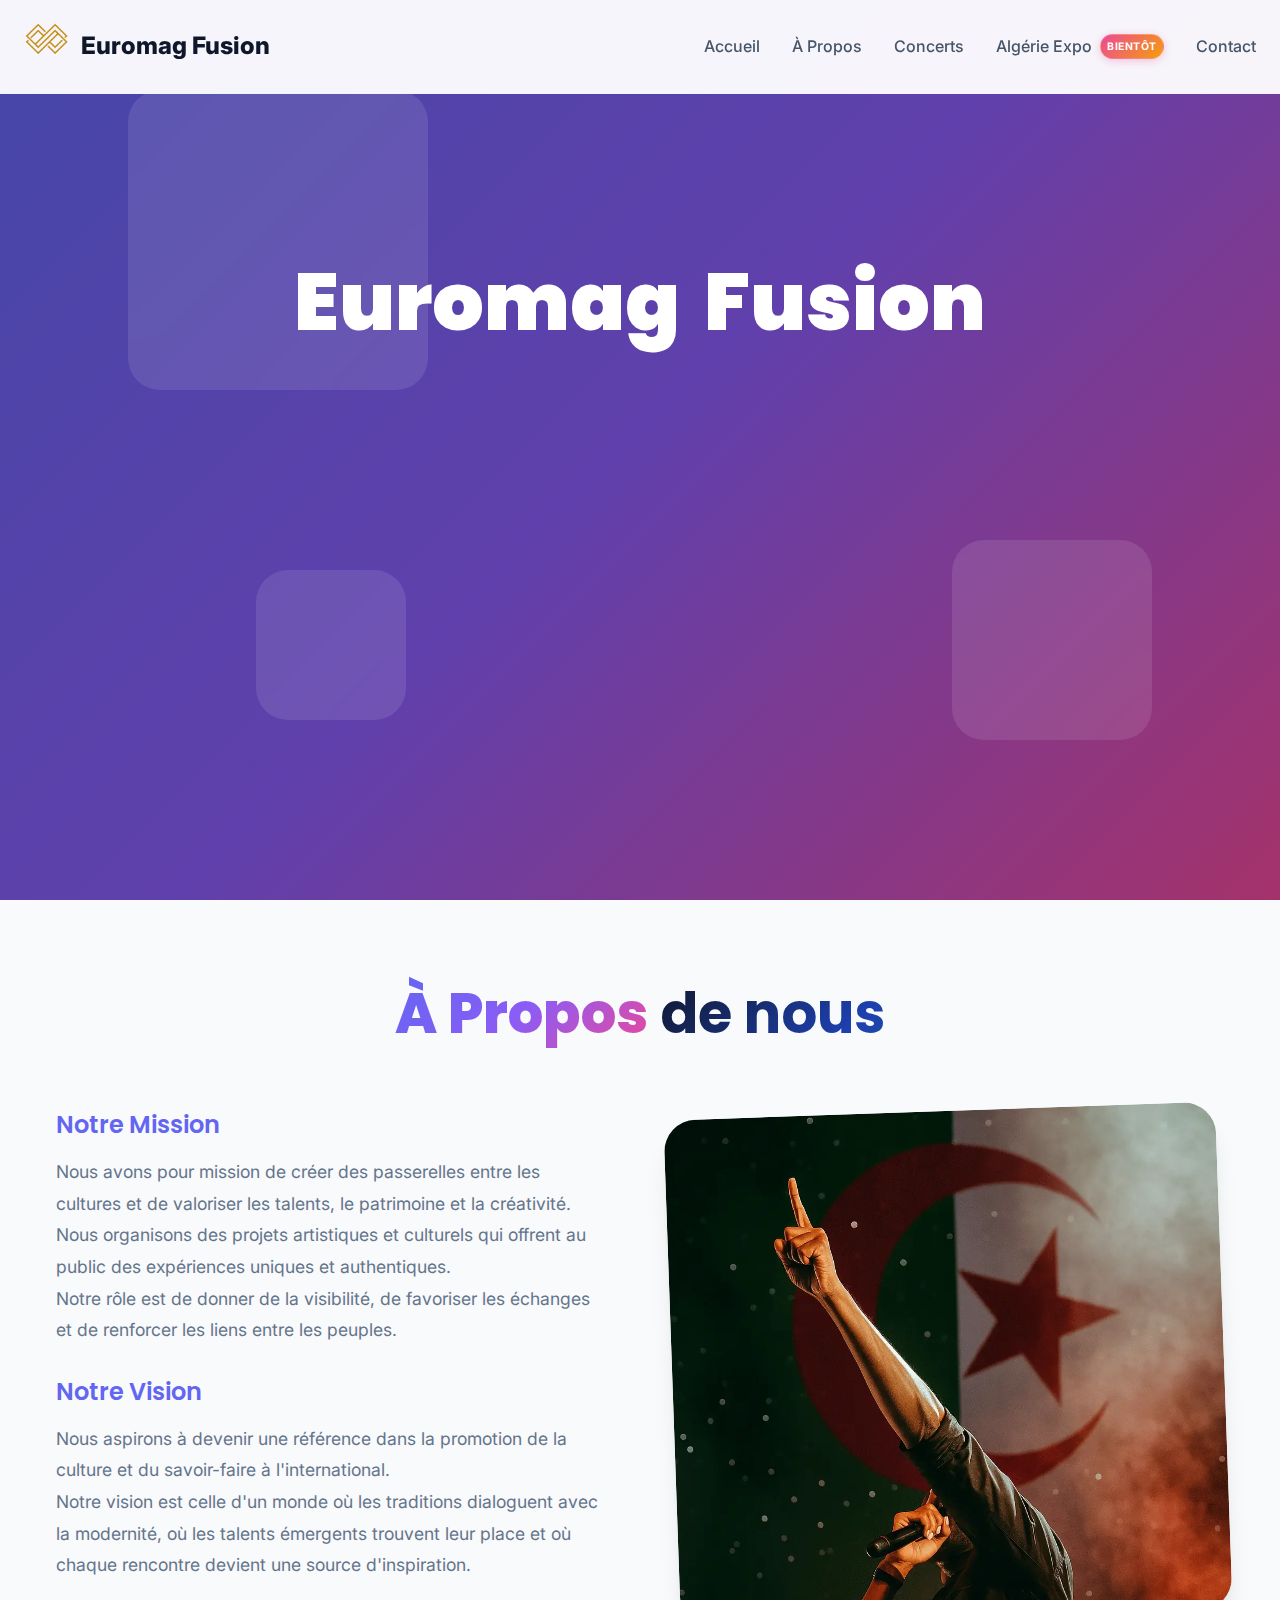
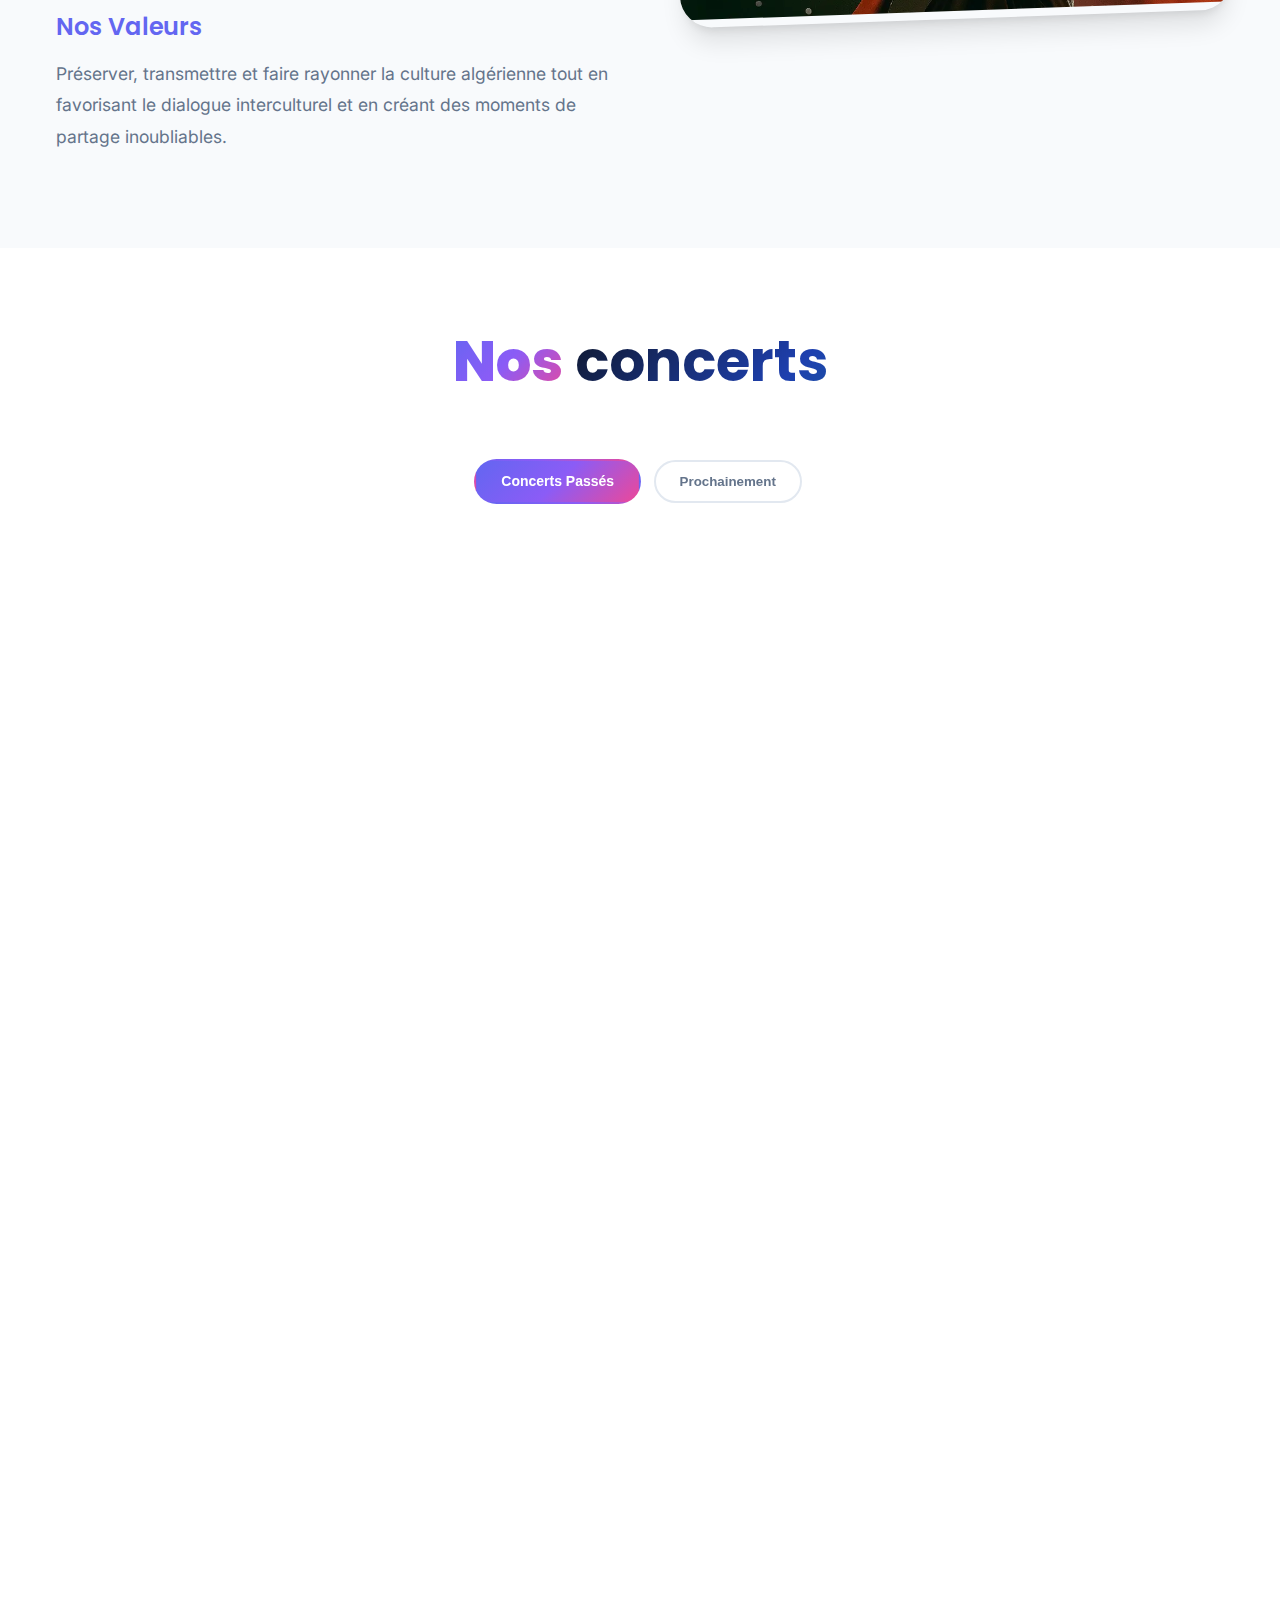
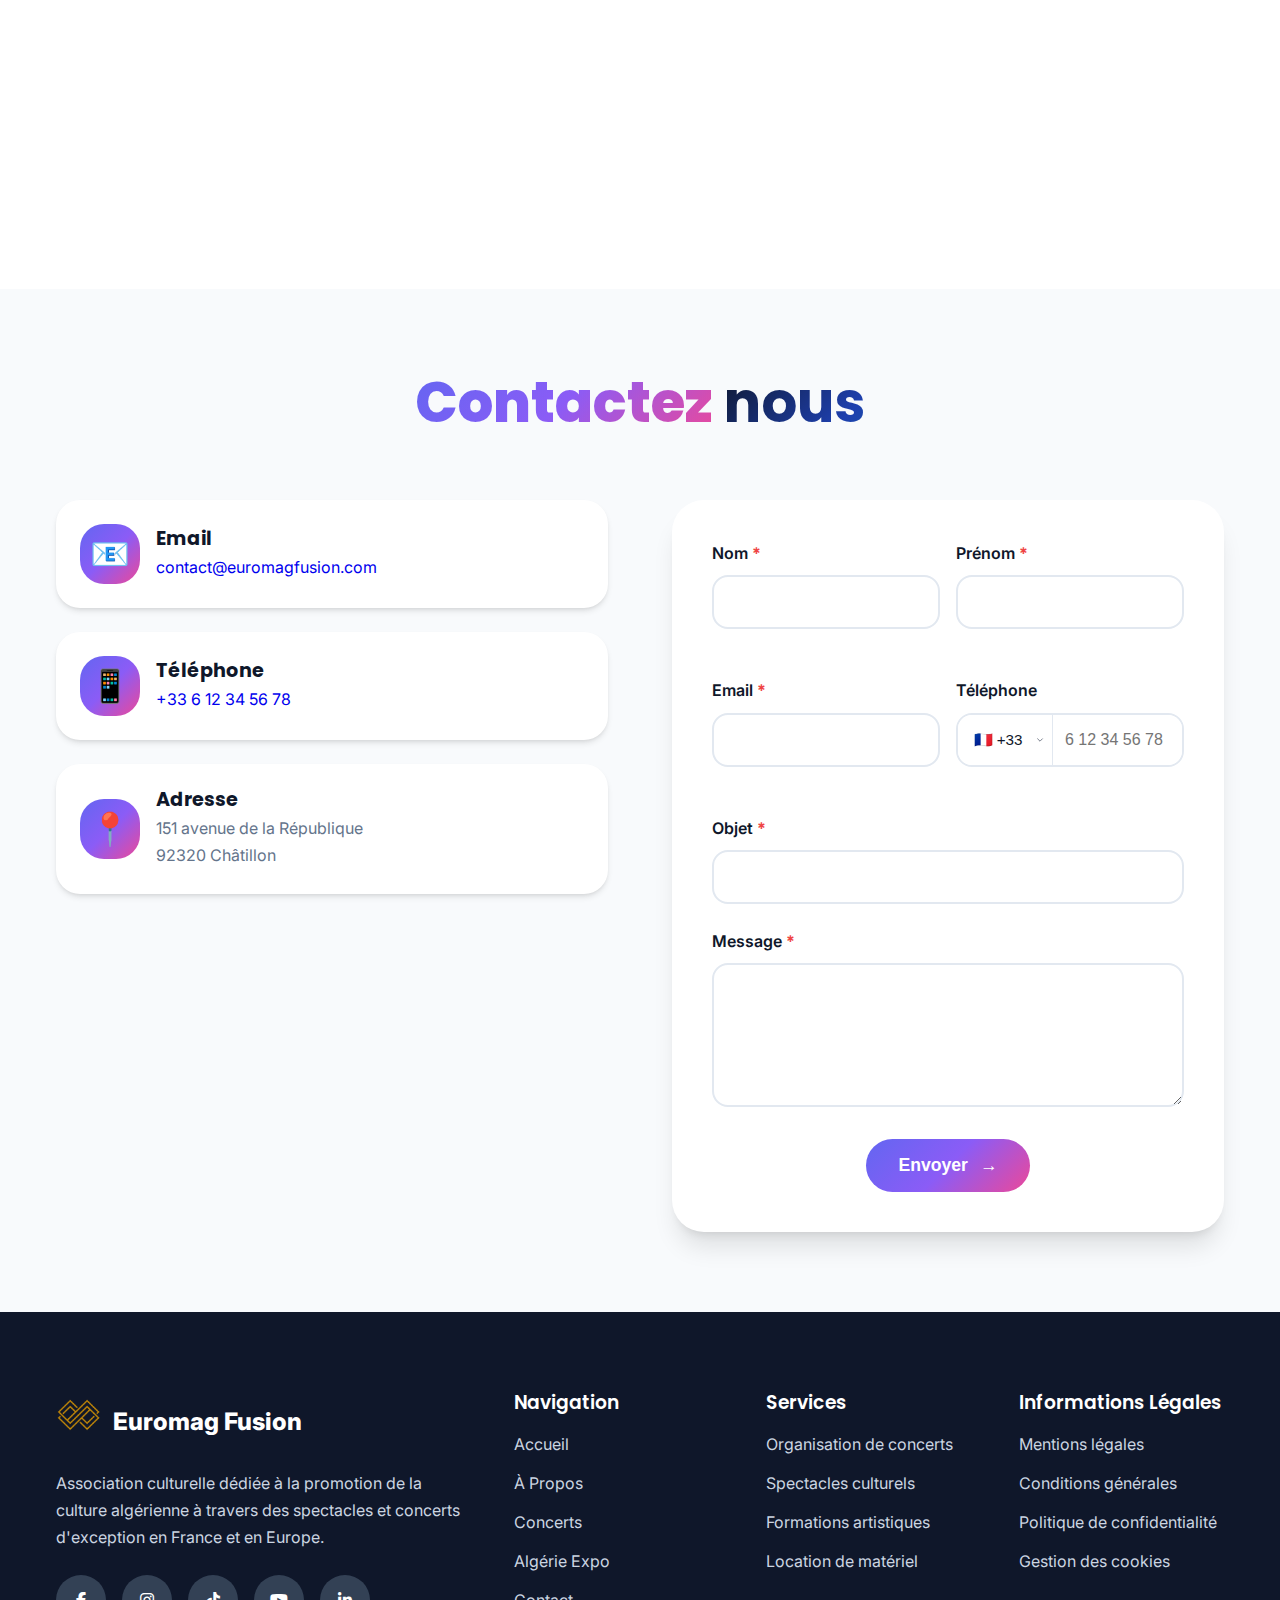
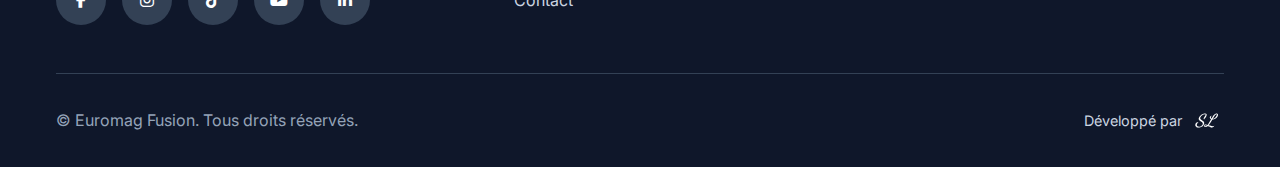
<file: index.html>
<!DOCTYPE html>
<html lang="fr">

<head>
    <meta charset="UTF-8">
    <meta name="viewport" content="width=device-width, initial-scale=1.0">
    <title>Euromag Fusion - Association Culturelle Algérienne à Paris</title>
    <meta name="description"
        content="Euromag Fusion, association culturelle algérienne à Paris. Organisation de spectacles, concerts et festivals pour promouvoir la culture algérienne en France et en Europe : musique, danse, concerts, traditions et formations artistiques." />
    <meta name="keywords"
        content="association culturelle algérienne, Euromag Fusion, concerts Paris, spectacles, concerts, diaspora, danse, musique raï, patrimoine algérien, festivité Paris" />
    <meta name="author" content="Euromag Fusion" />
    <meta property="og:title" content="Euromag Fusion - Association Culturelle Algérienne à Paris">
    <meta property="og:description"
        content="Promotion de la culture algérienne à travers spectacles, concerts, formations et rencontres en France et en Europe." />
    <meta property="og:image" content="./assets/img/logo.png" />
    <meta property="og:url" content="https://www.euromagfusion.com" />
    <meta property="og:type" content="website" />
    <meta name="twitter:card" content="summary_large_image">
    <meta name="twitter:title" content="Euromag Fusion - Association Culturelle Algérienne">
    <meta name="twitter:description"
        content="Découvrez la richesse de la culture algérienne en France : spectacles, événements, concerts, danses et plus." />
    <link rel="icon" type="image/x-icon" href="./assets/img/favicon.ico">
    <link
        href="https://fonts.googleapis.com/css2?family=Inter:wght@300;400;500;600;700;800&family=Poppins:wght@300;400;500;600;700;800&display=swap"
        rel="stylesheet">
    <link href="https://fonts.googleapis.com/css2?family=Dancing+Script:wght@400;600;700&display=swap" rel="stylesheet">
    <link rel="stylesheet" href="https://cdnjs.cloudflare.com/ajax/libs/font-awesome/6.4.2/css/all.min.css" />
    <link rel="stylesheet" href="./assets/css/common.css">
    <link rel="stylesheet" href="./assets/css/styles.css">
    <link rel="icon" type="image/png" href="./assets/img/logo.png">
    <script type="application/ld+json">
    {
      "@context": "https://schema.org",
      "@type": "Organization",
      "name": "Euromag Fusion",
      "url": "https://www.euromagfusion.com",
      "logo": "https://www.euromagfusion.com/assets/img/logo.png",
      "foundingDate": "2024",
      "location": {
        "@type": "Place",
        "address": {
          "@type": "PostalAddress",
          "addressLocality": "Paris",
          "addressCountry": "FR"
        }
      },
      "sameAs": [
        "https://www.facebook.com/euromagfusion",
        "https://www.instagram.com/euromagfusion",
        "https://www.youtube.com/@euromagfusion"
      ],
      "description": "Association culturelle algérienne qui organise des spectacles et concerts en France afin de promouvoir la musique, danse et traditions."
    }
    </script>
</head>

<body>
    <div class="particles" id="particles"></div>
    <nav class="navbar" id="navbar">
        <div class="nav-container">
            <a href="index.html" class="logo" title="Euromag Fusion, accueil">
                <span class="logo-icon"><img class="logo-img" src="./assets/img/logo.png" alt="Logo Euromag Fusion"
                        width="45" height="45" loading="lazy" /></span>
                <span class="logo-text">Euromag Fusion</span>
            </a>
            <ul class="nav-links">
                <li><a href="#accueil">Accueil</a></li>
                <li><a href="#apropos">À Propos</a></li>
                <li><a href="#evenements">Concerts</a></li>
                <li><a href="algerie-expo.html" class="expo-link"><span>Algérie Expo</span><span
                            class="coming-soon-tag">Bientôt</span></a></li>
                <li><a href="#contact">Contact</a></li>
            </ul>
            <div class="mobile-menu" id="mobileMenu">
                <span></span>
                <span></span>
                <span></span>
            </div>
        </div>
    </nav>

    <main>
        <section class="hero" id="accueil">
            <div class="hero-bg">
                <div class="hero-overlay"></div>
            </div>
            <div class="hero-content">
                <h1 class="hero-title">Euromag Fusion</h1>
                <p class="hero-subtitle"> Un espace de rencontres et de découvertes où les cultures se rassemblent,
                    s'expriment et s'illuminent.<br>
                    À travers nos événement, nous vous invitons à partager des moments uniques et à explorer la richesse
                    d'un patrimoine en mouvement.</p>
                <a href="#evenements" class="cta-button"><span>Découvrir nos concerts</span> <i class="arrow">→</i></a>
            </div>
            <div class="hero-shapes">
                <div class="shape shape-1"></div>
                <div class="shape shape-2"></div>
                <div class="shape shape-3"></div>
            </div>
        </section>

        <section class="section about" id="apropos">
            <div class="container">
                <h2 class="section-title"> <span class="title-accent">À Propos</span> <span class="title-main">de
                        nous</span></h2>
                <div class="about-content">
                    <div class="about-text">
                        <div class="text-block">
                            <h3>Notre Mission</h3>
                            <p>
                                Nous avons pour mission de créer des passerelles entre les cultures et de valoriser les
                                talents, le patrimoine et la créativité.<br>
                                Nous organisons des projets artistiques et culturels qui offrent au public des
                                expériences uniques et authentiques.<br>
                                Notre rôle est de donner de la visibilité, de favoriser les échanges et de renforcer les
                                liens entre les peuples.
                            </p>
                        </div>
                        <div class="text-block">
                            <h3>Notre Vision</h3>
                            <p>
                                Nous aspirons à devenir une référence dans la promotion de la culture et du savoir-faire
                                à l'international.<br>
                                Notre vision est celle d'un monde où les traditions dialoguent avec la modernité, où les
                                talents émergents trouvent leur place et où chaque rencontre devient une source
                                d'inspiration.
                            </p>
                        </div>
                        <div class="text-block">
                            <h3>Nos Valeurs</h3>
                            <p>Préserver, transmettre et faire rayonner la culture algérienne tout en favorisant le
                                dialogue interculturel et en créant des moments de partage inoubliables.</p>
                        </div>
                    </div>
                    <div class="about-visual">
                        <div class="about-image">
                            <img src="./assets/img/event.webp"
                                alt="Spectacle de danse et musique algérienne, culture et traditions" width="500"
                                height="500" loading="lazy">
                            <div class="image-overlay"></div>
                        </div>
                        <div class="music-genres">
                            <div class="genre-tag">Rassembler</div>
                            <div class="genre-tag">Partager</div>
                            <div class="genre-tag">Rayonner</div>
                            <div class="genre-tag">Esprit de Famille</div>
                            <div class="genre-tag">Ouverture</div>
                        </div>
                    </div>
                </div>
            </div>
        </section>

        <section class="section events" id="evenements">
            <div class="container">
                <h2 class="section-title"><span class="title-accent">Nos</span> <span class="title-main">concerts</span>
                </h2>
                <div class="events-tabs">
                    <button class="tab-btn active" data-tab="passes">Concerts Passés</button>
                    <button class="tab-btn" data-tab="avenir">Prochainement</button>
                </div>
                <div class="tab-content active" id="passes">
                    <div class="events-grid">
                        <article class="event-card" itemscope itemtype="https://schema.org/Event">
                            <div class="event-image">
                                <img src="./assets/img/event-chazil.webp" alt="Concert Raï Chazil à Paris, avril 2025"
                                    width="400" height="280" loading="lazy" itemprop="image">
                                <div class="event-badge completed">Terminé</div>
                                <div class="event-overlay">
                                    <button class="play-btn" data-video="https://www.youtube.com/watch?v=8hH7f3WKHyY"
                                        data-modal="videoModal">▶</button>
                                </div>
                            </div>
                            <div class="event-content">
                                <div class="event-meta">
                                    <span class="event-date" itemprop="startDate" content="2025-04-25">25 Avril
                                        2025</span>
                                    <span class="event-location" itemprop="location" itemscope
                                        itemtype="https://schema.org/Place">
                                        <span itemprop="name">New Morning, Paris</span>
                                    </span>
                                </div>
                                <h3 class="event-title" itemprop="name">CHAZIL</h3>
                                <p class="event-description" itemprop="description">
                                    Des mélodies envoûtantes qui ont transcendé le raï, ce style musical algérien
                                    moderne.
                                    Le public a été captivé par le talent de <strong>Chazil</strong>, qui a offert une
                                    réinterprétation audacieuse du patrimoine musical algérien.
                                </p>
                                <a href="event-details.html?event=chazil" class="read-more-btn"
                                    title="Lire plus sur le concert Chazil">Lire plus</a>
                            </div>
                        </article>
                        <article class="event-card" itemscope itemtype="https://schema.org/Event">
                            <div class="event-image">
                                <img src="./assets/img/event-babylone-djam-timoh.webp"
                                    alt="Concert Babylone, Djam & Timoh, pop-folk, Paris février 2025" width="400"
                                    height="280" loading="lazy" itemprop="image">
                                <div class="event-badge completed">Terminé</div>
                                <div class="event-overlay">
                                    <button class="play-btn" data-video="https://www.youtube.com/watch?v=ng6WRvuHRxM"
                                        data-modal="videoModal">▶</button>
                                </div>
                            </div>
                            <div class="event-content">
                                <div class="event-meta">
                                    <span class="event-date" itemprop="startDate" content="2025-02-15">15 Février
                                        2025</span>
                                    <span class="event-location" itemprop="location" itemscope
                                        itemtype="https://schema.org/Place">
                                        <span itemprop="name">Cabaret Sauvage, Paris</span>
                                    </span>
                                </div>
                                <h3 class="event-title" itemprop="name">BABYLONE, DJAM & TIMOH</h3>
                                <p class="event-description" itemprop="description">
                                    Un concert mémorable où la fusion des styles a créé une ambiance unique.
                                    <strong>Babylone</strong> en pop-folk, <strong>Djam & Timoh</strong> ont su marier
                                    chaâbi, rock et blues.
                                </p>
                                <a href="event-details.html?event=babylonedjamtimoh" class="read-more-btn"
                                    title="Lire plus sur Babylone et Djam & Timoh">Lire plus</a>
                            </div>
                        </article>
                        <article class="event-card" itemscope itemtype="https://schema.org/Event">
                            <div class="event-image">
                                <img src="./assets/img/event-kader-tarhanine-freeklane.webp"
                                    alt="Concert Kader Tarhanine & Freeklane à Paris, rock, reggae, gnaoua" width="400"
                                    height="280" loading="lazy" itemprop="image">
                                <div class="event-badge completed">Terminé</div>
                                <div class="event-overlay">
                                    <button class="play-btn" data-video="https://www.youtube.com/watch?v=c7UwD-7BBt0"
                                        data-modal="videoModal">▶</button>
                                </div>
                            </div>
                            <div class="event-content">
                                <div class="event-meta">
                                    <span class="event-date" itemprop="startDate" content="2024-09-15">15 Septembre
                                        2024</span>
                                    <span class="event-location" itemprop="location" itemscope
                                        itemtype="https://schema.org/Place">
                                        <span itemprop="name">Cabaret Sauvage, Paris</span>
                                    </span>
                                </div>
                                <h3 class="event-title" itemprop="name">KADER TARHANINE & FREEKLANE</h3>
                                <p class="event-description" itemprop="description">
                                    Une soirée inédite où la pop-folk touarègue s'est fusionnée avec les influences
                                    rock, reggae et gnaoua, avec <strong>Kader Tarhanine</strong> et
                                    <strong>Freeklane</strong>.
                                </p>
                                <a href="event-details.html?event=tarhaninefreeklane" class="read-more-btn"
                                    title="Lire plus sur Kader Tarhanine & Freeklane">Lire plus</a>
                            </div>
                        </article>
                    </div>
                </div>
                <div class="tab-content" id="avenir">
                    <div class="upcoming-content">
                        <div class="upcoming-message">
                            <div class="upcoming-icon"><i class="fas fa-calendar-plus"></i></div>
                            <h3>De nouveaux concerts arrivent bientôt !</h3>
                            <p>Nous préparons actuellement de magnifiques concerts culturels qui célèbreront la
                                richesse de la culture algérienne. Restez connectés pour découvrir nos prochaines
                                programmations.</p>
                            <div class="newsletter--signup">
                                <h4>Ne manquez rien de nos concerts</h4>
                                <form class="newsletter--form" id="newsletterForm">
                                    <div class="newsletter--input--group">
                                        <input type="text" name="_gotcha" style="display:none">
                                        <input type="email" placeholder="Votre adresse email" required>
                                        <button type="submit"><i class="fas fa-paper-plane"></i></button>
                                    </div>
                                </form>
                            </div>
                            <div class="follow-us">
                                <h4>Suivez-nous</h4>
                                <div class="social-links">
                                    <a href="#" class="social-link event-facebook"
                                        aria-label="Facebook Euromag Fusion"><i class="fab fa-facebook-f"></i></a>
                                    <a href="#" class="social-link event-instagram"
                                        aria-label="Instagram Euromag Fusion"><i class="fab fa-instagram"></i></a>
                                    <a href="#" class="social-link event-tiktok" aria-label="TikTok Euromag Fusion"><i
                                            class="fab fa-tiktok"></i></a>
                                    <a href="#" class="social-link event-youtube" aria-label="Youtube Euromag Fusion"><i
                                            class="fab fa-youtube"></i></a>
                                    <a href="#" class="social-link event-linkedin"
                                        aria-label="LinkedIn Euromag Fusion"><i class="fab fa-linkedin-in"></i></a>
                                </div>
                            </div>
                        </div>
                    </div>
                </div>
            </div>
        </section>

        <section class="section contact" id="contact">
            <div class="container">
                <h2 class="section-title"><span class="title-accent">Contactez</span> <span
                        class="title-main">nous</span></h2>
                <div class="contact-content">
                    <div class="contact-info">
                        <div class="contact-card">
                            <span class="contact-icon" aria-label="Email">📧</span>
                            <div class="contact-details">
                                <h3>Email</h3>
                                <p><a href="mailto:contact@euromagfusion.com"
                                        title="Envoyer un mail">contact@euromagfusion.com</a></p>
                            </div>
                        </div>
                        <div class="contact-card">
                            <span class="contact-icon" aria-label="Téléphone">📱</span>
                            <div class="contact-details">
                                <h3>Téléphone</h3>
                                <p><a href="tel:+33612345678" title="Appeler Euromag Fusion">+33 6 12 34 56 78</a></p>
                            </div>
                        </div>
                        <div class="contact-card">
                            <span class="contact-icon" aria-label="Adresse">📍</span>
                            <div class="contact-details">
                                <h3>Adresse</h3>
                                <p>151 avenue de la République<br>92320 Châtillon</p>
                            </div>
                        </div>
                    </div>
                    <form class="contact-form" id="contactForm" method="POST">
                        <input type="text" name="_gotcha" style="display:none">
                        <div class="form-row">
                            <div class="form-group">
                                <label for="nom" class="required-field">Nom</label>
                                <input type="text" id="nom" name="nom" required>
                            </div>
                            <div class="form-group">
                                <label for="prenom" class="required-field">Prénom</label>
                                <input type="text" id="prenom" name="prenom" required>
                            </div>
                        </div>
                        <div class="form-row">
                            <div class="form-group">
                                <label for="email" class="required-field">Email</label>
                                <input type="email" id="email" name="email" required>
                            </div>
                            <div class="form-group">
                                <label for="telephone">Téléphone</label>
                                <div class="phone-input-group">
                                    <select id="country-code" name="country-code" class="country-code-select">
                                        <option value="+33">🇫🇷 +33</option>
                                        <option value="+213">🇩🇿 +213</option>
                                        <option value="+212">🇲🇦 +212</option>
                                        <option value="+216">🇹🇳 +216</option>
                                        
                                        <option value="+93">🇦🇫 +93</option>
                                        <option value="+355">🇦🇱 +355</option>
                                        <option value="+376">🇦🇩 +376</option>
                                        <option value="+244">🇦🇴 +244</option>
                                        <option value="+1264">🇦🇮 +1264</option>
                                        <option value="+1268">🇦🇬 +1268</option>
                                        <option value="+54">🇦🇷 +54</option>
                                        <option value="+374">🇦🇲 +374</option>
                                        <option value="+297">🇦🇼 +297</option>
                                        <option value="+61">🇦🇺 +61</option>
                                        <option value="+43">🇦🇹 +43</option>
                                        <option value="+994">🇦🇿 +994</option>
                                        <option value="+1242">🇧🇸 +1242</option>
                                        <option value="+973">🇧🇭 +973</option>
                                        <option value="+880">🇧🇩 +880</option>
                                        <option value="+1246">🇧🇧 +1246</option>
                                        <option value="+375">🇧🇾 +375</option>
                                        <option value="+32">🇧🇪 +32</option>
                                        <option value="+501">🇧🇿 +501</option>
                                        <option value="+229">🇧🇯 +229</option>
                                        <option value="+1441">🇧🇲 +1441</option>
                                        <option value="+975">🇧🇹 +975</option>
                                        <option value="+591">🇧🇴 +591</option>
                                        <option value="+387">🇧🇦 +387</option>
                                        <option value="+267">🇧🇼 +267</option>
                                        <option value="+55">🇧🇷 +55</option>
                                        <option value="+673">🇧🇳 +673</option>
                                        <option value="+359">🇧🇬 +359</option>
                                        <option value="+226">🇧🇫 +226</option>
                                        <option value="+257">🇧🇮 +257</option>
                                        <option value="+238">🇨🇻 +238</option>
                                        <option value="+855">🇰🇭 +855</option>
                                        <option value="+237">🇨🇲 +237</option>
                                        <option value="+1">🇨🇦 +1</option>
                                        <option value="+235">🇹🇩 +235</option>
                                        <option value="+56">🇨🇱 +56</option>
                                        <option value="+86">🇨🇳 +86</option>
                                        <option value="+57">🇨🇴 +57</option>
                                        <option value="+269">🇰🇲 +269</option>
                                        <option value="+242">🇨🇬 +242</option>
                                        <option value="+243">🇨🇩 +243</option>
                                        <option value="+506">🇨🇷 +506</option>
                                        <option value="+385">🇭🇷 +385</option>
                                        <option value="+53">🇨🇺 +53</option>
                                        <option value="+357">🇨🇾 +357</option>
                                        <option value="+420">🇨🇿 +420</option>
                                        <option value="+45">🇩🇰 +45</option>
                                        <option value="+253">🇩🇯 +253</option>
                                        <option value="+1767">🇩🇲 +1767</option>
                                        <option value="+1">🇩🇴 +1</option>
                                        <option value="+593">🇪🇨 +593</option>
                                        <option value="+20">🇪🇬 +20</option>
                                        <option value="+503">🇸🇻 +503</option>
                                        <option value="+240">🇬🇶 +240</option>
                                        <option value="+291">🇪🇷 +291</option>
                                        <option value="+372">🇪🇪 +372</option>
                                        <option value="+251">🇪🇹 +251</option>
                                        <option value="+679">🇫🇯 +679</option>
                                        <option value="+358">🇫🇮 +358</option>
                                        <option value="+241">🇬🇦 +241</option>
                                        <option value="+220">🇬🇲 +220</option>
                                        <option value="+995">🇬🇪 +995</option>
                                        <option value="+49">🇩🇪 +49</option>
                                        <option value="+233">🇬🇭 +233</option>
                                        <option value="+30">🇬🇷 +30</option>
                                        <option value="+1473">🇬🇩 +1473</option>
                                        <option value="+1">🇬🇺 +1</option>
                                        <option value="+502">🇬🇹 +502</option>
                                        <option value="+224">🇬🇳 +224</option>
                                        <option value="+245">🇬🇼 +245</option>
                                        <option value="+592">🇬🇾 +592</option>
                                        <option value="+509">🇭🇹 +509</option>
                                        <option value="+504">🇭🇳 +504</option>
                                        <option value="+852">🇭🇰 +852</option>
                                        <option value="+36">🇭🇺 +36</option>
                                        <option value="+354">🇮🇸 +354</option>
                                        <option value="+91">🇮🇳 +91</option>
                                        <option value="+62">🇮🇩 +62</option>
                                        <option value="+98">🇮🇷 +98</option>
                                        <option value="+964">🇮🇶 +964</option>
                                        <option value="+353">🇮🇪 +353</option>
                                        <option value="+972">🇮🇱 +972</option>
                                        <option value="+39">🇮🇹 +39</option>
                                        <option value="+81">🇯🇵 +81</option>
                                        <option value="+962">🇯🇴 +962</option>
                                        <option value="+7">🇰🇿 +7</option>
                                        <option value="+254">🇰🇪 +254</option>
                                        <option value="+686">🇰🇮 +686</option>
                                        <option value="+850">🇰🇵 +850</option>
                                        <option value="+82">🇰🇷 +82</option>
                                        <option value="+965">🇰🇼 +965</option>
                                        <option value="+996">🇰🇬 +996</option>
                                        <option value="+856">🇱🇦 +856</option>
                                        <option value="+371">🇱🇻 +371</option>
                                        <option value="+961">🇱🇧 +961</option>
                                        <option value="+266">🇱🇸 +266</option>
                                        <option value="+231">🇱🇷 +231</option>
                                        <option value="+423">🇱🇮 +423</option>
                                        <option value="+370">🇱🇹 +370</option>
                                        <option value="+352">🇱🇺 +352</option>
                                        <option value="+261">🇲🇬 +261</option>
                                        <option value="+265">🇲🇼 +265</option>
                                        <option value="+60">🇲🇾 +60</option>
                                        <option value="+960">🇲🇻 +960</option>
                                        <option value="+356">🇲🇹 +356</option>
                                        <option value="+223">🇲🇱 +223</option>
                                        <option value="+222">🇲🇷 +222</option>
                                        <option value="+230">🇲🇺 +230</option>
                                        <option value="+52">🇲🇽 +52</option>
                                        <option value="+373">🇲🇩 +373</option>
                                        <option value="+377">🇲🇨 +377</option>
                                        <option value="+976">🇲🇳 +976</option>
                                        <option value="+382">🇲🇪 +382</option>
                                        <option value="+1">🇲🇸 +1</option>
                                        <option value="+258">🇲🇿 +258</option>
                                        <option value="+95">🇲🇲 +95</option>
                                        <option value="+264">🇳🇦 +264</option>
                                        <option value="+674">🇳🇷 +674</option>
                                        <option value="+977">🇳🇵 +977</option>
                                        <option value="+31">🇳🇱 +31</option>
                                        <option value="+687">🇳🇨 +687</option>
                                        <option value="+64">🇳🇿 +64</option>
                                        <option value="+505">🇳🇮 +505</option>
                                        <option value="+227">🇳🇪 +227</option>
                                        <option value="+234">🇳🇬 +234</option>
                                        <option value="+683">🇳🇺 +683</option>
                                        <option value="+672">🇳🇫 +672</option>
                                        <option value="+47">🇳🇴 +47</option>
                                        <option value="+968">🇴🇲 +968</option>
                                        <option value="+92">🇵🇰 +92</option>
                                        <option value="+680">🇵🇼 +680</option>
                                        <option value="+507">🇵🇦 +507</option>
                                        <option value="+675">🇵🇬 +675</option>
                                        <option value="+595">🇵🇾 +595</option>
                                        <option value="+51">🇵🇪 +51</option>
                                        <option value="+63">🇵🇭 +63</option>
                                        <option value="+48">🇵🇱 +48</option>
                                        <option value="+351">🇵🇹 +351</option>
                                        <option value="+1">🇵🇷 +1</option>
                                        <option value="+974">🇶🇦 +974</option>
                                        <option value="+262">🇷🇪 +262</option>
                                        <option value="+40">🇷🇴 +40</option>
                                        <option value="+7">🇷🇺 +7</option>
                                        <option value="+250">🇷🇼 +250</option>
                                        <option value="+590">🇧🇱 +590</option>
                                        <option value="+290">🇸🇭 +290</option>
                                        <option value="+1">🇰🇳 +1</option>
                                        <option value="+1">🇱🇨 +1</option>
                                        <option value="+590">🇲🇫 +590</option>
                                        <option value="+508">🇵🇲 +508</option>
                                        <option value="+1">🇻🇨 +1</option>
                                        <option value="+685">🇼🇸 +685</option>
                                        <option value="+378">🇸🇲 +378</option>
                                        <option value="+239">🇸🇹 +239</option>
                                        <option value="+966">🇸🇦 +966</option>
                                        <option value="+221">🇸🇳 +221</option>
                                        <option value="+381">🇷🇸 +381</option>
                                        <option value="+248">🇸🇨 +248</option>
                                        <option value="+232">🇸🇱 +232</option>
                                        <option value="+65">🇸🇬 +65</option>
                                        <option value="+1">🇸🇽 +1</option>
                                        <option value="+421">🇸🇰 +421</option>
                                        <option value="+386">🇸🇮 +386</option>
                                        <option value="+677">🇸🇧 +677</option>
                                        <option value="+252">🇸🇴 +252</option>
                                        <option value="+27">🇿🇦 +27</option>
                                        <option value="+211">🇸🇸 +211</option>
                                        <option value="+34">🇪🇸 +34</option>
                                        <option value="+94">🇱🇰 +94</option>
                                        <option value="+249">🇸🇩 +249</option>
                                        <option value="+597">🇸🇷 +597</option>
                                        <option value="+268">🇸🇿 +268</option>
                                        <option value="+46">🇸🇪 +46</option>
                                        <option value="+41">🇨🇭 +41</option>
                                        <option value="+963">🇸🇾 +963</option>
                                        <option value="+886">🇹🇼 +886</option>
                                        <option value="+992">🇹🇯 +992</option>
                                        <option value="+255">🇹🇿 +255</option>
                                        <option value="+66">🇹🇭 +66</option>
                                        <option value="+670">🇹🇱 +670</option>
                                        <option value="+228">🇹🇬 +228</option>
                                        <option value="+690">🇹🇰 +690</option>
                                        <option value="+676">🇹🇴 +676</option>
                                        <option value="+1">🇹🇹 +1</option>
                                        <option value="+90">🇹🇷 +90</option>
                                        <option value="+993">🇹🇲 +993</option>
                                        <option value="+1">🇹🇨 +1</option>
                                        <option value="+256">🇺🇬 +256</option>
                                        <option value="+380">🇺🇦 +380</option>
                                        <option value="+971">🇦🇪 +971</option>
                                        <option value="+44">🇬🇧 +44</option>
                                        <option value="+1">🇺🇸 +1</option>
                                        <option value="+598">🇺🇾 +598</option>
                                        <option value="+998">🇺🇿 +998</option>
                                        <option value="+678">🇻🇺 +678</option>
                                        <option value="+39">🇻🇦 +39</option>
                                        <option value="+58">🇻🇪 +58</option>
                                        <option value="+84">🇻🇳 +84</option>
                                        <option value="+1">🇻🇬 +1</option>
                                        <option value="+1">🇻🇮 +1</option>
                                        <option value="+681">🇼🇫 +681</option>
                                        <option value="+212">🇪🇭 +212</option>
                                        <option value="+967">🇾🇪 +967</option>
                                        <option value="+260">🇿🇲 +260</option>
                                        <option value="+263">🇿🇼 +263</option>
                                    </select>

                                    <input type="tel" id="telephone" name="telephone" placeholder="6 12 34 56 78">
                                </div>
                            </div>
                        </div>
                        <div class="form-group">
                            <label for="sujet" class="required-field">Objet</label>
                            <input type="text" id="sujet" name="sujet" required>
                        </div>
                        <div class="form-group">
                            <label for="message" class="required-field">Message</label>
                            <textarea id="message" name="message" rows="6" required></textarea>
                        </div>
                        <button type="submit" class="submit-btn"><span>Envoyer</span> <i class="arrow">→</i></button>
                    </form>
                </div>
            </div>
        </section>
    </main>


    <footer class="footer">
        <div class="container">
            <div class="footer-content">
                <div class="footer-section">
                    <div class="footer-logo">
                        <span class="logo-icon"><img class="logo-img" src="./assets/img/logo.png"
                                alt="Logo Euromag Fusion" width="45" height="45" loading="lazy" /></span>
                        <span class="logo-text">Euromag Fusion</span>
                    </div>
                    <p>Association culturelle dédiée à la promotion de la culture algérienne à travers des spectacles et
                        concerts d'exception en France et en Europe.</p>
                    <div class="social-links">
                        <a href="#" class="social-link facebook" aria-label="Facebook Euromag Fusion"><i
                                class="fab fa-facebook-f"></i></a>
                        <a href="#" class="social-link instagram" aria-label="Instagram Euromag Fusion"><i
                                class="fab fa-instagram"></i></a>
                        <a href="#" class="social-link tiktok" aria-label="TikTok Euromag Fusion"><i
                                class="fab fa-tiktok"></i></a>
                        <a href="#" class="social-link youtube" aria-label="Youtube Euromag Fusion"><i
                                class="fab fa-youtube"></i></a>
                        <a href="#" class="social-link linkedin" aria-label="LinkedIn Euromag Fusion"><i
                                class="fab fa-linkedin-in"></i></a>
                    </div>
                </div>
                <div class="footer-section">
                    <h3>Navigation</h3>
                    <ul class="footer-links">
                        <li><a href="#accueil">Accueil</a></li>
                        <li><a href="#apropos">À Propos</a></li>
                        <li><a href="#evenements">Concerts</a></li>
                        <li><a href="algerie-expo.html">Algérie Expo</a></li>
                        <li><a href="#contact">Contact</a></li>
                    </ul>
                </div>
                <div class="footer-section">
                    <h3>Services</h3>
                    <ul class="footer-links">
                        <li><a href="#">Organisation de concerts</a></li>
                        <li><a href="#">Spectacles culturels</a></li>
                        <li><a href="#">Formations artistiques</a></li>
                        <li><a href="#">Location de matériel</a></li>
                    </ul>
                </div>
                <div class="footer-section">
                    <h3>Informations Légales</h3>
                    <ul class="footer-links">
                        <li><a href="#" class="legal-link" data-legal="mentions">Mentions légales</a></li>
                        <li><a href="#" class="legal-link" data-legal="conditions">Conditions générales</a></li>
                        <li><a href="#" class="legal-link" data-legal="confidentialite">Politique de confidentialité</a>
                        </li>
                        <li><a href="#" class="legal-link" data-legal="cookies">Gestion des cookies</a></li>
                    </ul>
                </div>
            </div>
            <div class="footer-bottom">
                <p>&copy; <span id="current-year"></span> Euromag Fusion. Tous droits réservés.</p>
                <p class="developer-credit">Développé par <a href="mailto:shakbaz@gmail.com" class="developer-link"
                        title="Contacter le développeur">SL</a></p>
            </div>
        </div>
    </footer>

    <div id="videoModal" class="modal">
        <div class="modal-content video-modal-content">
            <span class="close-btn">&times;</span>
            <div class="video-wrapper">
                <iframe id="videoFrame" src="" frameborder="0" allowfullscreen
                    title="Vidéo concert Euromag Fusion"></iframe>
            </div>
        </div>
    </div>

    <div id="legalModal" class="modal">
        <div class="modal-content legal-modal-content">
            <span class="close-btn">&times;</span>
            <div id="legalContent"></div>
        </div>
    </div>
    <button class="scroll-top" id="scrollTop" aria-label="Remonter en haut de la page">↑</button>
    <script src="./assets/js/common.js"></script>
    <script src="./assets/js/script.js"></script>
</body>

</html>
</file>
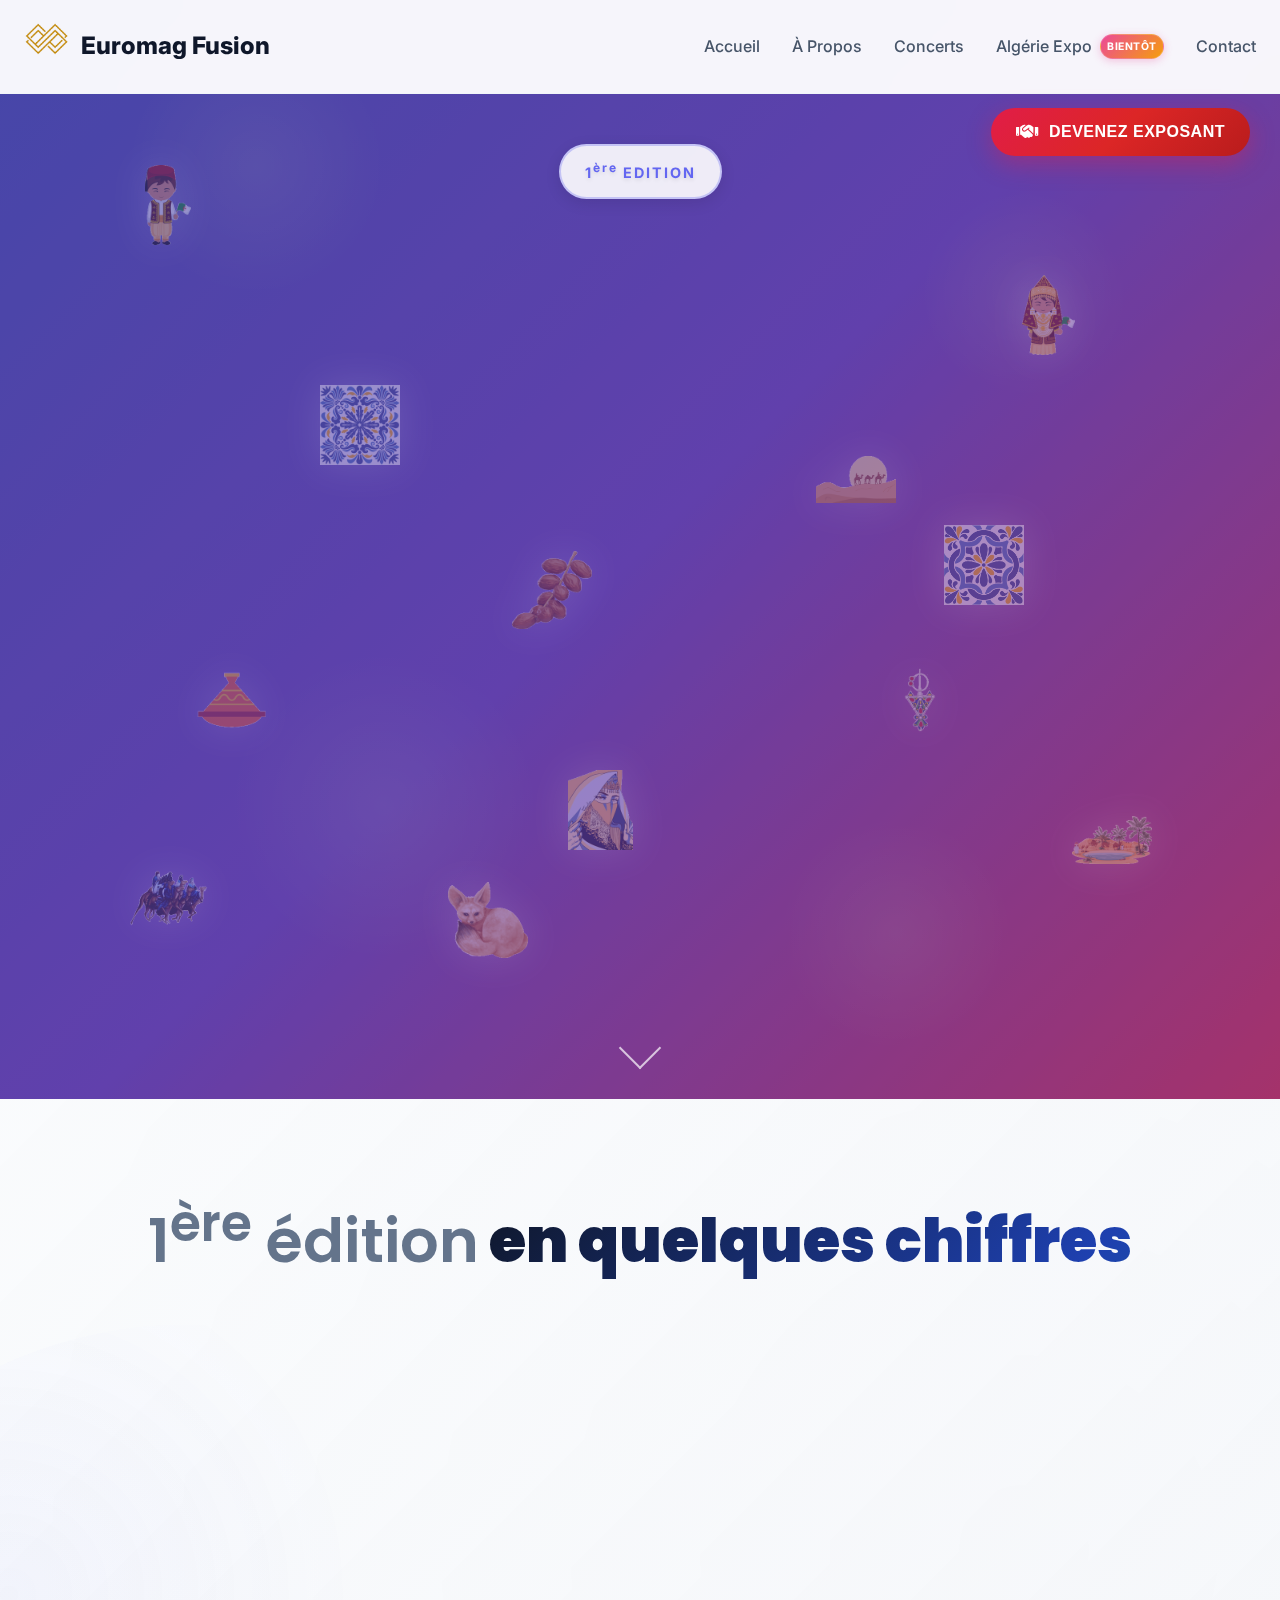
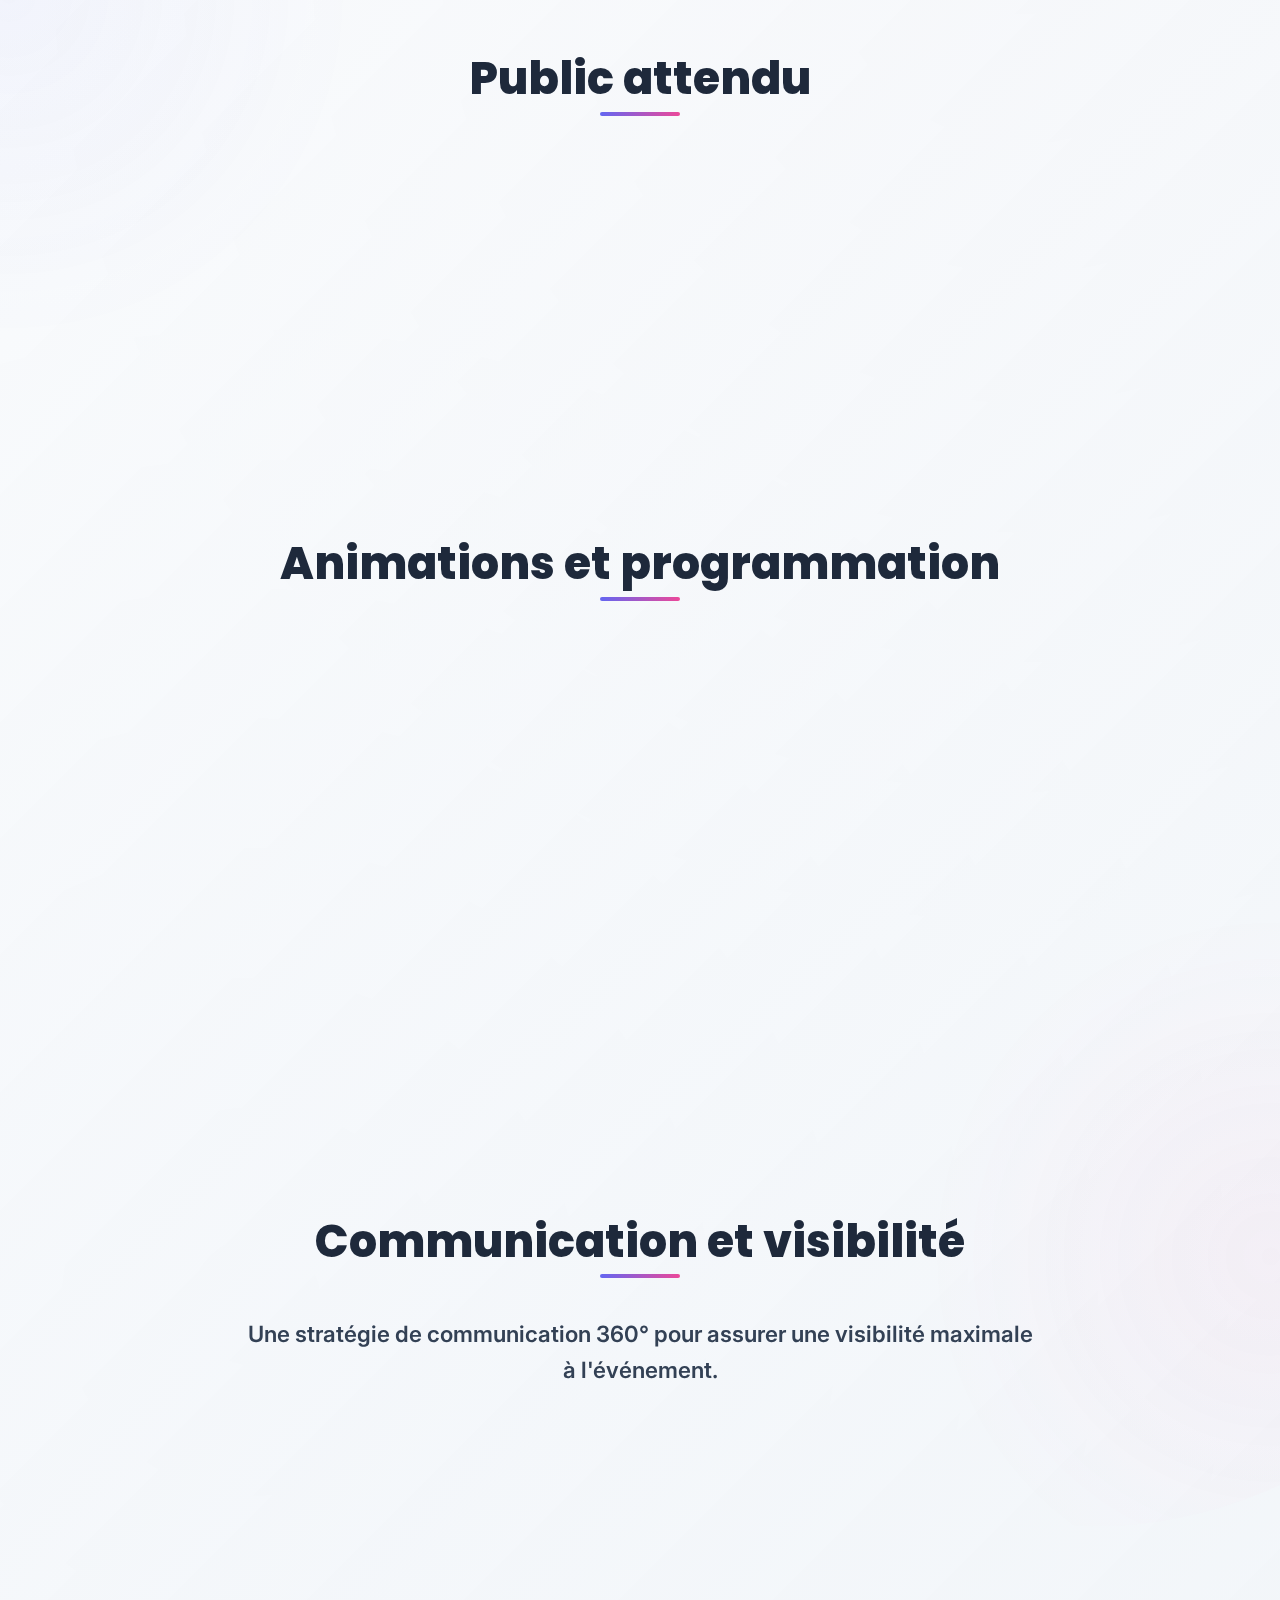
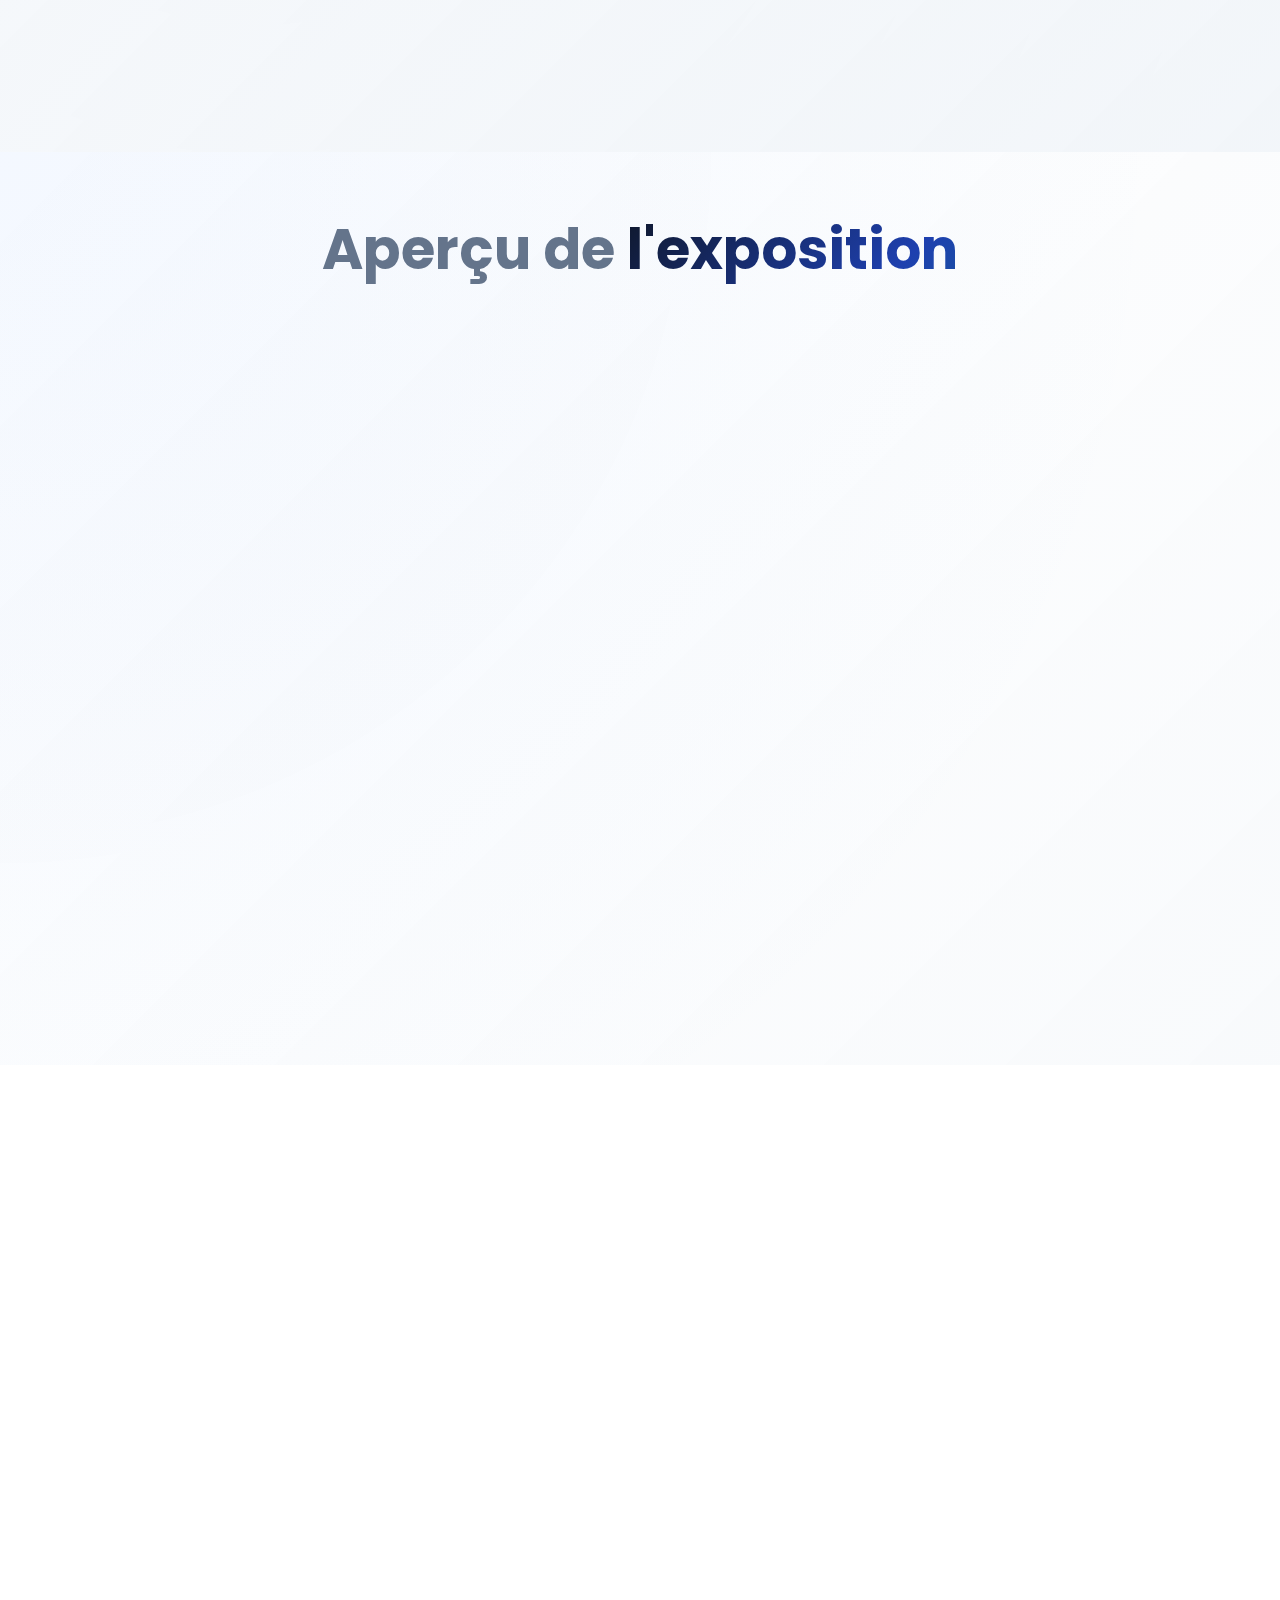
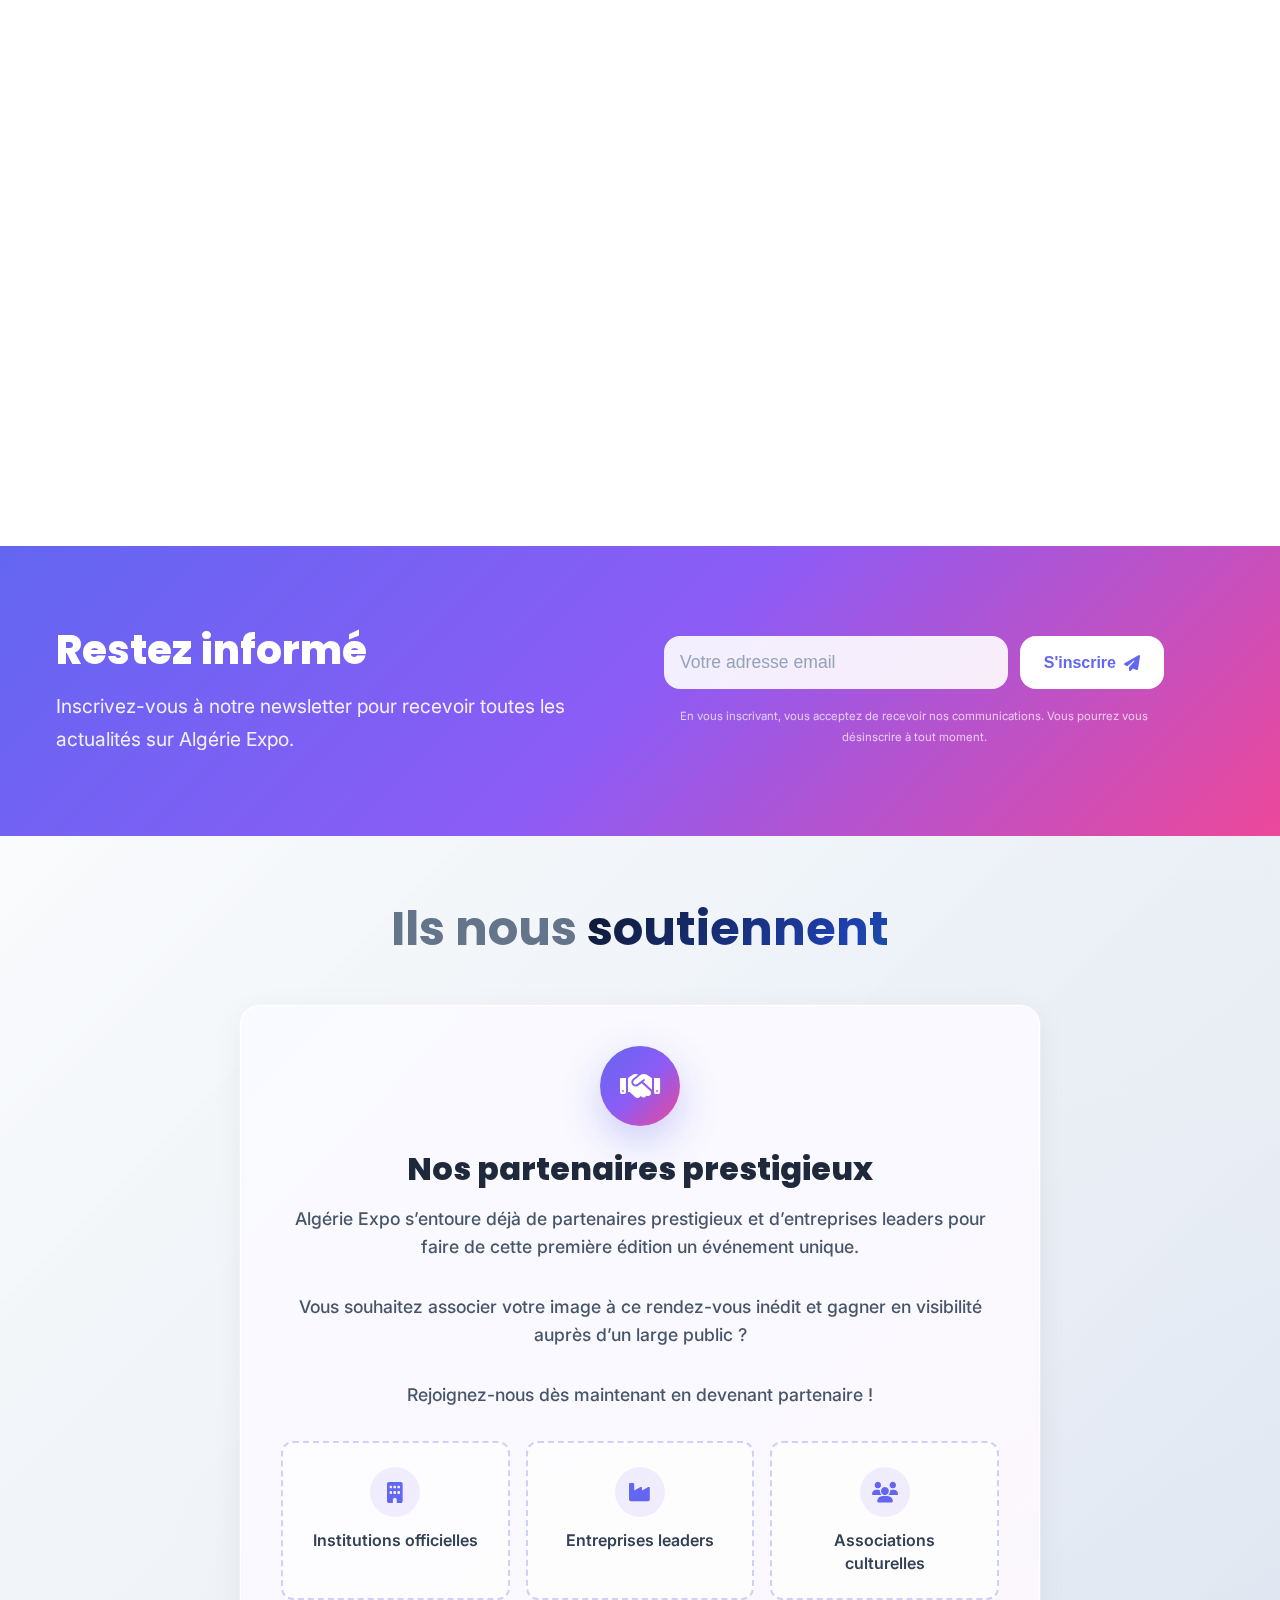
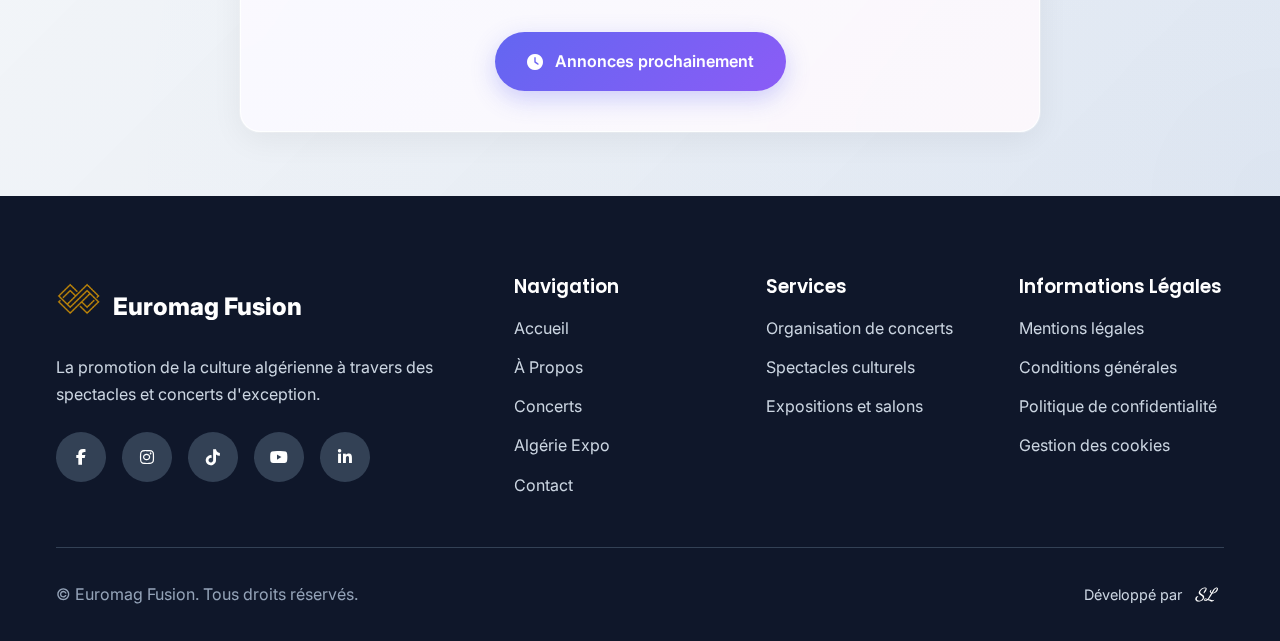
<file: algerie-expo.html>
<!DOCTYPE html>
<html lang="fr">

<head>
    <meta charset="UTF-8">
    <meta http-equiv="X-UA-Compatible" content="IE=edge">
    <meta name="viewport" content="width=device-width, initial-scale=1.0">
    <title>Algérie Expo - Euromag Fusion</title>
    <meta name="description"
        content="Algérie Expo - Une exposition exceptionnelle dédiée au patrimoine et à la culture algérienne. Bientôt disponible.">

    <link href="https://fonts.googleapis.com/css2?family=Dancing+Script:wght@400;600;700&display=swap" rel="stylesheet">
    <meta name="robots" content="index, follow">
    <script type="application/ld+json">
    {
      "@context": "https://schema.org",
      "@type": "Event",
      "name": "Algérie Expo Paris 2026",
      "description": "Le premier salon international dédié à l'Algérie à Paris, pour explorer patrimoine, culture, tourisme et innovation.",
      "startDate": "2026-04-18",
      "endDate": "2026-04-19",
      "location": {
        "@type": "Place",
        "name": "Algérie Expo",
        "address": {
          "@type": "PostalAddress",
          "addressLocality": "Paris",
          "postalCode": "75019",
          "addressCountry": "FR"
        }
      },
      "image": ["https://www.euromagfusion.com/assets/img/algerie-expo.jpg"],
      "organizer": {
        "@type": "Organization",
        "name": "Euromag Fusion",
        "url": "https://www.euromagfusion.com"
      }
    }
    </script>
    <link
        href="https://fonts.googleapis.com/css2?family=Inter:wght@300;400;500;600;700;800&family=Poppins:wght@300;400;500;600;700;800&display=swap"
        rel="stylesheet">
    <link rel="stylesheet" href="https://cdnjs.cloudflare.com/ajax/libs/font-awesome/6.2.1/css/all.min.css" />
    <link rel="stylesheet" href="./assets/css/styles-algerie-expo.css">
    <link rel="stylesheet" href="./assets/css/common.css">
    <link rel="icon" type="image/x-icon" href="./assets/img/favicon.ico">
</head>

<body>
    <div class="particles" id="particles"></div>

    <nav class="navbar" id="navbar">
        <div class="nav-container">
            <a href="index.html" class="logo" title="Euromag Fusion, accueil">
                <span class="logo-icon"><img class="logo-img" src="./assets/img/logo.png" alt="Logo Euromag Fusion"
                        loading="lazy" /></span>
                <span class="logo-text">Euromag Fusion</span>
            </a>
            <ul class="nav-links">
                <li><a href="index.html">Accueil</a></li>
                <li><a href="index.html#apropos">À Propos</a></li>
                <li><a href="index.html#evenements">Concerts</a></li>
                <li><a href="algerie-expo.html" class="expo-link">
                        <span>Algérie Expo</span>
                        <span class="coming-soon-tag">Bientôt</span>
                    </a></li>
                <li><a href="index.html#contact">Contact</a></li>
            </ul>
            <div class="mobile-menu" id="mobileMenu" role="button" aria-label="Menu mobile" tabindex="0">
                <span></span>
                <span></span>
                <span></span>
            </div>
        </div>
    </nav>

    <div class="floating-exhibitor-btn" id="floatingExhibitorBtn">
        <button class="exhibitor-btn" id="exhibitorBtn">
            <i class="fas fa-handshake"></i>
            <span>DEVENEZ EXPOSANT</span>
        </button>
    </div>

    <section class="coming-soon-hero">
        <div class="hero-background">
            <div class="hero-overlay"></div>
            <div class="floating-elements">
                <div class="float-element element-1"></div>
                <div class="float-element element-2"></div>
                <div class="float-element element-3"></div>
                <div class="float-element element-4"></div>
                <div class="float-element element-5"></div>
                <div class="float-element element-6"></div>
                <div class="float-element element-7"></div>
                <div class="float-element element-8"></div>
                <div class="float-element element-9"></div>
                <div class="float-element element-10"></div>
                <div class="float-element element-11"></div>
                <div class="float-element element-12"></div>
            </div>
        </div>

        <div class="hero-content">
            <div class="coming-soon-badge">
                <span>1<sup>ère</sup> Edition</span>
            </div>

            <h1 class="main-title">
                <span class="title-line">Algérie</span>
                <span class="title-line gradient-text">Expo</span>
                <span class="title-line paris-2026">Paris 2026</span>
            </h1>
            <p class="hero-subtitle">Le premier grand salon en France dédié à l'Algérie : une vitrine vivante de son
                économie, sa culture, son tourisme et son dynamisme.</p>
            <p class="hero-subtitle">Au programme : expositions, conférences, animations et rencontres pour découvrir
                les opportunités d'investissement et plonger au cœur d'un patrimoine culturel et touristique
                exceptionnel.</p>

            <div class="countdown-container">
                <div class="countdown-title">Lancement dans :</div>
                <div class="countdown" id="countdown">
                    <div class="countdown-item">
                        <span class="countdown-number" id="days">00</span>
                        <span class="countdown-label">Jours</span>
                    </div>
                    <div class="countdown-item">
                        <span class="countdown-number" id="hours">00</span>
                        <span class="countdown-label">Heures</span>
                    </div>
                    <div class="countdown-item">
                        <span class="countdown-number" id="minutes">00</span>
                        <span class="countdown-label">Minutes</span>
                    </div>
                    <div class="countdown-item">
                        <span class="countdown-number" id="seconds">00</span>
                        <span class="countdown-label">Secondes</span>
                    </div>
                </div>
            </div>

            <div class="cta-buttons">
                <a href="index.html#evenements" class="explore-btn">
                    <i class="fas fa-arrow-left"></i>
                    <span>Nos concerts</span>
                </a>
                <button class="notify-btn" id="notifyBtn">
                    <i class="fas fa-bell"></i>
                    <span>Me notifier</span>
                </button>
            </div>
        </div>

        <div class="scroll-indicator" id="scrollIndicator">
            <div class="scroll-arrow"></div>
        </div>
    </section>

    <section class="salon-details" id="salon-details">
        <div class="container">
            <h2 class="section-title">
                <span class="title-accent">1<sup>ère</sup> édition</span>
                <span class="title-main">en quelques chiffres</span>
            </h2>

            <div class="key-numbers">
                <div class="stats-grid">
                    <div class="stat-card">
                        <div class="stat-icon">
                            <i class="fas fa-calendar-alt"></i>
                        </div>
                        <div class="stat-content">
                            <h3 class="stat-number">Paris</h3>
                            <p class="stat-label">&nbsp;2026</p>
                        </div>
                    </div>
                    <div class="stat-card">
                        <div class="stat-icon">
                            <i class="fas fa-users"></i>
                        </div>
                        <div class="stat-content">
                            <h3 class="stat-number">+20 000</h3>
                            <p class="stat-label">Visiteurs</p>
                        </div>
                    </div>
                    <div class="stat-card">
                        <div class="stat-icon">
                            <i class="fas fa-expand-arrows-alt"></i>
                        </div>
                        <div class="stat-content">
                            <h3 class="stat-number">5 000<span> M²</span></h3>
                            <p class="stat-label"> d'exposition</p>
                        </div>
                    </div>
                    <div class="stat-card">
                        <div class="stat-icon">
                            <i class="fas fa-store"></i>
                        </div>
                        <div class="stat-content">
                            <h3 class="stat-number">+150</h3>
                            <p class="stat-label">Exposants</p>
                        </div>
                    </div>
                </div>
            </div>

            <div class="audience-section">
                <h3 class="subsection-title">Public attendu</h3>
                <div class="audience-grid">
                    <div class="audience-category">
                        <div class="audience-card grand-public">
                            <div class="audience-header">
                                <div class="audience-icon">
                                    <i class="fas fa-heart"></i>
                                </div>
                                <h4>Grand public</h4>
                            </div>
                            <ul class="audience-list">
                                <li>Diasporas algériennes</li>
                                <li>Français et européens</li>
                                <li>Passionnés de voyage</li>
                            </ul>
                        </div>
                    </div>
                    <div class="audience-category">
                        <div class="audience-card professionals">
                            <div class="audience-header">
                                <div class="audience-icon">
                                    <i class="fas fa-briefcase"></i>
                                </div>
                                <h4>Professionnels</h4>
                            </div>
                            <ul class="audience-list">
                                <li>Acteurs économiques</li>
                                <li>Investisseurs</li>
                                <li>Agences internationaux</li>
                            </ul>
                        </div>
                    </div>
                    <div class="audience-category">
                        <div class="audience-card institutions">
                            <div class="audience-header">
                                <div class="audience-icon">
                                    <i class="fas fa-landmark"></i>
                                </div>
                                <h4>Institutions et médias</h4>
                            </div>
                            <ul class="audience-list">
                                <li>Partenaires institutionnels</li>
                                <li>Presse spécialisée</li>
                                <li>TV, radios et influenceurs</li>
                            </ul>
                        </div>
                    </div>
                </div>
            </div>

            <div class="programming-section">
                <h3 class="subsection-title">Animations et programmation</h3>
                <div class="programming-grid">
                    <div class="programming-card">
                        <div class="programming-icon">
                            <i class="fas fa-music"></i>
                        </div>
                        <h4>Scène culturelle</h4>
                        <p>Musique traditionnelle, défilés de mode et spectacles authentiques</p>
                    </div>
                    <div class="programming-card">
                        <div class="programming-icon">
                            <i class="fas fa-campground"></i>
                        </div>
                        <h4>Tente touareg</h4>
                        <p>Animations traditionnelles immersives au cœur de la culture nomade</p>
                    </div>
                    <div class="programming-card">
                        <div class="programming-icon">
                            <i class="fas fa-utensils"></i>
                        </div>
                        <h4>Ateliers culinaires</h4>
                        <p>Découverte des saveurs algériennes avec des chefs reconnus</p>
                    </div>
                    <div class="programming-card">
                        <div class="programming-icon">
                            <i class="fas fa-comments"></i>
                        </div>
                        <h4>Conférences</h4>
                        <p>Tables rondes sur le tourisme et les opportunités d'investissement</p>
                    </div>
                    <div class="programming-card">
                        <div class="programming-icon">
                            <i class="fas fa-handshake"></i>
                        </div>
                        <h4>Espace networking</h4>
                        <p>Rencontres privilégiées entre professionnels et investisseurs</p>
                    </div>
                </div>
            </div>

            <div class="communication-section">
                <h3 class="subsection-title">Communication et visibilité</h3>
                <div class="communication-content">
                    <p class="communication-intro">Une stratégie de communication 360° pour assurer une visibilité
                        maximale à l'événement.</p>

                    <div class="media-channels">
                        <div class="media-channel">
                            <div class="media-icon">
                                <i class="fas fa-tv"></i>
                            </div>
                            <div class="media-content">
                                <h4>Médias</h4>
                                <p>Télévision, radios et presse écrite</p>
                            </div>
                        </div>
                        <div class="media-channel">
                            <div class="media-icon">
                                <i class="fas fa-share-alt"></i>
                            </div>
                            <div class="media-content">
                                <h4>Digital</h4>
                                <p>Réseaux sociaux, influenceurs & site web</p>
                            </div>
                        </div>
                        <div class="media-channel">
                            <div class="media-icon">
                                <i class="fas fa-map-signs"></i>
                            </div>
                            <div class="media-content">
                                <h4>Affichage</h4>
                                <p>Campagnes urbaines et supports print</p>
                            </div>
                        </div>
                    </div>
                </div>
            </div>
        </div>
    </section>

    <section class="preview-section">
        <div class="container">
            <h2 class="section-title">
                <span class="title-accent">Aperçu de</span>
                <span class="title-main">l'exposition</span>
            </h2>

            <div class="preview-grid">
                <div class="preview-card">
                    <div class="preview-icon">
                        <i class="fas fa-utensils"></i>
                    </div>
                    <h3>Gastronomie algérienne</h3>
                    <p>Découvrez les saveurs authentiques de l'Algérie : couscous, tajines, pâtisseries orientales et
                        spécialités régionales dans un parcours gustatif unique.</p>
                </div>

                <div class="preview-card">
                    <div class="preview-icon">
                        <i class="fas fa-mountain-sun"></i>
                    </div>
                    <h3>Destination Algérie</h3>
                    <p>Explorez les merveilles touristiques de l'Algérie : du Sahara aux plages méditerranéennes, des
                        sites archéologiques aux oasis du Sud.</p>
                </div>

                <div class="preview-card">
                    <div class="preview-icon">
                        <i class="fas fa-industry"></i>
                    </div>
                    <h3>Industrie & Innovation</h3>
                    <p>Découvrez le dynamisme industriel algérien : secteurs énergétiques, technologies émergentes et
                        innovations dans l'industrie moderne.</p>
                </div>

                <div class="preview-card">
                    <div class="preview-icon">
                        <i class="fas fa-landmark"></i>
                    </div>
                    <h3>Culture & Patrimoine</h3>
                    <p>Plongez dans la richesse culturelle millénaire : art traditionnel, musique, littérature et
                        monuments historiques classés UNESCO.</p>
                </div>

                <div class="preview-card">
                    <div class="preview-icon">
                        <i class="fas fa-seedling"></i>
                    </div>
                    <h3>Agroalimentaire</h3>
                    <p>Explorez l'agriculture algérienne moderne : production d'oliviers, agrumes, céréales et
                        innovations dans l'industrie agroalimentaire.</p>
                </div>

                <div class="preview-card">
                    <div class="preview-icon">
                        <i class="fas fa-building"></i>
                    </div>
                    <h3>Immobilier</h3>
                    <p>Découvrez les projets urbains modernes, l'architecture contemporaine et les opportunités
                        d'investissement immobilier en Algérie.</p>
                </div>
            </div>
        </div>
    </section>

    <section class="become-exhibitor-section" id="become-exhibitor-section">
        <div class="container">
            <div class="section-header">
                <div class="section-badge">
                    <i class="fas fa-handshake"></i>
                    <span>Rejoignez-nous</span>
                </div>
                <h2 class="section-title">
                    <span class="title-accent">Devenez</span>
                    <span class="title-main">Exposant</span>
                </h2>
                <p class="section-description">
                    Participez au premier salon international dédié à l'Algérie en France et donnez une visibilité
                    exceptionnelle à votre entreprise
                </p>
            </div>

            <div class="exhibitor-content">
                <div class="exhibitor-benefits">
                    <h3 class="benefits-title">Pourquoi participer ?</h3>

                    <div class="benefits-grid">
                        <div class="benefit-card">
                            <div class="benefit-icon">
                                <i class="fas fa-users"></i>
                            </div>
                            <div class="benefit-content">
                                <h4>+20 000 visiteurs</h4>
                                <p>Accès à un public qualifié de professionnels et particuliers intéressés</p>
                            </div>
                        </div>

                        <div class="benefit-card">
                            <div class="benefit-icon">
                                <i class="fas fa-globe-europe"></i>
                            </div>
                            <div class="benefit-content">
                                <h4>Visibilité internationale</h4>
                                <p>Rayonnement franco-algérien avec couverture médiatique étendue</p>
                            </div>
                        </div>

                        <div class="benefit-card">
                            <div class="benefit-icon">
                                <i class="fas fa-chart-line"></i>
                            </div>
                            <div class="benefit-content">
                                <h4>Développement business</h4>
                                <p>Opportunités concrètes de partenariats et de croissance</p>
                            </div>
                        </div>
                    </div>
                </div>

                <div class="exhibitor-cta-area">
                    <div class="cta-card">
                        <div class="cta-header">
                            <div class="cta-icon">
                                <i class="fas fa-store"></i>
                            </div>
                            <h3>Réservez votre stand</h3>
                        </div>

                        <div class="cta-features">
                            <div class="feature-item">
                                <i class="fas fa-check"></i>
                                <span>Stand équipé et personnalisable</span>
                            </div>
                            <div class="feature-item">
                                <i class="fas fa-check"></i>
                                <span>Support marketing et signalétique</span>
                            </div>
                            <div class="feature-item">
                                <i class="fas fa-check"></i>
                                <span>Place de parking</span>
                            </div>
                            <div class="feature-item">
                                <i class="fas fa-check"></i>
                                <span>Accompagnement administratif</span>
                                <div class="tooltip">
                                    <i class="fas fa-info-circle tooltip-icon"></i>
                                    <div class="tooltip-content">
                                        Invitations, demande de visa, réservation d'hôtel, transfert, chauffeur privé ou
                                        taxi...
                                    </div>
                                </div>
                            </div>
                        </div>

                        <div class="floating-btn-container" id="floating-btn-container"></div>

                        <div class="cta-additional">
                            <!-- <div class="urgency-indicator">
                                <i class="fas fa-clock"></i>
                                <span>Réservation anticipée recommandée</span>
                            </div> -->
                            <div class="contact-info">
                                <p>Des questions ? <a href="index.html#contact">Contactez-nous</a></p>
                            </div>
                        </div>
                    </div>
                </div>
            </div>
        </div>
    </section>

    <section class="newsletter-section" id="newsletter-section">
        <div class="container">
            <div class="newsletter-content">
                <div class="newsletter-text">
                    <h2>Restez informé</h2>
                    <p>Inscrivez-vous à notre newsletter pour recevoir toutes les actualités sur Algérie Expo.</p>
                </div>

                <form class="newsletter-form" id="newsletterForm" method="POST"
                    action="https://formsubmit.co/ajax/euromag.fusion@gmail.com">

                    <input type="text" name="_gotcha" style="display:none">

                    <input type="hidden" name="_captcha" value="true">

                    <input type="hidden" name="_next"
                        value="https://tanafriq.github.io/euromagfusion/algerie-expo.html">

                    <div class="form-group">
                        <input type="email" name="email" id="newsletter-email" placeholder="Votre adresse email"
                            required>
                        <button type="submit" class="newsletter-btn">
                            <span>S'inscrire</span>
                            <i class="fas fa-paper-plane"></i>
                        </button>
                    </div>
                    <div class="form-note">
                        <small>En vous inscrivant, vous acceptez de recevoir nos communications. Vous pourrez vous
                            désinscrire à tout moment.</small>
                    </div>
                </form>
            </div>
        </div>
    </section>


    <section class="social-proof">
        <div class="container">
            <h2 class="section-title">
                <span class="title-accent">Ils nous</span>
                <span class="title-main">soutiennent</span>
            </h2>

            <div class="partners-announcement">
                <div class="announcement-content">
                    <div class="announcement-icon">
                        <i class="fas fa-handshake"></i>
                    </div>
                    <h3>Nos partenaires prestigieux</h3>
                    <p>Algérie Expo s’entoure déjà de partenaires prestigieux et d’entreprises leaders pour faire de
                        cette première édition un événement unique.</p>
                    <p>Vous souhaitez associer votre image à ce rendez-vous inédit et gagner en visibilité auprès d’un
                        large public ?</p>
                    <p>Rejoignez-nous dès maintenant en devenant partenaire !</p>

                    <div class="coming-partners">
                        <div class="partner-placeholder">
                            <div class="placeholder-icon">
                                <i class="fas fa-building"></i>
                            </div>
                            <span>Institutions officielles</span>
                        </div>
                        <div class="partner-placeholder">
                            <div class="placeholder-icon">
                                <i class="fas fa-industry"></i>
                            </div>
                            <span>Entreprises leaders</span>
                        </div>
                        <div class="partner-placeholder">
                            <div class="placeholder-icon">
                                <i class="fas fa-users"></i>
                            </div>
                            <span>Associations culturelles</span>
                        </div>
                    </div>

                    <div class="announcement-badge">
                        <i class="fas fa-clock"></i>
                        <span>Annonces prochainement</span>
                    </div>
                </div>
            </div>
        </div>
    </section>

    <div id="contactModal" class="modal">
        <div class="modal-content contact-modal-content">
            <span class="close-btn" id="closeContactModal">&times;</span>
            <div class="contact-form-container">
                <h2>Devenez Exposant - Algérie Expo 2026</h2>
                <p class="modal-subtitle">Rejoignez-nous pour présenter votre entreprise lors du premier salon dédié à
                    l'Algérie en France.</p>

                <form class="contact-form" id="contactForm" method="POST"
                    action="https://formsubmit.co/ajax/euromag.fusion@gmail.com">
                    <input type="text" name="_gotcha" style="display:none">
                    <input type="hidden" name="_captcha" value="true">
                    <input type="hidden" name="subject" value="Demande Exposant - Algérie Expo">

                    <div class="form-row">
                        <div class="form-group">
                            <label for="nom">Nom *</label>
                            <input type="text" id="nom" name="nom" required>
                        </div>
                        <div class="form-group">
                            <label for="prenom">Prénom *</label>
                            <input type="text" id="prenom" name="prenom" required>
                        </div>
                    </div>

                    <div class="form-group">
                        <label for="typeClient">Type de profil *</label>
                        <select id="typeClient" name="typeClient" required>
                            <option value="">Sélectionnez votre profil</option>
                            <option value="particulier">Particulier</option>
                            <option value="entreprise">Entreprise</option>
                        </select>
                    </div>

                    <div class="form-group" id="entrepriseFields" style="display: none;">
                        <div class="form-sub-row">
                            <div class="form-sub-group">
                                <label for="nomEntreprise">Nom de l'entreprise *</label>
                                <input type="text" id="nomEntreprise" name="nomEntreprise">
                            </div>
                            <div class="form-sub-group">
                                <label for="secteurActivite">Secteur d'activité *</label>
                                <input type="text" id="secteurActivite" name="secteurActivite">
                            </div>
                        </div>
                    </div>

                    <div class="form-group">
                        <label for="fonction">Fonction</label>
                        <input type="text" id="fonction" name="fonction" placeholder="Directeur, Manager, etc.">
                    </div>

                    <div class="form-group">
                        <label for="adresse">Adresse</label>
                        <input type="text" id="adresse" name="adresse" placeholder="Numéro et nom de rue">
                    </div>

                    <div class="form-row">
                        <div class="form-group">
                            <label for="ville">Ville</label>
                            <input type="text" id="ville" name="ville">
                        </div>
                        <div class="form-group">
                            <label for="codePostal">Code postal *</label>
                            <input type="text" id="codePostal" name="codePostal" required pattern="[0-9]{5}"
                                title="Veuillez entrer un code postal valide (5 chiffres)">
                        </div>
                    </div>

                    <div class="form-group">
                        <label for="email">Email *</label>
                        <input type="email" id="email" name="email" required>
                    </div>

                    <div class="form-group">
                        <label for="telephone">Téléphone</label>
                        <div class="phone-input-group">
                            <select id="country-code" name="country-code" class="country-code-select">
                                <option value="+33">🇫🇷 +33</option>
                                <option value="+213">🇩🇿 +213</option>
                                <option value="+212">🇲🇦 +212</option>
                                <option value="+216">🇹🇳 +216</option>

                                <option value="+93">🇦🇫 +93</option>
                                <option value="+355">🇦🇱 +355</option>
                                <option value="+376">🇦🇩 +376</option>
                                <option value="+244">🇦🇴 +244</option>
                                <option value="+1264">🇦🇮 +1264</option>
                                <option value="+1268">🇦🇬 +1268</option>
                                <option value="+54">🇦🇷 +54</option>
                                <option value="+374">🇦🇲 +374</option>
                                <option value="+297">🇦🇼 +297</option>
                                <option value="+61">🇦🇺 +61</option>
                                <option value="+43">🇦🇹 +43</option>
                                <option value="+994">🇦🇿 +994</option>
                                <option value="+1242">🇧🇸 +1242</option>
                                <option value="+973">🇧🇭 +973</option>
                                <option value="+880">🇧🇩 +880</option>
                                <option value="+1246">🇧🇧 +1246</option>
                                <option value="+375">🇧🇾 +375</option>
                                <option value="+32">🇧🇪 +32</option>
                                <option value="+501">🇧🇿 +501</option>
                                <option value="+229">🇧🇯 +229</option>
                                <option value="+1441">🇧🇲 +1441</option>
                                <option value="+975">🇧🇹 +975</option>
                                <option value="+591">🇧🇴 +591</option>
                                <option value="+387">🇧🇦 +387</option>
                                <option value="+267">🇧🇼 +267</option>
                                <option value="+55">🇧🇷 +55</option>
                                <option value="+673">🇧🇳 +673</option>
                                <option value="+359">🇧🇬 +359</option>
                                <option value="+226">🇧🇫 +226</option>
                                <option value="+257">🇧🇮 +257</option>
                                <option value="+238">🇨🇻 +238</option>
                                <option value="+855">🇰🇭 +855</option>
                                <option value="+237">🇨🇲 +237</option>
                                <option value="+1">🇨🇦 +1</option>
                                <option value="+235">🇹🇩 +235</option>
                                <option value="+56">🇨🇱 +56</option>
                                <option value="+86">🇨🇳 +86</option>
                                <option value="+57">🇨🇴 +57</option>
                                <option value="+269">🇰🇲 +269</option>
                                <option value="+242">🇨🇬 +242</option>
                                <option value="+243">🇨🇩 +243</option>
                                <option value="+506">🇨🇷 +506</option>
                                <option value="+385">🇭🇷 +385</option>
                                <option value="+53">🇨🇺 +53</option>
                                <option value="+357">🇨🇾 +357</option>
                                <option value="+420">🇨🇿 +420</option>
                                <option value="+45">🇩🇰 +45</option>
                                <option value="+253">🇩🇯 +253</option>
                                <option value="+1767">🇩🇲 +1767</option>
                                <option value="+1">🇩🇴 +1</option>
                                <option value="+593">🇪🇨 +593</option>
                                <option value="+20">🇪🇬 +20</option>
                                <option value="+503">🇸🇻 +503</option>
                                <option value="+240">🇬🇶 +240</option>
                                <option value="+291">🇪🇷 +291</option>
                                <option value="+372">🇪🇪 +372</option>
                                <option value="+251">🇪🇹 +251</option>
                                <option value="+679">🇫🇯 +679</option>
                                <option value="+358">🇫🇮 +358</option>
                                <option value="+241">🇬🇦 +241</option>
                                <option value="+220">🇬🇲 +220</option>
                                <option value="+995">🇬🇪 +995</option>
                                <option value="+49">🇩🇪 +49</option>
                                <option value="+233">🇬🇭 +233</option>
                                <option value="+30">🇬🇷 +30</option>
                                <option value="+1473">🇬🇩 +1473</option>
                                <option value="+1">🇬🇺 +1</option>
                                <option value="+502">🇬🇹 +502</option>
                                <option value="+224">🇬🇳 +224</option>
                                <option value="+245">🇬🇼 +245</option>
                                <option value="+592">🇬🇾 +592</option>
                                <option value="+509">🇭🇹 +509</option>
                                <option value="+504">🇭🇳 +504</option>
                                <option value="+852">🇭🇰 +852</option>
                                <option value="+36">🇭🇺 +36</option>
                                <option value="+354">🇮🇸 +354</option>
                                <option value="+91">🇮🇳 +91</option>
                                <option value="+62">🇮🇩 +62</option>
                                <option value="+98">🇮🇷 +98</option>
                                <option value="+964">🇮🇶 +964</option>
                                <option value="+353">🇮🇪 +353</option>
                                <option value="+39">🇮🇹 +39</option>
                                <option value="+81">🇯🇵 +81</option>
                                <option value="+962">🇯🇴 +962</option>
                                <option value="+7">🇰🇿 +7</option>
                                <option value="+254">🇰🇪 +254</option>
                                <option value="+686">🇰🇮 +686</option>
                                <option value="+850">🇰🇵 +850</option>
                                <option value="+82">🇰🇷 +82</option>
                                <option value="+965">🇰🇼 +965</option>
                                <option value="+996">🇰🇬 +996</option>
                                <option value="+856">🇱🇦 +856</option>
                                <option value="+371">🇱🇻 +371</option>
                                <option value="+961">🇱🇧 +961</option>
                                <option value="+266">🇱🇸 +266</option>
                                <option value="+231">🇱🇷 +231</option>
                                <option value="+423">🇱🇮 +423</option>
                                <option value="+370">🇱🇹 +370</option>
                                <option value="+352">🇱🇺 +352</option>
                                <option value="+261">🇲🇬 +261</option>
                                <option value="+265">🇲🇼 +265</option>
                                <option value="+60">🇲🇾 +60</option>
                                <option value="+960">🇲🇻 +960</option>
                                <option value="+356">🇲🇹 +356</option>
                                <option value="+223">🇲🇱 +223</option>
                                <option value="+222">🇲🇷 +222</option>
                                <option value="+230">🇲🇺 +230</option>
                                <option value="+52">🇲🇽 +52</option>
                                <option value="+373">🇲🇩 +373</option>
                                <option value="+377">🇲🇨 +377</option>
                                <option value="+976">🇲🇳 +976</option>
                                <option value="+382">🇲🇪 +382</option>
                                <option value="+1">🇲🇸 +1</option>
                                <option value="+258">🇲🇿 +258</option>
                                <option value="+95">🇲🇲 +95</option>
                                <option value="+264">🇳🇦 +264</option>
                                <option value="+674">🇳🇷 +674</option>
                                <option value="+977">🇳🇵 +977</option>
                                <option value="+31">🇳🇱 +31</option>
                                <option value="+687">🇳🇨 +687</option>
                                <option value="+64">🇳🇿 +64</option>
                                <option value="+505">🇳🇮 +505</option>
                                <option value="+227">🇳🇪 +227</option>
                                <option value="+234">🇳🇬 +234</option>
                                <option value="+683">🇳🇺 +683</option>
                                <option value="+672">🇳🇫 +672</option>
                                <option value="+47">🇳🇴 +47</option>
                                <option value="+968">🇴🇲 +968</option>
                                <option value="+92">🇵🇰 +92</option>
                                <option value="+680">🇵🇼 +680</option>
                                <option value="+507">🇵🇦 +507</option>
                                <option value="+675">🇵🇬 +675</option>
                                <option value="+595">🇵🇾 +595</option>
                                <option value="+51">🇵🇪 +51</option>
                                <option value="+63">🇵🇭 +63</option>
                                <option value="+48">🇵🇱 +48</option>
                                <option value="+351">🇵🇹 +351</option>
                                <option value="+1">🇵🇷 +1</option>
                                <option value="+974">🇶🇦 +974</option>
                                <option value="+262">🇷🇪 +262</option>
                                <option value="+40">🇷🇴 +40</option>
                                <option value="+7">🇷🇺 +7</option>
                                <option value="+250">🇷🇼 +250</option>
                                <option value="+590">🇧🇱 +590</option>
                                <option value="+290">🇸🇭 +290</option>
                                <option value="+1">🇰🇳 +1</option>
                                <option value="+1">🇱🇨 +1</option>
                                <option value="+590">🇲🇫 +590</option>
                                <option value="+508">🇵🇲 +508</option>
                                <option value="+1">🇻🇨 +1</option>
                                <option value="+685">🇼🇸 +685</option>
                                <option value="+378">🇸🇲 +378</option>
                                <option value="+239">🇸🇹 +239</option>
                                <option value="+966">🇸🇦 +966</option>
                                <option value="+221">🇸🇳 +221</option>
                                <option value="+381">🇷🇸 +381</option>
                                <option value="+248">🇸🇨 +248</option>
                                <option value="+232">🇸🇱 +232</option>
                                <option value="+65">🇸🇬 +65</option>
                                <option value="+1">🇸🇽 +1</option>
                                <option value="+421">🇸🇰 +421</option>
                                <option value="+386">🇸🇮 +386</option>
                                <option value="+677">🇸🇧 +677</option>
                                <option value="+252">🇸🇴 +252</option>
                                <option value="+27">🇿🇦 +27</option>
                                <option value="+211">🇸🇸 +211</option>
                                <option value="+34">🇪🇸 +34</option>
                                <option value="+94">🇱🇰 +94</option>
                                <option value="+249">🇸🇩 +249</option>
                                <option value="+597">🇸🇷 +597</option>
                                <option value="+268">🇸🇿 +268</option>
                                <option value="+46">🇸🇪 +46</option>
                                <option value="+41">🇨🇭 +41</option>
                                <option value="+963">🇸🇾 +963</option>
                                <option value="+886">🇹🇼 +886</option>
                                <option value="+992">🇹🇯 +992</option>
                                <option value="+255">🇹🇿 +255</option>
                                <option value="+66">🇹🇭 +66</option>
                                <option value="+670">🇹🇱 +670</option>
                                <option value="+228">🇹🇬 +228</option>
                                <option value="+690">🇹🇰 +690</option>
                                <option value="+676">🇹🇴 +676</option>
                                <option value="+1">🇹🇹 +1</option>
                                <option value="+90">🇹🇷 +90</option>
                                <option value="+993">🇹🇲 +993</option>
                                <option value="+1">🇹🇨 +1</option>
                                <option value="+256">🇺🇬 +256</option>
                                <option value="+380">🇺🇦 +380</option>
                                <option value="+971">🇦🇪 +971</option>
                                <option value="+44">🇬🇧 +44</option>
                                <option value="+1">🇺🇸 +1</option>
                                <option value="+598">🇺🇾 +598</option>
                                <option value="+998">🇺🇿 +998</option>
                                <option value="+678">🇻🇺 +678</option>
                                <option value="+39">🇻🇦 +39</option>
                                <option value="+58">🇻🇪 +58</option>
                                <option value="+84">🇻🇳 +84</option>
                                <option value="+1">🇻🇬 +1</option>
                                <option value="+1">🇻🇮 +1</option>
                                <option value="+681">🇼🇫 +681</option>
                                <option value="+212">🇪🇭 +212</option>
                                <option value="+967">🇾🇪 +967</option>
                                <option value="+260">🇿🇲 +260</option>
                                <option value="+263">🇿🇼 +263</option>
                            </select>
                            <input type="tel" id="telephone" name="telephone" placeholder="6 12 34 56 78">
                        </div>
                    </div>

                    <div class="form-group">
                        <label for="message">Votre message</label>
                        <textarea id="message" name="message" rows="4"
                            placeholder="Parlez-nous de votre projet, de vos produits ou services..."></textarea>
                    </div>

                    <button type="submit" class="submit-btn">
                        <span>Envoyer ma demande</span>
                        <i class="fas fa-paper-plane"></i>
                    </button>

                    <div class="form-note">
                        <small>En soumettant ce formulaire, vous acceptez d'être contacté par notre équipe concernant
                            votre participation à Algérie Expo 2026.</small>
                    </div>
                </form>
            </div>
        </div>
    </div>

    <footer class="footer">
        <div class="container">
            <div class="footer-content">
                <div class="footer-section">
                    <div class="footer-logo">
                        <span class="logo-icon"><img class="logo-img" src="./assets/img/logo.png" /></span>
                        <span class="logo-text">Euromag Fusion</span>
                    </div>
                    <p>La promotion de la culture algérienne à travers des spectacles et
                        concerts d'exception.</p>
                    <div class="social-links">
                        <a href="https://www.facebook.com/euromagevent" class="social-link facebook"
                            aria-label="Facebook Euromag Fusion" target="_blank" rel="noopener noreferrer">
                            <i class="fab fa-facebook-f"></i>
                        </a>
                        <a href="https://www.instagram.com/euromagfusion/" class="social-link instagram"
                            aria-label="Instagram Euromag Fusion" target="_blank" rel="noopener noreferrer">
                            <i class="fab fa-instagram"></i>
                        </a>
                        <a href="https://www.tiktok.com/@euromagfusion" class="social-link tiktok" aria-label="TikTok Euromag Fusion" target="_blank"
                            rel="noopener noreferrer">
                            <i class="fab fa-tiktok"></i>
                        </a>
                        <a href="https://www.youtube.com/@EUROMAGFUSION" class="social-link youtube"
                            aria-label="Youtube Euromag Fusion" target="_blank" rel="noopener noreferrer">
                            <i class="fab fa-youtube"></i>
                        </a>
                        <a href="#" class="social-link linkedin" aria-label="LinkedIn Euromag Fusion" target="_blank"
                            rel="noopener noreferrer">
                            <i class="fab fa-linkedin-in"></i>
                        </a>
                    </div>
                </div>

                <div class="footer-section">
                    <h3>Navigation</h3>
                    <ul class="footer-links">
                        <li><a href="index.html">Accueil</a></li>
                        <li><a href="index.html#apropos">À Propos</a></li>
                        <li><a href="index.html#evenements">Concerts</a></li>
                        <li><a href="algerie-expo.html">Algérie Expo</a></li>
                        <li><a href="index.html#contact">Contact</a></li>
                    </ul>
                </div>

                <div class="footer-section">
                    <h3>Services</h3>
                    <ul class="footer-links">
                        <li><a href="#">Organisation de concerts</a></li>
                        <li><a href="#">Spectacles culturels</a></li>
                        <li><a href="#">Expositions et salons</a></li>
                    </ul>
                </div>

                <div class="footer-section">
                    <h3>Informations Légales</h3>
                    <ul class="footer-links">
                        <li><a href="#" class="legal-link" data-legal="mentions">Mentions légales</a></li>
                        <li><a href="#" class="legal-link" data-legal="conditions">Conditions générales</a></li>
                        <li><a href="#" class="legal-link" data-legal="confidentialite">Politique de confidentialité</a>
                        </li>
                        <li><a href="#" class="legal-link" data-legal="cookies">Gestion des cookies</a></li>
                    </ul>
                </div>
            </div>

            <div class="footer-bottom">
                <p>&copy; <span id="current-year"></span> Euromag Fusion. Tous droits réservés.</p>
                <p class="developer-credit">Développé par <a href="mailto:slimanelami@proton.me" class="developer-link"
                        title="Contacter le développeur">SL</a></p>
            </div>
        </div>
    </footer>

    <div id="legalModal" class="modal">
        <div class="modal-content legal-modal-content">
            <span class="close-btn">&times;</span>
            <div id="legalContent"></div>
        </div>
    </div>

    <button class="scroll-top" id="scrollTop">↑</button>

    <script src="./assets/js/common.js"></script>
    <script src="./assets/js/script-algerie-expo.js"></script>
</body>

</html>
</file>
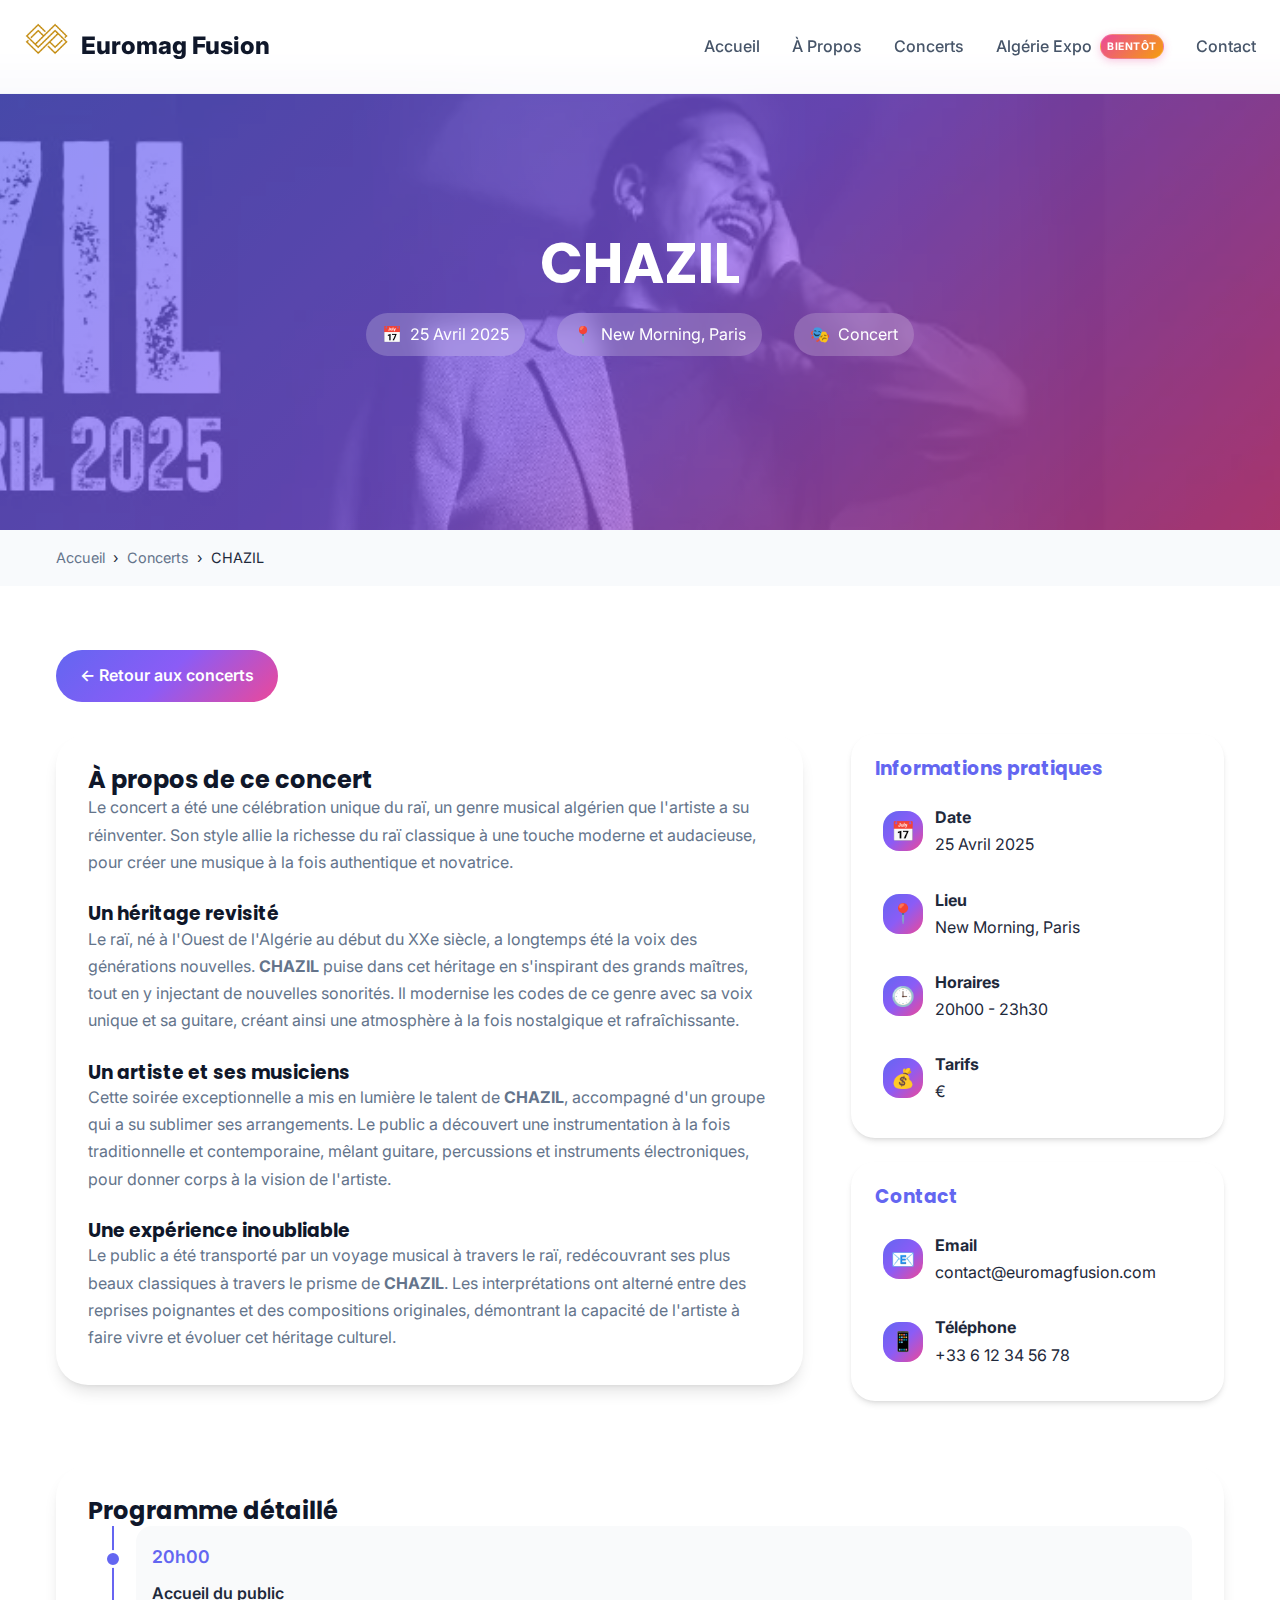
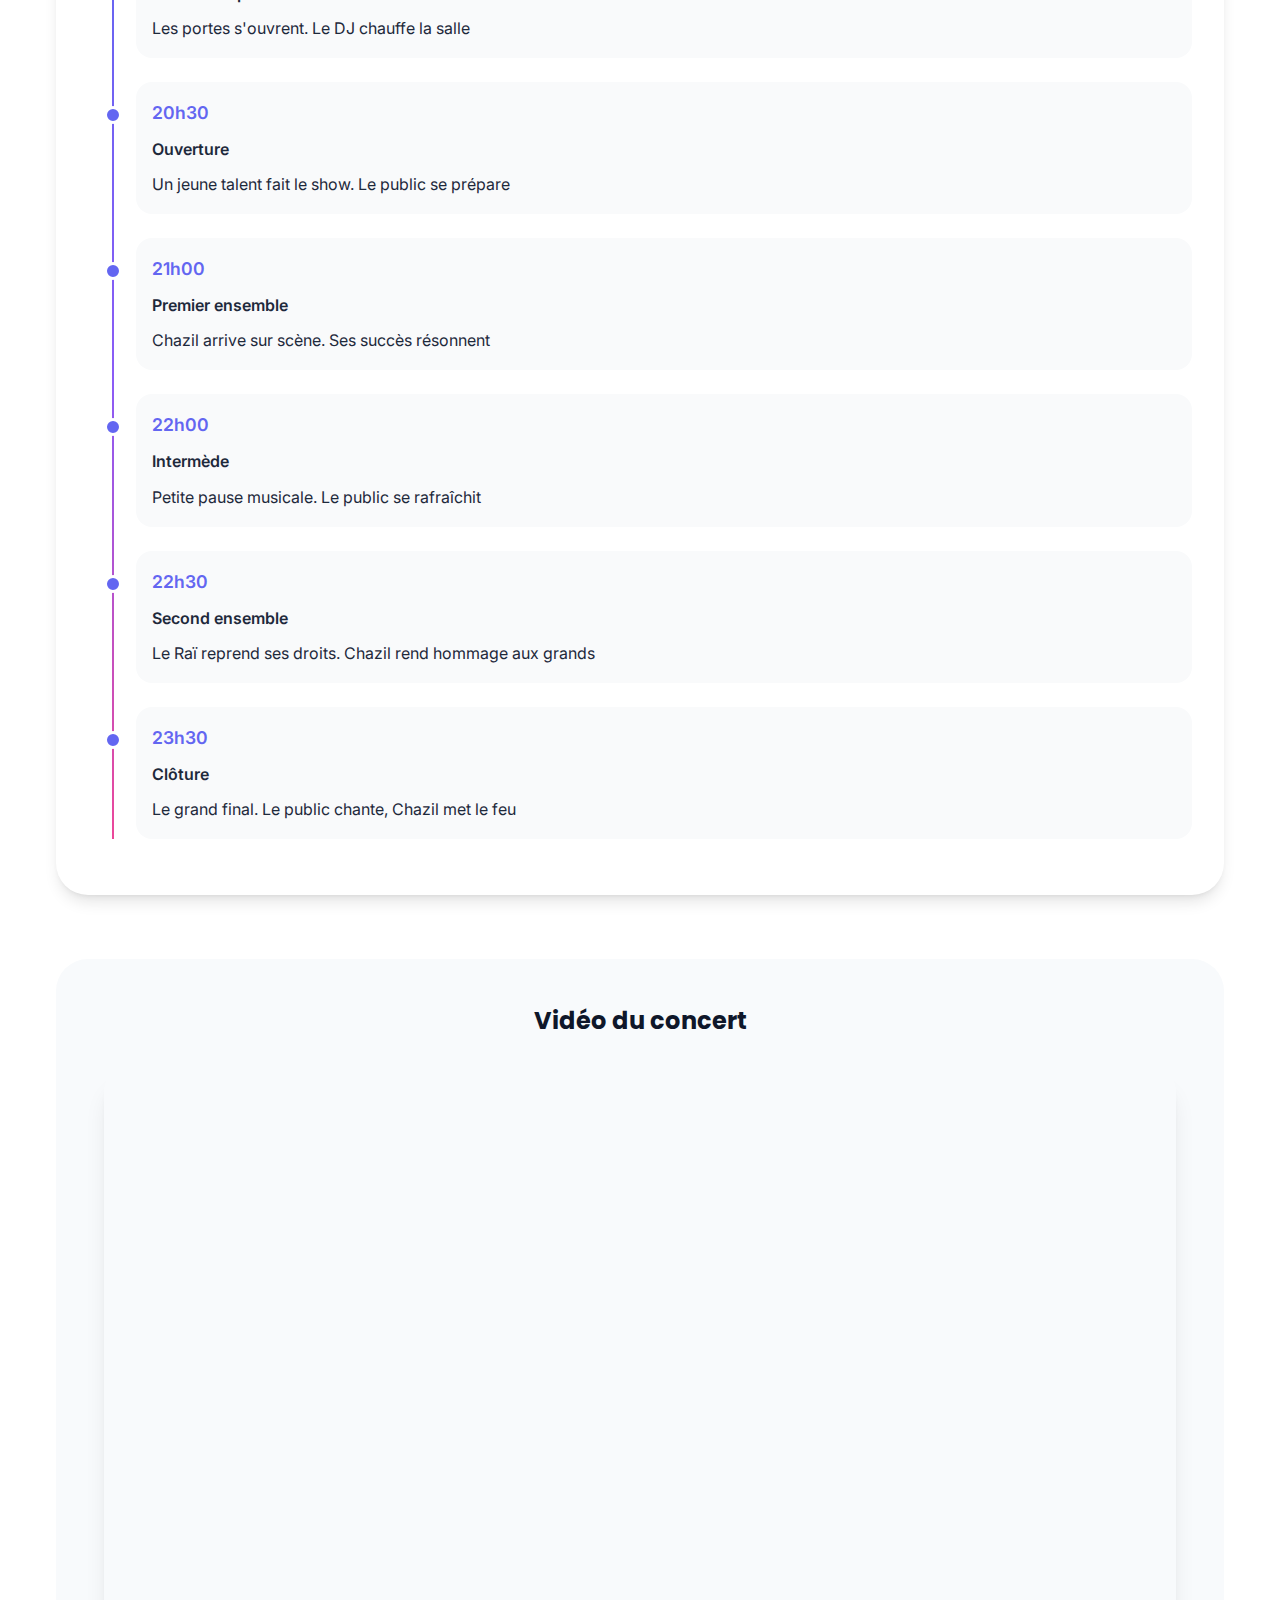
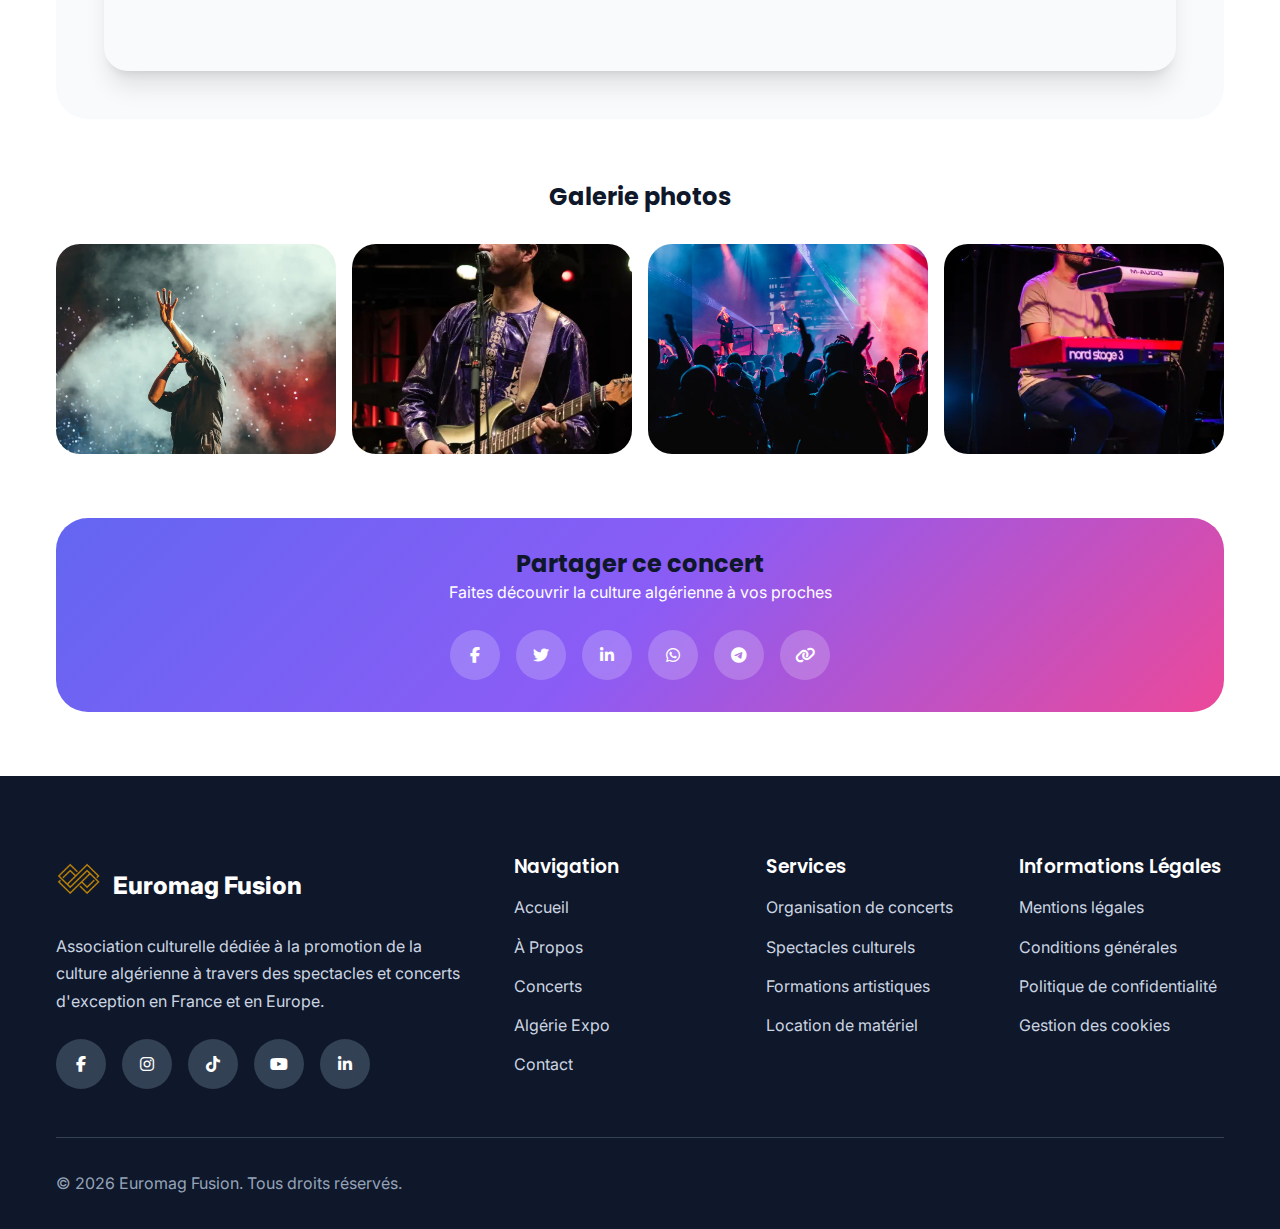
<file: event-details.html>
<!DOCTYPE html>
<html lang="fr">

<head>
    <meta charset="UTF-8">
    <meta name="viewport" content="width=device-width, initial-scale=1.0">
    <title>Détails du concert - Euromag Fusion</title>
    <link
        href="https://fonts.googleapis.com/css2?family=Inter:wght@300;400;500;600;700;800&family=Poppins:wght@300;400;500;600;700;800&display=swap"
        rel="stylesheet">
    <link rel="stylesheet" href="https://cdnjs.cloudflare.com/ajax/libs/font-awesome/6.2.1/css/all.min.css" />
    <link rel="stylesheet" href="./assets/css/common.css">
    <link rel="stylesheet" href="./assets/css/styles.css">
    <link rel="stylesheet" href="./assets/css/styles-event-details.css">
    <link rel="icon" type="image/x-icon" href="./assets/img/favicon.ico">
</head>

<body>
    <!-- Navigation -->
    <nav class="navbar" id="navbar">
        <div class="nav-container">
            <a href="index.html" class="logo" title="Euromag Fusion, accueil">
                <span class="logo-icon"><img class="logo-img" src="./assets/img/logo.png" alt="Logo Euromag Fusion"
                        loading="lazy" /></span>
                <span class="logo-text">Euromag Fusion</span>
            </a>
            <ul class="nav-links">
                <li><a href="index.html">Accueil</a></li>
                <li><a href="index.html#apropos">À Propos</a></li>
                <li><a href="index.html#evenements">Concerts</a></li>
                <li><a href="algerie-expo.html" class="expo-link">
                        <span>Algérie Expo</span>
                        <span class="coming-soon-tag">Bientôt</span>
                    </a></li>
                <li><a href="index.html#contact">Contact</a></li>
            </ul>
            <div class="mobile-menu" id="mobileMenu">
                <span></span>
                <span></span>
                <span></span>
            </div>
        </div>
    </nav>

    <!-- Event Hero -->
    <section class="event-hero" id="eventHero">
        <img src="" alt="" class="event-hero-bg" id="eventHeroBg">
        <div class="event-hero-content">
            <h1 id="eventTitle">Chargement...</h1>
            <div class="event-meta-hero">
                <div class="meta-item">
                    <span>📅</span>
                    <span id="eventDate">Date</span>
                </div>
                <div class="meta-item">
                    <span>📍</span>
                    <span id="eventLocation">Lieu</span>
                </div>
                <div class="meta-item">
                    <span>🎭</span>
                    <span id="eventType">Type</span>
                </div>
            </div>
        </div>
    </section>

    <!-- Breadcrumb -->
    <div class="breadcrumb">
        <div class="container">
            <nav>
                <a href="index.html">Accueil</a>
                <span>›</span>
                <a href="index.html#evenements">Concerts</a>
                <span>›</span>
                <span id="breadcrumbTitle">Détails</span>
            </nav>
        </div>
    </div>

    <!-- Event Content -->
    <section class="event-content">
        <div class="container">
            <a href="index.html#evenements" class="back-btn">
                ← Retour aux concerts
            </a>

            <div class="event-details-grid">
                <div class="event-description">
                    <h2>À propos de ce concert</h2>
                    <div id="eventFullDescription">
                        <!-- Contenu dynamique -->
                    </div>
                </div>

                <div class="event-sidebar">
                    <div class="sidebar-card">
                        <h3>Informations pratiques</h3>
                        <div class="info-list">
                            <div class="info-item">
                                <div class="info-icon">📅</div>
                                <div>
                                    <strong>Date</strong><br>
                                    <span id="sidebarDate">-</span>
                                </div>
                            </div>
                            <div class="info-item">
                                <div class="info-icon">📍</div>
                                <div>
                                    <strong>Lieu</strong><br>
                                    <span id="sidebarLocation">-</span>
                                </div>
                            </div>
                            <div class="info-item">
                                <div class="info-icon">🕒</div>
                                <div>
                                    <strong>Horaires</strong><br>
                                    <span id="sidebarTime">-</span>
                                </div>
                            </div>
                            <div class="info-item">
                                <div class="info-icon">💰</div>
                                <div>
                                    <strong>Tarifs</strong><br>
                                    <span id="sidebarPrice">-</span>
                                </div>
                            </div>
                        </div>
                    </div>

                    <div class="sidebar-card">
                        <h3>Contact</h3>
                        <div class="info-list">
                            <div class="info-item">
                                <div class="info-icon">📧</div>
                                <div>
                                    <strong>Email</strong><br>
                                    contact@euromagfusion.com
                                </div>
                            </div>
                            <div class="info-item">
                                <div class="info-icon">📱</div>
                                <div>
                                    <strong>Téléphone</strong><br>
                                    +33 6 12 34 56 78
                                </div>
                            </div>
                        </div>
                    </div>
                </div>
            </div>

            <!-- Program Section -->
            <div class="program-section" id="programSection">
                <h2>Programme détaillé</h2>
                <div class="program-timeline" id="programTimeline">
                    <!-- Contenu dynamique -->
                </div>
            </div>

            <!-- Video Section -->
            <div class="video-section" id="videoSection">
                <h2 style="text-align: center; margin-bottom: var(--space-8);">Vidéo du concert</h2>
                <div class="video-player">
                    <iframe id="eventVideo" src="" frameborder="0" allowfullscreen></iframe>
                </div>
            </div>

            <!-- Gallery Section -->
            <div class="gallery-section">
                <h2 style="text-align: center; margin-bottom: var(--space-8);">Galerie photos</h2>
                <div class="gallery-grid" id="galleryGrid">
                    <!-- Contenu dynamique -->
                </div>
            </div>

            <!-- Share Section -->
            <div class="share-section">
                <h2>Partager ce concert</h2>
                <p>Faites découvrir la culture algérienne à vos proches</p>
                <div class="share-buttons">
                    <a href="#" class="share-btn" onclick="shareOnFacebook()" title="Facebook"><i
                            class="fab fa-facebook-f"></i></a>
                    <a href="#" class="share-btn" onclick="shareOnTwitter()" title="Twitter/X"><i
                            class="fab fa-twitter"></i></a>
                    <a href="#" class="share-btn" onclick="shareOnLinkedIn()" title="LinkedIn"><i
                            class="fab fa-linkedin-in"></i></a>
                    <a href="#" class="share-btn" onclick="shareOnWhatsApp()" title="WhatsApp"><i
                            class="fab fa-whatsapp"></i></a>
                    <a href="#" class="share-btn" onclick="shareOnTelegram()" title="Telegram"><i
                            class="fab fa-telegram-plane"></i></a>
                    <a href="#" class="share-btn" onclick="copyLink()" title="Copier le lien"><i
                            class="fas fa-link"></i></a>
                </div>
            </div>
        </div>
    </section>

    <!-- Footer -->
    <footer class="footer">
        <div class="container">
            <div class="footer-content">
                <div class="footer-section">
                    <div class="footer-logo">
                        <span class="logo-icon"><img class="logo-img" src="./assets/img/logo.png" alt="Logo Euromag Fusion" loading="lazy"/></span>
                        <span class="logo-text">Euromag Fusion</span>
                    </div>
                    <p>Association culturelle dédiée à la promotion de la culture algérienne à travers des spectacles et concerts d'exception en France et en Europe.</p>
                    <div class="social-links">
                        <a href="#" class="social-link facebook" aria-label="Facebook Euromag Fusion"><i class="fab fa-facebook-f"></i></a>
                        <a href="#" class="social-link instagram" aria-label="Instagram Euromag Fusion"><i class="fab fa-instagram"></i></a>
                        <a href="#" class="social-link tiktok" aria-label="TikTok Euromag Fusion"><i class="fab fa-tiktok"></i></a>
                        <a href="#" class="social-link youtube" aria-label="Youtube Euromag Fusion"><i class="fab fa-youtube"></i></a>
                        <a href="#" class="social-link linkedin" aria-label="LinkedIn Euromag Fusion"><i class="fab fa-linkedin-in"></i></a>
                    </div>
                </div>
                <div class="footer-section">
                    <h3>Navigation</h3>
                    <ul class="footer-links">
                        <li><a href="index.html">Accueil</a></li>
                        <li><a href="index.html#apropos">À Propos</a></li>
                        <li><a href="index.html#evenements">Concerts</a></li>
                        <li><a href="algerie-expo.html">Algérie Expo</a></li>
                        <li><a href="index.html#contact">Contact</a></li>
                    </ul>
                </div>
                <div class="footer-section">
                    <h3>Services</h3>
                    <ul class="footer-links">
                        <li><a href="#">Organisation de concerts</a></li>
                        <li><a href="#">Spectacles culturels</a></li>
                        <li><a href="#">Formations artistiques</a></li>
                        <li><a href="#">Location de matériel</a></li>
                    </ul>
                </div>
                <div class="footer-section">
                    <h3>Informations Légales</h3>
                    <ul class="footer-links">
                        <li><a href="#" class="legal-link" data-legal="mentions">Mentions légales</a></li>
                        <li><a href="#" class="legal-link" data-legal="conditions">Conditions générales</a></li>
                        <li><a href="#" class="legal-link" data-legal="confidentialite">Politique de confidentialité</a></li>
                        <li><a href="#" class="legal-link" data-legal="cookies">Gestion des cookies</a></li>
                    </ul>
                </div>
            </div>
            <div class="footer-bottom">
                <p>&copy; <script>document.write(new Date().getFullYear());</script> Euromag Fusion. Tous droits réservés.</p>
            </div>
        </div>
    </footer>

    <!-- Video Modal -->
    <div id="videoModal" class="modal">
        <div class="modal-content video-modal-content">
            <span class="close-btn">&times;</span>
            <div class="video-wrapper">
                <iframe id="videoFrame" src="" frameborder="0" allowfullscreen></iframe>
            </div>
        </div>
    </div>

    <!-- Legal Modal -->
    <div id="legalModal" class="modal">
        <div class="modal-content legal-modal-content">
            <span class="close-btn">&times;</span>
            <div id="legalContent"></div>
        </div>
    </div>

    <!-- Scroll to Top -->
    <button class="scroll-top" id="scrollTop">↑</button>

    <script src="./assets/js/common.js"></script>
    <script src="./assets/js/script-event-details.js"></script>
</body>

</html>
</file>
<file: assets/css/common.css>
* {
    margin: 0;
    padding: 0;
    box-sizing: border-box;
}

:root {
    --primary: #6366f1;
    --secondary: #ec4899;
    --accent: #f59e0b;
    --success: #10b981;
    --danger: #ef4444;
    --warning: #f59e0b;

    --gradient-primary: linear-gradient(135deg, #6366f1 0%, #8b5cf6 50%, #ec4899 100%);
    --gradient-secondary: linear-gradient(135deg, #ec4899 0%, #f59e0b 100%);
    --gradient-accent: linear-gradient(135deg, #10b981 0%, #06b6d4 100%);

    --dark: #0f172a;
    --gray-900: #1e293b;
    --gray-800: #334155;
    --gray-700: #475569;
    --gray-600: #64748b;
    --gray-500: #94a3b8;
    --gray-400: #cbd5e1;
    --gray-300: #e2e8f0;
    --gray-200: #f1f5f9;
    --gray-100: #f8fafc;
    --white: #ffffff;
    --black: #000000;

    /* Shadows */
    --shadow-sm: 0 1px 2px 0 rgb(0 0 0 / 0.05);
    --shadow: 0 1px 3px 0 rgb(0 0 0 / 0.1), 0 1px 2px -1px rgb(0 0 0 / 0.1);
    --shadow-md: 0 4px 6px -1px rgb(0 0 0 / 0.1), 0 2px 4px -2px rgb(0 0 0 / 0.1);
    --shadow-lg: 0 10px 15px -3px rgb(0 0 0 / 0.1), 0 4px 6px -4px rgb(0 0 0 / 0.1);
    --shadow-xl: 0 20px 25px -5px rgb(0 0 0 / 0.1), 0 8px 10px -6px rgb(0 0 0 / 0.1);

    /* Spacing */
    --space-1: 0.25rem;
    --space-2: 0.5rem;
    --space-3: 0.75rem;
    --space-4: 1rem;
    --space-5: 1.25rem;
    --space-6: 1.5rem;
    --space-8: 2rem;
    --space-10: 2.5rem;
    --space-12: 3rem;
    --space-16: 4rem;
    --space-20: 5rem;

    /* Typography */
    --font-primary: 'Inter', -apple-system, BlinkMacSystemFont, 'Segoe UI', system-ui, sans-serif;
    --font-display: 'Poppins', -apple-system, BlinkMacSystemFont, 'Segoe UI', system-ui, sans-serif;

    /* Transitions */
    --transition-fast: 150ms ease;
    --transition-base: 300ms ease;
    --transition-slow: 500ms ease;

    /* Border Radius */
    --radius-sm: 0.375rem;
    --radius: 0.5rem;
    --radius-md: 0.75rem;
    --radius-lg: 1rem;
    --radius-xl: 1.5rem;
    --radius-2xl: 2rem;
    --radius-full: 9999px;

    /* Couleurs principales SAPIMMO - Vert foncé et Or */
    --sapimmo-green: #1a3a32;
    --sapimmo-green-dark: #0f2620;
    --sapimmo-green-light: #2a5a4a;
    --sapimmo-gold: #c9a74e;
    --sapimmo-gold-light: #dfc77a;
    --sapimmo-gold-dark: #a88a3a;
    
    /* Gradients */
    --sapimmo-gradient-primary: linear-gradient(135deg, var(--sapimmo-green) 0%, var(--sapimmo-green-dark) 50%, #0a1a14 100%);
    --sapimmo-gradient-gold: linear-gradient(135deg, var(--sapimmo-gold) 0%, var(--sapimmo-gold-light) 50%, var(--sapimmo-gold-dark) 100%);
    --sapimmo-gradient-premium: linear-gradient(135deg, var(--sapimmo-green) 0%, var(--sapimmo-gold) 100%);
}

html {
    scroll-behavior: smooth;
}

body {
    font-family: var(--font-primary);
    font-size: 1rem;
    line-height: 1.7;
    color: var(--gray-900);
    background: var(--white);
    overflow-x: hidden;
}

/* Utility Classes */
.container {
    max-width: 1280px;
    margin: 0 auto;
    padding: 0 var(--space-6);
}

.section {
    padding: var(--space-20) 0;
}

/* Typography */
h1,
h2,
h3,
h4,
h5,
h6 {
    font-family: var(--font-display);
    font-weight: 700;
    line-height: 1.2;
    color: var(--dark);
}

/* ========================================
   NAVIGATION & FOOTER STYLES
   ======================================== */

/* Navigation */
.navbar {
    position: fixed;
    top: 0;
    width: 100%;
    background: rgba(255, 255, 255, 0.95);
    backdrop-filter: blur(20px);
    border-bottom: 1px solid var(--gray-200);
    z-index: 1000;
    transition: all var(--transition-base);
    padding: var(--space-4) 0;
}

.navbar.scrolled {
    padding: var(--space-3) 0;
    background: rgba(255, 255, 255, 0.98);
}

.nav-container {
    display: flex;
    justify-content: space-between;
    align-items: center;
    max-width: 1280px;
    margin: 0 auto;
    padding: 0 var(--space-6);
}

.logo {
    display: flex;
    align-items: center;
    gap: var(--space-3);
    text-decoration: none;
    font-weight: 800;
    font-size: 1.5rem;
    color: var(--dark);
    transition: transform var(--transition-base);
}

.logo:hover {
    transform: scale(1.05);
}

.logo-icon {
    font-size: 2rem;
    background: var(--gradient-primary);
    background-clip: text;
    -webkit-background-clip: text;
    -webkit-text-fill-color: transparent;
    animation: pulse 2s ease-in-out infinite;
}

.logo-img {
    width: 45px;
    height: 45px;
    object-fit: contain;
    object-position: center;
}

.nav-links {
    display: flex;
    list-style: none;
    gap: var(--space-8);
    align-items: center;
}

.nav-links a {
    text-decoration: none;
    color: var(--gray-700);
    font-weight: 500;
    font-size: 1rem;
    position: relative;
    transition: color var(--transition-base);
    padding: var(--space-2) 0;
}

.nav-links a::after {
    content: '';
    position: absolute;
    bottom: 0;
    left: 0;
    width: 0;
    height: 2px;
    background: var(--gradient-primary);
    transition: width var(--transition-base);
}

.nav-links a:hover {
    color: var(--primary);
}

.nav-links a:hover::after {
    width: 100%;
}

.expo-link {
    position: relative;
    display: inline-flex;
    align-items: center;
    gap: 0.5rem;
    color: var(--gray-700) !important;
    text-decoration: none !important;
    font-weight: 500;
    transition: all var(--transition-base);
    padding: var(--space-2) var(--space-3);
    margin: 0;
    border-radius: var(--radius);
}

.expo-link:hover {
    color: var(--primary) !important;
    background: linear-gradient(135deg, rgba(99, 102, 241, 0.1), rgba(236, 72, 153, 0.1));
}

@keyframes pulse-glow {

    0%,
    100% {
        transform: scale(1);
        box-shadow: 0 2px 8px rgba(236, 72, 153, 0.3);
    }

    50% {
        transform: scale(1.05);
        box-shadow: 0 4px 16px rgba(236, 72, 153, 0.5);
    }
}

.mobile-menu {
    display: none;
    flex-direction: column;
    gap: var(--space-1);
    cursor: pointer;
    padding: var(--space-2);
}

.mobile-menu span {
    width: 25px;
    height: 3px;
    background: var(--dark);
    border-radius: var(--radius-full);
    transition: all var(--transition-base);
}

/* Footer */
.footer {
    background: var(--dark);
    color: var(--white);
    padding: var(--space-20) 0 var(--space-8);
}

.container {
    max-width: 1200px;
    margin: 0 auto;
    padding: 0 1rem;
}

.footer-content {
    display: grid;
    grid-template-columns: 2fr 1fr 1fr 1fr;
    gap: var(--space-12);
    margin-bottom: var(--space-12);
}

.footer .logo-img {
    width: 45px;
    height: 45px;
    object-fit: contain;
}

.footer-logo {
    display: flex;
    align-items: center;
    gap: var(--space-3);
    margin-bottom: var(--space-4);
    font-size: 1.5rem;
    font-weight: 800;
}

.footer-section h3 {
    color: var(--white);
    margin-bottom: var(--space-4);
    font-weight: 600;
}

.footer-section p {
    color: var(--gray-400);
    line-height: 1.7;
    margin-bottom: var(--space-6);
}

.footer-links {
    list-style: none;
    display: flex;
    flex-direction: column;
    gap: var(--space-3);
    padding: 0;
    margin: 0;
}

.footer-links a {
    color: var(--gray-400);
    text-decoration: none;
    transition: color var(--transition-base);
}

.footer-links a:hover {
    color: var(--white);
}

.footer .social-links {
    display: flex;
    gap: var(--space-4);
}

.footer .social-link {
    display: flex;
    align-items: center;
    justify-content: center;
    width: 50px;
    height: 50px;
    background: var(--gray-800);
    border-radius: var(--radius-full);
    color: var(--white);
    text-decoration: none;
    transition: all var(--transition-base);
}

.footer .social-link:hover {
    background: var(--primary);
    transform: translateY(-3px);
}

.footer-bottom {
    border-top: 1px solid var(--gray-800);
    padding-top: var(--space-8);
    display: flex;
    justify-content: space-between;
    align-items: center;
    flex-wrap: wrap;
    gap: var(--space-3);
    color: var(--gray-500);
}

.footer-bottom p {
    margin: 0;
}

/* Legal modal content styling */
.legal-section {
    margin-bottom: var(--space-6);
}

.legal-section h3 {
    color: var(--primary);
    margin-bottom: var(--space-3);
    font-size: 1.25rem;
}

.legal-section p,
.legal-section ul {
    color: var(--gray-600);
    line-height: 1.7;
}

.legal-section ul {
    margin-left: var(--space-4);
    margin-top: var(--space-2);
}

.legal-section li {
    margin-bottom: var(--space-1);
}

.close-btn {
    position: absolute;
    top: var(--space-4);
    right: var(--space-4);
    background: var(--white);
    border: none;
    width: 40px;
    height: 40px;
    border-radius: 50%;
    font-size: 1.5rem;
    cursor: pointer;
    z-index: 10;
    display: flex;
    align-items: center;
    justify-content: center;
    transition: all var(--transition-base);
    box-shadow: var(--shadow-md);
}

.close-btn:hover {
    background: var(--danger);
    color: var(--white);
}

.developer-credit {
    font-size: 0.9em;
    color: var(--gray-400);
}

.developer-link {
    color: var(--white);
    text-decoration: none;
    font-family: 'Dancing Script', 'Brush Script MT', cursive;
    font-weight: 600;
    font-size: 1.2em;
    font-style: italic;
    padding: 4px 8px;
    border-radius: var(--radius-sm);
    border: 1px solid transparent;
    transition: all var(--transition-base);
    position: relative;
    overflow: hidden;
    cursor: pointer;
}

.developer-link:hover {
    color: var(--primary);
    background-color: rgba(255, 255, 255, 0.1);
    border-color: var(--primary);
    text-decoration: none;
    transform: translateY(-1px) scale(1.05);
    text-shadow: 0 0 8px rgba(0, 123, 255, 0.5);
}

.developer-link:hover::before {
    left: 100%;
}

/* Responsive pour le footer */
@media (max-width: 768px) {
    .footer-content {
        grid-template-columns: 1fr;
        gap: var(--space-8);
    }

    .footer-bottom {
        flex-direction: column;
        text-align: center;
        gap: var(--space-2);
    }

    .developer-credit {
        font-size: 0.8em;
    }

    .developer-link {
        font-size: 1.1em;
    }
}

@media (max-width: 640px) {
    .footer .social-links {
        justify-content: center;
        flex-wrap: wrap;
    }
}

/* Scroll to Top */
.scroll-top {
    position: fixed;
    bottom: var(--space-8);
    right: var(--space-8);
    background: var(--gradient-primary);
    color: var(--white);
    border: none;
    width: 50px;
    height: 50px;
    border-radius: 50%;
    font-size: 1.5rem;
    cursor: pointer;
    opacity: 0;
    visibility: hidden;
    transition: all var(--transition-base);
    z-index: 1000;
    box-shadow: var(--shadow-lg);
}

.scroll-top.show {
    opacity: 1;
    visibility: visible;
}

.scroll-top:hover {
    transform: translateY(-5px);
    box-shadow: var(--shadow-xl);
}

/* Social Links Styles */
.footer .social-link {
    display: flex;
    align-items: center;
    justify-content: center;
    width: 50px;
    height: 50px;
    background: var(--gray-800);
    border-radius: var(--radius-full);
    color: var(--white);
    text-decoration: none;
    transition: all var(--transition-base);
}

/* Mobile Navigation */
@media (max-width: 768px) {
    .nav-links {
        position: fixed;
        top: 80px;
        right: -100%;
        width: 100%;
        height: calc(100vh - 80px);
        background: var(--white);
        flex-direction: column;
        justify-content: start;
        align-items: center;
        padding-top: var(--space-12);
        transition: right var(--transition-base);
        box-shadow: var(--shadow-xl);
        z-index: 999;
    }

    .nav-links.active {
        right: 0;
    }

    .mobile-menu {
        display: flex;
    }

    .mobile-menu.active span:nth-child(1) {
        transform: rotate(45deg) translate(5px, 5px);
    }

    .mobile-menu.active span:nth-child(2) {
        opacity: 0;
    }

    .mobile-menu.active span:nth-child(3) {
        transform: rotate(-45deg) translate(7px, -6px);
    }

    .footer-content {
        grid-template-columns: 1fr 1fr;
        gap: var(--space-8);
    }
}

@media (max-width: 480px) {
    .footer-content {
        grid-template-columns: 1fr;
        text-align: center;
    }
}

/* Print styles */
@media print {

    .navbar,
    .scroll-top {
        display: none !important;
    }
}


.coming-soon-tag {
    background: linear-gradient(135deg, #ec4899, #f59e0b);
    color: var(--white);
    font-size: 0.65rem;
    font-weight: 700;
    padding: 0.15rem 0.4rem;
    border-radius: 0.8rem;
    text-transform: uppercase;
    letter-spacing: 0.5px;
    animation: pulse-glow 2s ease-in-out infinite;
    box-shadow: 0 2px 8px rgba(236, 72, 153, 0.3);
    border: 1px solid rgba(255, 255, 255, 0.2);
    white-space: nowrap;
    flex-shrink: 0;
}

.sapimmo-link {
    display: flex;
    align-items: center;
    gap: 0.5rem;
}

.premium-tag {
    background: var(--sapimmo-gradient-gold);
    color: var(--sapimmo-green-dark);
    font-size: 0.65rem;
    padding: 2px 8px;
    border-radius: var(--radius-full);
    font-weight: 700;
    text-transform: uppercase;
    letter-spacing: 0.5px;
}
</file>
<file: assets/css/styles.css>
/* ========================================
   MAIN CONTENT STYLES
   ======================================== */

.section-title {
    font-size: 3.5rem;
    text-align: center;
    margin-bottom: var(--space-16);
    position: relative;
}

.title-accent {
    background: var(--gradient-primary);
    background-clip: text;
    -webkit-background-clip: text;
    -webkit-text-fill-color: transparent;
    font-weight: 800;
}

.title-main {
    background: linear-gradient(135deg, #0f172a 0%, #1e40af 40%, #059669 100%);
    background-clip: text;
    -webkit-background-clip: text;
    -webkit-text-fill-color: transparent;
    background-size: 200% 200%;
    animation: gradientShift 8s ease-in-out infinite;
}

/* Particles Background */
.particles {
    position: fixed;
    top: 0;
    left: 0;
    width: 100%;
    height: 100%;
    pointer-events: none;
    z-index: 0;
    overflow: hidden;
}

.particle {
    position: absolute;
    width: 6px;
    height: 6px;
    background: var(--primary);
    border-radius: 50%;
    animation: float-particle 15s linear infinite;
    opacity: 0.6;
}

@keyframes float-particle {
    0% {
        transform: translateY(100vh) scale(0);
        opacity: 1;
    }

    10% {
        opacity: 1;
    }

    90% {
        opacity: 1;
    }

    100% {
        transform: translateY(-100px) scale(1);
        opacity: 0;
    }
}

/* Hero Section */
.hero {
    height: 100vh;
    position: relative;
    display: flex;
    align-items: center;
    justify-content: center;
    overflow: hidden;
}

.hero-bg {
    position: absolute;
    top: 0;
    left: 0;
    width: 100%;
    height: 100%;
    background: var(--gradient-primary);
}

.hero-overlay {
    position: absolute;
    top: 0;
    left: 0;
    width: 100%;
    height: 100%;
    background: rgba(0, 0, 0, 0.3);
}

.hero-content {
    position: relative;
    z-index: 2;
    text-align: center;
    max-width: 800px;
    padding: 0 var(--space-6);
}

.hero-title {
    font-size: 5rem;
    font-weight: 900;
    color: var(--white);
    margin-bottom: var(--space-6);
    animation: fadeInUp 1s ease var(--transition-slow) forwards;
    perspective: 1000px;
    transform-style: preserve-3d;
}

/* Animations modernes pour le titre */
@keyframes shimmer {
    0% {
        background-position: -200% 0;
    }

    100% {
        background-position: 200% 0;
    }
}

@keyframes textReveal {
    0% {
        clip-path: polygon(0 0, 0 0, 0 100%, 0% 100%);
        transform: translateX(-50px);
    }

    100% {
        clip-path: polygon(0 0, 100% 0, 100% 100%, 0 100%);
        transform: translateX(0);
    }
}

@keyframes gradientFlow {

    0%,
    100% {
        background-position: 0% 50%;
    }

    50% {
        background-position: 100% 50%;
    }
}

@keyframes letterFloat {

    0%,
    100% {
        transform: translateY(0) rotateX(0deg) scale(1);
    }

    25% {
        transform: translateY(-10px) rotateX(15deg) scale(1.05);
    }

    75% {
        transform: translateY(5px) rotateX(-5deg) scale(0.98);
    }
}

@keyframes glowPulse {

    0%,
    100% {
        text-shadow:
            0 0 5px rgba(255, 255, 255, 0.5),
            0 0 10px rgba(255, 255, 255, 0.3),
            0 0 15px rgba(255, 255, 255, 0.2);
    }

    50% {
        text-shadow:
            0 0 10px rgba(255, 255, 255, 0.8),
            0 0 20px rgba(255, 255, 255, 0.6),
            0 0 30px rgba(255, 255, 255, 0.4);
    }
}

/* Styles pour les lettres individuelles */
.hero-title .letter {
    transition-property: transform, opacity, text-shadow;
    will-change: transform;
}

.hero-title .letter:hover {
    animation: letterFloat 1s ease-in-out infinite;
}

/* Animation de révélation par masque */
.title-reveal {
    display: inline-block;
    clip-path: polygon(0 0, 0 0, 0 100%, 0% 100%);
    animation: textReveal 2s cubic-bezier(0.25, 0.46, 0.45, 0.94) forwards;
}

/* Animation de brillance continue */
.hero-title.shimmer-effect {
    background: linear-gradient(45deg,
            rgba(255, 255, 255, 0.9) 25%,
            rgba(255, 255, 255, 1) 50%,
            rgba(255, 255, 255, 0.9) 75%);
    background-size: 200% 100%;
    -webkit-background-clip: text;
    background-clip: text;
    animation: shimmer 3s ease-in-out infinite;
}

/* Animation de lueur pulsante */
.hero-title.glow-effect {
    animation: glowPulse 4s ease-in-out infinite;
}

/* Animation de morphing géométrique */
@keyframes morphIn {
    0% {
        opacity: 0;
        transform: scale(0) rotate(-180deg) skew(45deg);
        filter: blur(20px);
    }

    50% {
        opacity: 0.7;
        transform: scale(1.2) rotate(-90deg) skew(20deg);
        filter: blur(5px);
    }

    100% {
        opacity: 1;
        transform: scale(1) rotate(0deg) skew(0deg);
        filter: blur(0px);
    }
}

/* Animation des particules du titre */
@keyframes titleParticleFloat {
    0% {
        transform: translate(-50%, -50%) scale(0) rotate(0deg);
        opacity: 0;
    }

    20% {
        opacity: 1;
        transform: translate(-50%, -50%) scale(1) rotate(90deg);
    }

    100% {
        transform: translate(-50%, -50%) scale(0) rotate(360deg);
        opacity: 0;
    }
}

/* Effet de glassmorphisme pour le titre */
.hero-title.glass-effect {
    background: rgba(255, 255, 255, 0.1);
    backdrop-filter: blur(10px);
    border: 1px solid rgba(255, 255, 255, 0.2);
    border-radius: var(--radius-xl);
    padding: var(--space-4) var(--space-6);
    box-shadow: 0 8px 32px 0 rgba(31, 38, 135, 0.37);
}

/* Animation de pulsation élégante */
@keyframes elegantPulse {

    0%,
    100% {
        transform: scale(1);
        filter: brightness(1);
    }

    50% {
        transform: scale(1.02);
        filter: brightness(1.1);
    }
}

/* Animation de floating moderne */
@keyframes modernFloat {

    0%,
    100% {
        transform: translateY(0) rotateZ(0deg);
    }

    33% {
        transform: translateY(-10px) rotateZ(1deg);
    }

    66% {
        transform: translateY(5px) rotateZ(-1deg);
    }
}

/* Classes d'effets combinables */
.hero-title.elegant-pulse {
    animation: elegantPulse 4s ease-in-out infinite;
}

.hero-title.modern-float {
    animation: modernFloat 6s ease-in-out infinite;
}

.hero-title.interactive-hover {
    cursor: pointer;
    transition: all 0.3s cubic-bezier(0.4, 0, 0.2, 1);
}

.hero-title.interactive-hover:hover {
    transform: translateY(-5px) scale(1.02);
    text-shadow:
        0 10px 20px rgba(0, 0, 0, 0.3),
        0 0 20px rgba(255, 255, 255, 0.5);
}

/* Responsive pour les animations du titre */
@media (max-width: 768px) {
    .hero-title .letter {
        font-size: 0.8em;
    }

    @keyframes titleParticleFloat {
        0% {
            transform: translate(-50%, -50%) scale(0) rotate(0deg);
            opacity: 0;
        }

        20% {
            opacity: 1;
            transform: translate(-50%, -50%) scale(0.8) rotate(90deg);
        }

        100% {
            transform: translate(calc(-50% + var(--final-x)), calc(-50% + var(--final-y))) scale(0) rotate(360deg);
            opacity: 0;
        }
    }
}

.hero-subtitle {
    font-size: 1.25rem;
    color: rgba(255, 255, 255, 0.9);
    opacity: 0;
    animation: fadeInUp 1s ease 0.3s forwards;
    max-width: 600px;
    margin-left: auto;
    margin-right: auto;
}

.cta-button {
    display: inline-flex;
    align-items: center;
    gap: var(--space-3);
    background: var(--white);
    color: var(--primary);
    padding: var(--space-4) var(--space-8);
    text-decoration: none;
    border-radius: var(--radius-full);
    font-weight: 600;
    font-size: 1.1rem;
    transition: all var(--transition-base);
    box-shadow: var(--shadow-xl);
    opacity: 0;
    animation: fadeInUp 1s ease 0.6s forwards;
    position: relative;
    overflow: hidden;
    margin-top: var(--space-10);
}

.cta-button::before {
    content: '';
    position: absolute;
    top: 0;
    left: -100%;
    width: 100%;
    height: 100%;
    background: linear-gradient(90deg, transparent, rgba(255, 255, 255, 0.4), transparent);
    transition: left 0.5s;
}

.cta-button:hover::before {
    left: 100%;
}

.cta-button:hover {
    transform: translateY(-3px);
    box-shadow: var(--shadow-xl), 0 0 30px rgba(99, 102, 241, 0.3);
}

.arrow {
    transition: transform var(--transition-base);
}

.cta-button:hover .arrow {
    transform: translateX(5px);
}

.hero-shapes {
    position: absolute;
    top: 0;
    left: 0;
    width: 100%;
    height: 100%;
    z-index: 1;
}

.shape {
    position: absolute;
    border-radius: var(--radius-2xl);
    background: rgba(255, 255, 255, 0.1);
    backdrop-filter: blur(10px);
}

.shape-1 {
    width: 300px;
    height: 300px;
    top: 10%;
    left: 10%;
    animation: float 6s ease-in-out infinite;
}

.shape-2 {
    width: 200px;
    height: 200px;
    top: 60%;
    right: 10%;
    animation: float 8s ease-in-out infinite reverse;
}

.shape-3 {
    width: 150px;
    height: 150px;
    bottom: 20%;
    left: 20%;
    animation: float 7s ease-in-out infinite;
}

@keyframes float {

    0%,
    100% {
        transform: translateY(0px) rotate(0deg);
    }

    50% {
        transform: translateY(-20px) rotate(10deg);
    }
}

/* About Section */
.about {
    background: var(--gray-100);
    position: relative;
    z-index: 10;
}

.about-content {
    display: grid;
    grid-template-columns: 1fr 1fr;
    gap: var(--space-16);
    align-items: start;
}

.about-text {
    display: flex;
    flex-direction: column;
    gap: var(--space-8);
}

.text-block h3 {
    font-size: 1.5rem;
    color: var(--primary);
    margin-bottom: var(--space-4);
    font-weight: 600;
}

.text-block p {
    color: var(--gray-600);
    font-size: 1.1rem;
    line-height: 1.8;
}

.about-visual {
    position: relative;
}

.about-image {
    position: relative;
    border-radius: var(--radius-2xl);
    overflow: hidden;
    box-shadow: var(--shadow-xl);
    transform: rotate(-2deg);
    transition: transform var(--transition-base);
}

.about-image:hover {
    transform: rotate(0deg) scale(1.02);
}

.about-image img {
    width: 100%;
    height: 500px;
    object-fit: cover;
    transition: transform var(--transition-base);
}

.about-image:hover img {
    transform: scale(1.1);
}

.image-overlay {
    position: absolute;
    top: 0;
    left: 0;
    width: 100%;
    height: 100%;
    background: linear-gradient(45deg, rgba(99, 102, 241, 0.3), rgba(236, 72, 153, 0.3));
    opacity: 0;
    transition: opacity var(--transition-base);
}

.about-image:hover .image-overlay {
    opacity: 1;
}

.music-genres {
    display: flex;
    flex-wrap: wrap;
    gap: var(--space-3);
    justify-content: center;
    margin-top: var(--space-8);
}

.genre-tag {
    padding: var(--space-3) var(--space-5);
    border-radius: var(--radius-full);
    font-size: 0.9rem;
    font-weight: 600;
    transition: all var(--transition-base);
    cursor: default;
    border: 2px solid transparent;
    backdrop-filter: blur(10px);
    position: relative;
    overflow: hidden;
}

/* Couleurs uniques et distinctes pour chaque tag */
.genre-tag:nth-child(1) {
    background: linear-gradient(135deg, #e74c3c 0%, #c0392b 100%);
    color: var(--white);
}

.genre-tag:nth-child(2) {
    background: linear-gradient(135deg, #9b59b6 0%, #8e44ad 100%);
    color: var(--white);
}

.genre-tag:nth-child(3) {
    background: linear-gradient(135deg, #1abc9c 0%, #16a085 100%);
    color: var(--white);
}

.genre-tag:nth-child(4) {
    background: linear-gradient(135deg, #f39c12 0%, #e67e22 100%);
    color: var(--white);
}

.genre-tag:nth-child(5) {
    background: linear-gradient(135deg, #34495e 0%, #2c3e50 100%);
    color: var(--white);
}

/* Effets de survol modernes */
.genre-tag:hover {
    transform: translateY(-3px) scale(1.05);
    box-shadow: 0 10px 25px rgba(0, 0, 0, 0.15);
}

.genre-tag::before {
    content: '';
    position: absolute;
    top: 0;
    left: -100%;
    width: 100%;
    height: 100%;
    background: linear-gradient(90deg, transparent, rgba(255, 255, 255, 0.2), transparent);
    transition: left 0.5s;
}

.genre-tag:hover::before {
    left: 100%;
}

/* Version alternative avec style glassmorphisme */
.genre-tag.glass-style {
    background: rgba(255, 255, 255, 0.15);
    backdrop-filter: blur(15px);
    border: 1px solid rgba(255, 255, 255, 0.2);
    color: var(--dark);
    box-shadow: 0 8px 32px 0 rgba(31, 38, 135, 0.37);
}

/* Version responsive */
@media (max-width: 768px) {
    .music-genres {
        gap: var(--space-2);
    }

    .genre-tag {
        font-size: 0.85rem;
        padding: var(--space-2) var(--space-4);
    }
}

/* Animation d'apparition séquentielle */
.genre-tag {
    opacity: 0;
    transform: translateY(20px);
    animation: slideUpTag 0.6s ease forwards;
}

.genre-tag:nth-child(1) {
    animation-delay: 0.1s;
}

.genre-tag:nth-child(2) {
    animation-delay: 0.2s;
}

.genre-tag:nth-child(3) {
    animation-delay: 0.3s;
}

.genre-tag:nth-child(4) {
    animation-delay: 0.4s;
}

.genre-tag:nth-child(5) {
    animation-delay: 0.5s;
}

@keyframes slideUpTag {
    to {
        opacity: 1;
        transform: translateY(0);
    }
}

/* Events Section */
.events {
    background: var(--gray-50);
    position: relative;
    z-index: 5;
}

.events-tabs {
    display: flex;
    justify-content: center;
    gap: var(--space-4);
    margin-bottom: var(--space-12);
}

.tab-btn {
    background: transparent;
    border: 2px solid var(--gray-300);
    color: var(--gray-600);
    padding: var(--space-3) var(--space-6);
    border-radius: var(--radius-full);
    font-weight: 600;
    cursor: pointer;
    transition: all var(--transition-base);
}

.tab-btn.active {
    background: var(--gradient-primary);
    border-color: transparent;
    color: var(--white);
    transform: scale(1.05);
}

.tab-content {
    display: none;
}

.tab-content.active {
    display: block;
}

.events-grid {
    display: flex;
    flex-wrap: wrap;
    gap: var(--space-8);
    justify-content: center;
    align-items: stretch;
}

/* Centrer la dernière carte si impaire sur grand écran */
/* @media (min-width: 1200px) {
    .events-grid {
        grid-template-columns: repeat(2, 1fr);
    }
    
    .events-grid:has(.event-card:nth-child(odd):last-child) {
        grid-template-columns: repeat(2, 1fr);
    }
    
    .event-card:nth-child(odd):last-child {
        grid-column: 1 / -1;
        max-width: 450px;
        justify-self: center;
    }
} */

.event-card {
    background: var(--white);
    border-radius: var(--radius-2xl);
    overflow: hidden;
    box-shadow: var(--shadow-lg);
    transition: all var(--transition-base);
    position: relative;
    width: 400px;
    flex-shrink: 0;
    display: flex;
    flex-direction: column;
}

.event-card:hover {
    transform: translateY(-10px);
    box-shadow: var(--shadow-xl), 0 0 50px rgba(0, 0, 0, 0.1);
}

.event-image {
    position: relative;
    height: 280px;
    overflow: hidden;
    flex-shrink: 0;
}

.event-image img {
    width: 100%;
    height: 100%;
    object-fit: cover;
    transition: transform var(--transition-slow);
}

.event-card:hover .event-image img {
    transform: scale(1.1);
}

.event-badge {
    position: absolute;
    top: var(--space-4);
    right: var(--space-4);
    padding: var(--space-2) var(--space-4);
    border-radius: var(--radius-full);
    font-size: 0.875rem;
    font-weight: 600;
    z-index: 2;
}

.event-badge.completed {
    background: var(--gray-800);
    color: var(--white);
}

.event-badge.upcoming {
    background: var(--success);
    color: var(--white);
}

.event-overlay {
    position: absolute;
    top: 0;
    left: 0;
    width: 100%;
    height: 100%;
    background: rgba(0, 0, 0, 0.7);
    display: flex;
    align-items: center;
    justify-content: center;
    opacity: 0;
    transition: opacity var(--transition-base);
}

.event-card:hover .event-overlay {
    opacity: 1;
}

.play-btn {
    background: var(--white);
    color: var(--primary);
    border: none;
    width: 80px;
    height: 80px;
    border-radius: 50%;
    font-size: 2rem;
    cursor: pointer;
    transition: all var(--transition-base);
    display: flex;
    align-items: center;
    justify-content: center;
}

.play-btn:hover {
    transform: scale(1.1);
    background: var(--primary);
    color: var(--white);
}

.event-content {
    padding: var(--space-6);
    flex-grow: 1;
    display: flex;
    flex-direction: column;
}

.event-meta {
    display: flex;
    justify-content: space-between;
    align-items: start;
    margin-bottom: var(--space-4);
    flex-wrap: wrap;
    gap: var(--space-2);
}

.event-date {
    background: var(--gradient-secondary);
    background-clip: text;
    -webkit-background-clip: text;
    -webkit-text-fill-color: transparent;
    font-weight: 600;
    font-size: 0.95rem;
}

.event-location {
    color: var(--gray-500);
    font-size: 0.9rem;
}

.event-title {
    font-size: 1.5rem;
    margin-bottom: var(--space-4);
    color: var(--dark);
    font-weight: 700;
    transition: color var(--transition-base);
}

.event-card:hover .event-title {
    color: var(--primary);
}

.event-description {
    color: var(--gray-600);
    line-height: 1.7;
    margin-bottom: var(--space-4);
    flex-grow: 1;
}

.read-more-btn {
    display: inline-flex;
    align-items: center;
    gap: var(--space-2);
    color: var(--primary);
    text-decoration: none;
    font-weight: 600;
    font-size: 0.95rem;
    padding: var(--space-2) var(--space-4);
    border: 2px solid var(--primary);
    border-radius: var(--radius-full);
    transition: all var(--transition-base);
    align-self: flex-start;
    margin-top: auto;
    touch-action: manipulation;
    -webkit-tap-highlight-color: transparent;
    user-select: none;
    -webkit-user-select: none;
    -moz-user-select: none;
    -ms-user-select: none;
    pointer-events: auto;
    cursor: pointer;
}

.read-more-btn:hover {
    background: var(--primary);
    color: var(--white);
    transform: translateY(-2px);
    box-shadow: var(--shadow-md);
}

.read-more-btn::after {
    content: '→';
    transition: transform var(--transition-base);
}

.read-more-btn:hover::after {
    transform: translateX(3px);
}

@media (max-width: 599px) {
    .events-grid {
        gap: var(--space-6);
        padding: 0 var(--space-4);
    }

    .event-card {
        width: 100%;
        max-width: 400px;
    }

    .event-content {
        padding: var(--space-4);
    }

    .event-title {
        font-size: 1.3rem;
    }

    /* Corrections spécifiques pour mobile */
    @media screen and (max-width: 599px) {
        .upcoming-content .upcoming-message {
            margin: 0 var(--space-2) !important;
            padding: var(--space-6) var(--space-3) !important;
            width: calc(100% - var(--space-4));
            box-sizing: border-box;
        }

        .upcoming-message .newsletter--signup {
            padding: var(--space-4) !important;
            margin-bottom: var(--space-8) !important;
            width: 100%;
            box-sizing: border-box;
        }

        .newsletter--form {
            width: 100% !important;
            display: flex !important;
            justify-content: stretch !important;
        }

        .newsletter--input--group {
            width: 100% !important;
            max-width: none !important;
            display: flex !important;
            flex: 1 !important;
            margin: 0 !important;
        }

        .newsletter--input--group input {
            flex: 1 !important;
            min-width: 0 !important;
            width: auto !important;
            padding: var(--space-3) var(--space-4) !important;
            border: none !important;
            outline: none !important;
            font-size: 0.95rem !important;
            background: var(--white) !important;
        }

        .newsletter--input--group button {
            flex-shrink: 0 !important;
            padding: var(--space-3) var(--space-4) !important;
            min-width: 50px !important;
            background: var(--gradient-primary) !important;
            color: var(--white) !important;
            border: none !important;
        }

        .follow-us .social-links {
            flex-wrap: wrap !important;
            justify-content: center !important;
            gap: var(--space-3) !important;
        }
    }
}

/* Animation d'entrée pour les cartes */
.event-card {
    opacity: 0;
    transform: translateY(30px);
    animation: slideUpCard 0.6s ease forwards;
}

.event-card:nth-child(1) {
    animation-delay: 0.1s;
}

.event-card:nth-child(2) {
    animation-delay: 0.2s;
}

.event-card:nth-child(3) {
    animation-delay: 0.3s;
}

@keyframes slideUpCard {
    to {
        opacity: 1;
        transform: translateY(0);
    }
}

/* Assure un alignement parfait pour les cartes sur une ligne */
@media (min-width: 1200px) {
    .events-grid:has(.event-card:nth-child(3):not(.event-card:nth-child(4))) {
        /* Si exactement 3 cartes, les centre parfaitement */
        justify-content: center;
    }

    .events-grid:has(.event-card:nth-child(2):not(.event-card:nth-child(3))) {
        /* Si exactement 2 cartes, les centre parfaitement */
        justify-content: center;
    }

    .events-grid:has(.event-card:nth-child(1):not(.event-card:nth-child(2))) {
        /* Si 1 seule carte, la centre parfaitement */
        justify-content: center;
    }
}

/* Gestion spéciale pour 4+ cartes */
@media (min-width: 1400px) {
    .events-grid:has(.event-card:nth-child(4)) {
        /* Si 4+ cartes, utilise toute la largeur disponible */
        justify-content: space-evenly;
    }
}

@media (hover: none) and (pointer: coarse) {
    .read-more-btn:hover {
        background: var(--primary);
        color: var(--white);
        transform: none;
        box-shadow: none;
    }

    .read-more-btn:active {
        background: var(--primary);
        color: var(--white);
        transform: scale(0.98);
    }
}

@media (hover: hover) and (pointer: fine) {
    .read-more-btn:hover {
        background: var(--primary);
        color: var(--white);
        transform: translateY(-2px);
        box-shadow: var(--shadow-md);
    }
}

/* Container pour aligner les boutons */
.event-actions {
    display: flex;
    justify-content: space-between;
    align-items: center;
    gap: var(--space-3);
    margin-top: auto;
    width: 100%;
}

/* Bouton Réserver moderne */
.reserve-btn {
    display: inline-flex;
    align-items: center;
    gap: var(--space-2);
    background: linear-gradient(135deg, #10b981 0%, #059669 100%);
    color: var(--white);
    text-decoration: none;
    font-weight: 600;
    font-size: 0.95rem;
    padding: var(--space-2) var(--space-4);
    border-radius: var(--radius-full);
    transition: all var(--transition-base);
    box-shadow: 0 4px 14px 0 rgba(16, 185, 129, 0.4);
    position: relative;
    overflow: hidden;
    cursor: pointer;
    border: none;
}

.reserve-btn::before {
    content: '';
    position: absolute;
    top: 0;
    left: -100%;
    width: 100%;
    height: 100%;
    background: linear-gradient(90deg, transparent, rgba(255, 255, 255, 0.3), transparent);
    transition: left 0.5s;
}

.reserve-btn:hover::before {
    left: 100%;
}

.reserve-btn:hover {
    transform: translateY(-3px) scale(1.05);
    box-shadow: 0 6px 20px 0 rgba(16, 185, 129, 0.6);
    background: linear-gradient(135deg, #059669 0%, #047857 100%);
}

.reserve-btn:active {
    transform: translateY(-1px) scale(1.02);
}

.reserve-btn i {
    font-size: 1.1rem;
    transition: transform var(--transition-base);
}

.reserve-btn:hover i {
    transform: rotate(10deg) scale(1.1);
}

/* Animation d'apparition */
.reserve-btn {
    animation: fadeInScale 0.6s ease forwards;
    animation-delay: 0.3s;
    opacity: 0;
}

@keyframes fadeInScale {
    from {
        opacity: 0;
        transform: scale(0.9);
    }

    to {
        opacity: 1;
        transform: scale(1);
    }
}

/* Version alternative avec effet glassmorphisme (optionnel) */
.reserve-btn.glass-effect {
    background: rgba(16, 185, 129, 0.9);
    backdrop-filter: blur(10px);
    border: 1px solid rgba(255, 255, 255, 0.2);
}
.reserve-btn .arrow-icon {
    font-size: 1.3rem;
    font-weight: bold;
    transition: transform var(--transition-base);
}

.reserve-btn:hover .arrow-icon {
    transform: translateX(5px);
}

/* Responsive */
@media (max-width: 768px) {
    .event-actions {
        flex-direction: column;
        gap: var(--space-3);
    }

    .reserve-btn,
    .read-more-btn {
        width: 100%;
        justify-content: center;
    }
}

@media (max-width: 480px) {
    .reserve-btn {
        font-size: 0.9rem;
        padding: var(--space-1) var(--space-4);
    }
}

/* Support pour le mode sombre (optionnel) */
@media (prefers-color-scheme: dark) {
    .reserve-btn {
        box-shadow: 0 4px 14px 0 rgba(16, 185, 129, 0.5);
    }
}

/* Effet pulsant pour attirer l'attention (optionnel) */
@keyframes pulseReserve {

    0%,
    100% {
        box-shadow: 0 4px 14px 0 rgba(16, 185, 129, 0.4);
    }

    50% {
        box-shadow: 0 4px 20px 0 rgba(16, 185, 129, 0.7);
    }
}

.reserve-btn.pulse {
    animation: pulseReserve 2s ease-in-out infinite;
}


/* Upcoming Events Styles */
.upcoming-content {
    display: flex;
    justify-content: center;
    align-items: center;
    min-height: 500px;
}

.upcoming-message {
    background: var(--white);
    border-radius: var(--radius-2xl);
    padding: var(--space-6);
    text-align: center;
    width: 400px;
    box-shadow: var(--shadow-xl);
    position: relative;
    overflow: hidden;
    display: flex;
    flex-direction: column;
    height: auto;
    min-height: 600px;
}

.upcoming-message::before {
    content: '';
    position: absolute;
    top: 0;
    left: 0;
    width: 100%;
    height: 4px;
    background: var(--gradient-primary);
}

.upcoming-icon {
    width: 80px;
    height: 80px;
    margin: 0 auto var(--space-6);
    background: var(--gradient-primary);
    border-radius: 50%;
    display: flex;
    align-items: center;
    justify-content: center;
    font-size: 2rem;
    color: var(--white);
    animation: pulse 2s infinite;
    flex-shrink: 0;
}

.upcoming-message h3 {
    font-size: 1.5rem;
    color: var(--dark);
    margin-bottom: var(--space-4);
    font-weight: 700;
}

.upcoming-message>p {
    color: var(--gray-600);
    font-size: 1rem;
    line-height: 1.6;
    margin-bottom: var(--space-6);
    flex-grow: 1;
}

.newsletter--signup {
    background: var(--gray-50);
    padding: var(--space-4);
    border-radius: var(--radius-xl);
    margin-bottom: var(--space-6);
    margin-top: auto;
}

.newsletter--signup h4 {
    font-size: 1.1rem;
    color: var(--dark);
    margin-bottom: var(--space-3);
}

.follow-us h4 {
    font-size: 1.1rem;
    color: var(--dark);
    margin-bottom: var(--space-4);
}

.follow-us .social-links {
    display: flex;
    justify-content: center;
    gap: var(--space-3);
}

.follow-us .social-link {
    width: 45px;
    height: 45px;
    border-radius: 50%;
    display: flex;
    align-items: center;
    justify-content: center;
    font-size: 1.2rem;
    text-decoration: none;
    transition: all var(--transition-base);
}

.newsletter--form {
    display: flex;
    justify-content: center;
}

.newsletter--input--group {
    display: flex;
    background: var(--white);
    border-radius: var(--radius-full);
    overflow: hidden;
    box-shadow: var(--shadow-md);
    width: 100%;
    max-width: 400px;
}

.newsletter--input--group input {
    flex: 1;
    padding: var(--space-4) var(--space-6);
    border: none;
    outline: none;
    font-size: 1rem;
}

.newsletter--input--group button {
    background: var(--gradient-primary);
    color: var(--white);
    border: none;
    padding: var(--space-4) var(--space-6);
    cursor: pointer;
    transition: all var(--transition-base);
    display: flex;
    align-items: center;
    justify-content: center;
}

.newsletter--input--group button:hover {
    transform: scale(1.05);
}

.follow-us h4 {
    font-size: 1.25rem;
    color: var(--dark);
    margin-bottom: var(--space-6);
}

.follow-us .social-links {
    display: flex;
    justify-content: center;
    gap: var(--space-4);
}

.follow-us .social-link {
    width: 60px;
    height: 60px;
    border-radius: 50%;
    display: flex;
    align-items: center;
    justify-content: center;
    font-size: 1.5rem;
    text-decoration: none;
    transition: all var(--transition-base);
}

.follow-us .social-link:hover {
    transform: translateY(-3px);
    box-shadow: var(--shadow-lg);
}

.social-link.event-facebook {
    background: #1877f2;
    color: var(--white);
}

.social-link.event-instagram {
    background: linear-gradient(45deg, #e1306c, #fd1d1d, #f77737, #fcaf45);
    color: var(--white);
}

.social-link.event-tiktok {
    background: #000000;
    color: var(--white);
}

.social-link.event-youtube {
    background: #ff0000;
    color: var(--white);
}

.social-link.event-linkedin {
    background: #0077b5;
    color: var(--white);
}

/* Contact Section */
.contact {
    background: var(--gray-100);
}

.contact-content {
    display: grid;
    grid-template-columns: 1fr 1fr;
    gap: var(--space-16);
}

.contact-info {
    display: flex;
    flex-direction: column;
    gap: var(--space-6);
}

.contact-card {
    background: var(--white);
    padding: var(--space-6);
    border-radius: var(--radius-xl);
    display: flex;
    align-items: center;
    gap: var(--space-4);
    box-shadow: var(--shadow-md);
    transition: transform var(--transition-base);
}

.contact-card:hover {
    transform: translateY(-5px);
}

.contact-icon {
    font-size: 2rem;
    width: 60px;
    height: 60px;
    background: var(--gradient-primary);
    border-radius: var(--radius-xl);
    display: flex;
    align-items: center;
    justify-content: center;
    flex-shrink: 0;
}

.contact-details h3 {
    font-size: 1.2rem;
    margin-bottom: var(--space-1);
    color: var(--dark);
}

.contact-details p {
    color: var(--gray-600);
}

.contact-details a {
    text-decoration: none;
}

.contact-form {
    background: var(--white);
    padding: var(--space-10);
    border-radius: var(--radius-2xl);
    box-shadow: var(--shadow-xl);
}

.form-row {
    display: grid;
    grid-template-columns: 1fr 1fr;
    gap: var(--space-4);
    margin-bottom: var(--space-6);
}

.form-group {
    margin-bottom: var(--space-6);
}

.form-group label {
    display: block;
    margin-bottom: var(--space-2);
    font-weight: 600;
    color: var(--dark);
}

.form-group input,
.form-group textarea {
    width: 100%;
    padding: var(--space-4);
    border: 2px solid var(--gray-300);
    border-radius: var(--radius-lg);
    font-size: 1rem;
    transition: all var(--transition-base);
    background: var(--white);
}

.form-group input:focus,
.form-group textarea:focus {
    outline: none;
    border-color: var(--primary);
    box-shadow: 0 0 0 3px rgba(99, 102, 241, 0.1);
}

/* Styles pour le champ téléphone avec indicateur */
.phone-input-group {
    display: flex;
    border: 2px solid var(--gray-300);
    border-radius: var(--radius-lg);
    overflow: hidden;
    transition: all var(--transition-base);
    background: var(--white);
}

.phone-input-group:focus-within {
    border-color: var(--primary);
    box-shadow: 0 0 0 3px rgba(99, 102, 241, 0.1);
}

.country-code-select {
    background: var(--white);
    border: none;
    border-right: 1px solid var(--gray-300);
    padding: var(--space-3) var(--space-2);
    font-size: 0.95rem;
    width: 95px;
    min-width: 95px;
    max-width: 95px;
    cursor: pointer;
    outline: none;
    font-weight: 500;
    color: var(--dark);
    appearance: none;
    -webkit-appearance: none;
    -moz-appearance: none;
    background-image: url("data:image/svg+xml,%3csvg xmlns='http://www.w3.org/2000/svg' fill='none' viewBox='0 0 20 20'%3e%3cpath stroke='%236b7280' stroke-linecap='round' stroke-linejoin='round' stroke-width='1.5' d='M6 8l4 4 4-4'/%3e%3c/svg%3e");
    background-position: right 6px center;
    background-repeat: no-repeat;
    background-size: 12px;
    padding-right: 22px;
    text-align: center;
}

.country-code-select:focus {
    background-color: var(--gray-50);
}

.phone-input-group input {
    flex: 1;
    border: none !important;
    border-radius: 0 !important;
    margin: 0;
    padding: var(--space-4) var(--space-3) !important;
    background: var(--white);
}

.phone-input-group input:focus {
    box-shadow: none !important;
    outline: none;
}

/* Style pour les champs requis */
.required-field::after {
    content: " *";
    color: #ef4444;
    font-weight: bold;
}

/* Responsive pour le champ téléphone */
@media (max-width: 768px) {
    .country-code-select {
        width: 90px;
        min-width: 90px;
        max-width: 90px;
        font-size: 0.85rem;
        padding-right: 20px;
        background-size: 10px;
        background-position: right 4px center;
    }
}

.submit-btn {
    background: var(--gradient-primary);
    color: var(--white);
    border: none;
    padding: var(--space-4) var(--space-8);
    border-radius: var(--radius-full);
    font-weight: 600;
    font-size: 1.1rem;
    cursor: pointer;
    transition: all var(--transition-base);
    display: flex;
    align-items: center;
    gap: var(--space-3);
    margin: 0 auto;
}

.submit-btn:hover {
    transform: translateY(-3px);
    box-shadow: var(--shadow-xl);
}

/* Modals */
.modal {
    display: none;
    position: fixed;
    z-index: 2000;
    left: 0;
    top: 0;
    width: 100%;
    height: 100%;
    background: rgba(0, 0, 0, 0.8);
    backdrop-filter: blur(10px);
}

.modal-content {
    background: var(--white);
    margin: 5% auto;
    border-radius: var(--radius-2xl);
    overflow: hidden;
    box-shadow: var(--shadow-xl);
    animation: modalSlideIn 0.3s ease;
    position: relative;
}

.video-modal-content {
    max-width: 900px;
    width: 90%;
}

.legal-modal-content {
    max-width: 800px;
    width: 90%;
    max-height: 80vh;
    overflow-y: auto;
    padding: var(--space-8);
}

@keyframes modalSlideIn {
    from {
        opacity: 0;
        transform: translateY(-50px) scale(0.9);
    }

    to {
        opacity: 1;
        transform: translateY(0) scale(1);
    }
}

.video-wrapper {
    position: relative;
    padding-bottom: 56.25%;
    height: 0;
    overflow: hidden;
}

.video-wrapper iframe {
    position: absolute;
    top: 0;
    left: 0;
    width: 100%;
    height: 100%;
    border: none;
}

/* Animations */
.fade-in {
    opacity: 0;
    transform: translateY(30px);
    transition: all 0.6s ease;
}

.fade-in.visible {
    opacity: 1;
    transform: translateY(0);
}

@keyframes fadeInUp {
    from {
        opacity: 0;
        transform: translateY(50px);
    }

    to {
        opacity: 1;
        transform: translateY(0);
    }
}

@keyframes pulse {

    0%,
    100% {
        transform: scale(1);
    }

    50% {
        transform: scale(1.1);
    }
}

@keyframes gradientShift {

    0%,
    100% {
        background-position: 0% 50%;
    }

    50% {
        background-position: 100% 50%;
    }
}

/* Animations pour les cartes d'événements */
@keyframes slideUp {
    from {
        opacity: 0;
        transform: translateY(30px);
    }

    to {
        opacity: 1;
        transform: translateY(0);
    }
}

@keyframes slideIn {
    from {
        opacity: 0;
        transform: translateX(-30px);
    }

    to {
        opacity: 1;
        transform: translateX(0);
    }
}

/* Loading spinner for forms */
.loading-spinner {
    width: 20px;
    height: 20px;
    border: 2px solid transparent;
    border-top: 2px solid currentColor;
    border-radius: 50%;
    animation: spin 1s linear infinite;
}

@keyframes spin {
    0% {
        transform: rotate(0deg);
    }

    100% {
        transform: rotate(360deg);
    }
}

/* Notification styles */
.notification {
    position: fixed;
    top: 100px;
    right: 20px;
    padding: 1rem 2rem;
    border-radius: var(--radius-lg);
    box-shadow: var(--shadow-xl);
    z-index: 3000;
    max-width: 300px;
    font-weight: 600;
    animation: slideInRight 0.3s ease;
}

.notification-success {
    background: var(--success);
    color: white;
}

.notification-error {
    background: var(--danger);
    color: white;
}

.notification-info {
    background: var(--primary);
    color: white;
}

@keyframes slideInRight {
    from {
        opacity: 0;
        transform: translateX(100%);
    }

    to {
        opacity: 1;
        transform: translateX(0);
    }
}

@keyframes slideOutRight {
    from {
        opacity: 1;
        transform: translateX(0);
    }

    to {
        opacity: 0;
        transform: translateX(100%);
    }
}

/* Responsive Design */
@media (max-width: 1024px) {
    .container {
        padding: 0 var(--space-4);
    }

    .section {
        padding: var(--space-16) 0;
    }

    .section-title {
        font-size: 3rem;
    }

    .hero-title {
        font-size: 4rem;
    }

    .about-content {
        grid-template-columns: 1fr;
        gap: var(--space-12);
    }

    .contact-content {
        grid-template-columns: 1fr;
        gap: var(--space-12);
    }

    .events-grid {
        grid-template-columns: 1fr;
    }

    .upcoming-message {
        padding: var(--space-12);
    }
}

@media (max-width: 768px) {
    .hero-title {
        font-size: 3rem;
    }

    .section-title {
        font-size: 2.5rem;
    }

    .form-row {
        grid-template-columns: 1fr;
    }

    .stats-grid {
        grid-template-columns: 1fr;
        gap: var(--space-6);
    }

    .events-tabs {
        flex-direction: column;
        align-items: center;
    }

    .upcoming-message {
        padding: var(--space-8);
        margin: var(--space-4);
    }

    .upcoming-message h3 {
        font-size: 1.5rem;
    }

    .newsletter--signup {
        padding: var(--space-6);
    }

    .follow-us .social-links {
        flex-wrap: wrap;
    }

    .newsletter--input--group {
        flex-direction: column;
        border-radius: var(--radius-lg);
    }

    .newsletter--input--group input {
        border-radius: var(--radius-lg) var(--radius-lg) 0 0;
        border-bottom: 1px solid var(--gray-300);
    }

    .newsletter--input--group button {
        border-radius: 0 0 var(--radius-lg) var(--radius-lg);
    }

    .upcoming-icon {
        width: 80px;
        height: 80px;
        font-size: 2rem;
    }
}

@media (max-width: 480px) {
    .hero-title {
        font-size: 2.5rem;
    }

    .section-title {
        font-size: 2rem;
    }

    .cta-button {
        padding: var(--space-3) var(--space-6);
        font-size: 1rem;
    }

    .upcoming-message {
        padding: var(--space-6);
    }

    .upcoming-message h3 {
        font-size: 1.25rem;
    }

    .newsletter--signup h4 {
        font-size: 1.1rem;
    }

    .follow-us h4 {
        font-size: 1.1rem;
    }
}

/* High contrast mode support */
@media (prefers-contrast: high) {
    :root {
        --gray-600: #333333;
        --gray-500: #555555;
        --shadow-md: 0 4px 6px -1px rgb(0 0 0 / 0.3), 0 2px 4px -2px rgb(0 0 0 / 0.3);
        --shadow-lg: 0 10px 15px -3px rgb(0 0 0 / 0.3), 0 4px 6px -4px rgb(0 0 0 / 0.3);
        --shadow-xl: 0 20px 25px -5px rgb(0 0 0 / 0.3), 0 8px 10px -6px rgb(0 0 0 / 0.3);
    }
}

/* Reduced motion support */
@media (prefers-reduced-motion: reduce) {
    * {
        animation-duration: 0.01ms !important;
        animation-iteration-count: 1 !important;
        transition-duration: 0.01ms !important;
    }

    .particles {
        display: none;
    }

    .hero-shapes {
        display: none;
    }
}

/* Print styles */
@media print {
    .hero {
        height: auto;
        padding: var(--space-8) 0;
    }

    .hero-bg,
    .hero-overlay {
        display: none;
    }

    .hero-content {
        position: static;
        color: var(--dark);
    }

    .hero-title {
        color: var(--dark);
        font-size: 2rem;
    }

    .hero-subtitle {
        color: var(--gray-600);
    }

    .cta-button {
        display: none;
    }

    body {
        background: white;
        color: black;
    }

    .section {
        padding: var(--space-8) 0;
    }

    .particles,
    .hero-shapes,
    .modal {
        display: none !important;
    }
}
</file>
<file: assets/css/styles-algerie-expo.css>
/* ===== PARTICLES BACKGROUND ===== */
.particles {
    position: fixed;
    top: 0;
    left: 0;
    width: 100%;
    height: 100%;
    pointer-events: none;
    z-index: 0;
    background: var(--gradient-primary);
    opacity: 0.1;
}

/* ===== FLOATING EXHIBITOR BUTTON ===== */
.floating-exhibitor-btn {
    position: fixed;
    right: 30px;
    bottom: 30%;
    z-index: 1500;
    transition: all 0.3s cubic-bezier(0.25, 0.8, 0.25, 1);
    animation: float 3s ease-in-out infinite;
}

.exhibitor-btn {
    background: linear-gradient(135deg, #e11d48 0%, #dc2626 50%, #b91c1c 100%);
    color: white;
    border: none;
    padding: 15px 25px;
    border-radius: 50px;
    font-size: clamp(0.9rem, 2.2vw, 1rem);
    font-weight: 700;
    cursor: pointer;
    box-shadow: 0 8px 25px rgba(225, 29, 72, 0.4);
    transition: all 0.3s cubic-bezier(0.25, 0.8, 0.25, 1);
    display: flex;
    align-items: center;
    gap: 10px;
    text-transform: uppercase;
    letter-spacing: 0.5px;
    position: relative;
    overflow: hidden;
    min-width: 180px;
    justify-content: center;
}

.exhibitor-btn::before {
    content: '';
    position: absolute;
    top: 0;
    left: -100%;
    width: 100%;
    height: 100%;
    background: linear-gradient(90deg, transparent, rgba(255, 255, 255, 0.3), transparent);
    transition: left 0.6s;
}

.exhibitor-btn:hover {
    transform: translateY(-3px) scale(1.05);
    box-shadow: 0 15px 35px rgba(225, 29, 72, 0.6);
    background: linear-gradient(135deg, #dc2626 0%, #b91c1c 50%, #991b1b 100%);
}

.exhibitor-btn:hover::before {
    left: 100%;
}

.exhibitor-btn:active {
    transform: translateY(-1px) scale(1.02);
}

.exhibitor-btn i {
    font-size: 1.1em;
    animation: pulse 2s ease-in-out infinite;
}

@keyframes float {

    0%,
    100% {
        transform: translateY(0px);
    }

    50% {
        transform: translateY(-8px);
    }
}

@keyframes pulse {

    0%,
    100% {
        transform: scale(1);
    }

    50% {
        transform: scale(1.1);
    }
}

/* Mobile adjustments for floating button */
@media (max-width: 768px) {
    .floating-exhibitor-btn {
        right: 20px;
        bottom: 25%;
    }

    .exhibitor-btn {
        padding: 12px 18px;
        min-width: 160px;
        font-size: clamp(0.8rem, 2vw, 0.9rem);
    }
}

@media (max-width: 480px) {
    .floating-exhibitor-btn {
        right: 15px;
        bottom: 20%;
    }

    .exhibitor-btn {
        padding: 10px 15px;
        min-width: 140px;
        font-size: 0.8rem;
        gap: 8px;
    }

    .exhibitor-btn span {
        display: none;
    }

    .exhibitor-btn::after {
        content: 'EXPOSANT';
        font-size: 0.8rem;
        font-weight: 700;
    }
}

/* ===== CONTACT MODAL ===== */
.contact-modal-content {
    max-width: 700px;
    max-height: 90vh;
    padding: 0;
    border-radius: 20px;
    overflow: hidden;
    box-shadow: 0 25px 50px rgba(0, 0, 0, 0.25);
}

.contact-form-container {
    padding: 40px;
    background: linear-gradient(135deg, rgba(255, 255, 255, 0.95) 0%, rgba(248, 250, 252, 0.98) 100%);
}

.contact-form-container h2 {
    color: var(--gray-900);
    font-size: clamp(1.5rem, 4vw, 2rem);
    margin-bottom: 10px;
    text-align: center;
    font-weight: 800;
    background: linear-gradient(135deg, #e11d48, #dc2626);
    background-clip: text;
    -webkit-background-clip: text;
    -webkit-text-fill-color: transparent;
}

.modal-subtitle {
    color: var(--gray-600);
    text-align: center;
    margin-bottom: 30px;
    font-size: clamp(0.95rem, 2.2vw, 1.1rem);
    line-height: 1.6;
}

.contact-form {
    display: flex;
    flex-direction: column;
    gap: 20px;
}

.form-row {
    display: grid;
    grid-template-columns: 1fr 1fr;
    gap: 20px;
}

.form-group {
    display: flex;
    flex-direction: column;
    gap: 8px;
}

.form-sub-row {
    display: grid;
    grid-template-columns: 1fr 1fr;
    gap: 15px;
}

.form-sub-group {
    display: flex;
    flex-direction: column;
    gap: 8px;
}

.contact-form label {
    font-weight: 600;
    color: var(--gray-800);
    font-size: 0.95rem;
}

.contact-form input,
.contact-form select,
.contact-form textarea {
    padding: 12px 15px;
    border: 2px solid var(--gray-300);
    border-radius: 10px;
    font-size: 1rem;
    transition: all 0.3s ease;
    background: white;
    font-family: var(--font-primary);
}

.contact-form input:focus,
.contact-form select:focus,
.contact-form textarea:focus {
    outline: none;
    border-color: var(--primary);
    box-shadow: 0 0 0 3px rgba(99, 102, 241, 0.1);
    transform: translateY(-2px);
}

.contact-form input:invalid,
.contact-form select:invalid {
    border-color: var(--danger);
}

.contact-form textarea {
    resize: vertical;
    min-height: 100px;
    font-family: var(--font-primary);
}

.contact-form .phone-input-group {
    display: flex;
    border: 2px solid var(--gray-300);
    border-radius: 10px;
    overflow: hidden;
    transition: all 0.3s ease;
    background: white;
}

.contact-form .phone-input-group:focus-within {
    border-color: var(--primary);
    box-shadow: 0 0 0 3px rgba(99, 102, 241, 0.1);
}

.contact-form .country-code-select {
    background: var(--white);
    border: none;
    border-right: 1px solid var(--gray-300);
    padding: 12px 8px;
    font-size: 0.95rem;
    width: 95px;
    min-width: 95px;
    max-width: 95px;
    cursor: pointer;
    outline: none;
    font-weight: 500;
    color: var(--dark);
    appearance: none;
    -webkit-appearance: none;
    -moz-appearance: none;
    background-image: url("data:image/svg+xml,%3csvg xmlns='http://www.w3.org/2000/svg' fill='none' viewBox='0 0 20 20'%3e%3cpath stroke='%236b7280' stroke-linecap='round' stroke-linejoin='round' stroke-width='1.5' d='M6 8l4 4 4-4'/%3e%3c/svg%3e");
    background-position: right 6px center;
    background-repeat: no-repeat;
    background-size: 12px;
    padding-right: 22px;
    text-align: center;
}

.contact-form .country-code-select:focus {
    background-color: var(--gray-50);
}

.contact-form .phone-input-group input {
    flex: 1;
    border: none !important;
    border-radius: 0 !important;
    margin: 0;
    padding: 12px 15px !important;
    background: var(--white);
}

.contact-form .phone-input-group input:focus {
    box-shadow: none !important;
    outline: none;
}

/* Responsive pour le champ téléphone dans le modal */
@media (max-width: 768px) {
    .contact-form .country-code-select {
        width: 80px;
        min-width: 80px;
        max-width: 80px;
        font-size: 0.85rem;
        padding-right: 20px;
        background-size: 10px;
        background-position: right 4px center;
    }
}

.submit-btn {
    background: linear-gradient(135deg, #e11d48 0%, #dc2626 100%);
    color: white;
    border: none;
    padding: 15px 30px;
    border-radius: 50px;
    font-size: 1.1rem;
    font-weight: 600;
    cursor: pointer;
    transition: all 0.3s ease;
    display: flex;
    align-items: center;
    justify-content: center;
    gap: 10px;
    margin-top: 10px;
    position: relative;
    overflow: hidden;
}

.submit-btn::before {
    content: '';
    position: absolute;
    top: 0;
    left: -100%;
    width: 100%;
    height: 100%;
    background: linear-gradient(90deg, transparent, rgba(255, 255, 255, 0.3), transparent);
    transition: left 0.6s;
}

.submit-btn:hover {
    transform: translateY(-2px);
    box-shadow: 0 8px 25px rgba(225, 29, 72, 0.4);
}

.submit-btn:hover::before {
    left: 100%;
}

.submit-btn:disabled {
    opacity: 0.7;
    cursor: not-allowed;
    transform: none;
}

.form-note {
    text-align: center;
    color: var(--gray-600);
    font-size: 0.85rem;
    line-height: 1.5;
    margin-top: 15px;
}

/* Mobile form adjustments */
@media (max-width: 768px) {
    .contact-form-container {
        padding: 30px 20px;
    }

    .form-row,
    .form-sub-row {
        grid-template-columns: 1fr;
        gap: 15px;
    }

    .contact-form {
        gap: 15px;
    }
}

@media (max-width: 480px) {
    .contact-modal-content {
        margin: 2% auto;
        max-width: 95%;
    }

    .contact-form-container {
        padding: 25px 15px;
    }
}

/* ===== COMING SOON HERO SECTION ===== */
.coming-soon-hero {
    min-height: 100vh;
    position: relative;
    display: flex;
    align-items: center;
    justify-content: center;
    overflow: hidden;
    background: var(--gradient-primary);
    padding: 120px 0 0;
}

.hero-background {
    position: absolute;
    top: 0;
    left: 0;
    width: 100%;
    height: 100%;
    background: url('data:image/svg+xml,<svg xmlns="http://www.w3.org/2000/svg" viewBox="0 0 1000 1000"><defs><radialGradient id="grad" cx="50%" cy="50%" r="50%"><stop offset="0%" style="stop-color:rgba(255,255,255,0.1);stop-opacity:1" /><stop offset="100%" style="stop-color:rgba(255,255,255,0);stop-opacity:0" /></radialGradient></defs><circle cx="200" cy="200" r="100" fill="url(%23grad)"/><circle cx="800" cy="300" r="80" fill="url(%23grad)"/><circle cx="300" cy="700" r="120" fill="url(%23grad)"/><circle cx="700" cy="800" r="90" fill="url(%23grad)"/></svg>') no-repeat center center;
    background-size: cover;
    animation: backgroundPulse 20s ease-in-out infinite;
}

.hero-overlay {
    position: absolute;
    top: 0;
    left: 0;
    width: 100%;
    height: 100%;
    background: rgba(0, 0, 0, 0.3);
}

.floating-elements {
    position: absolute;
    top: 0;
    left: 0;
    width: 100%;
    height: 100%;
    pointer-events: none;
    z-index: 1;
}

.float-element {
    position: absolute;
    width: clamp(40px, 8vw, 80px);
    height: clamp(40px, 8vw, 80px);
    opacity: 0.4;
    animation: floatElement 15s ease-in-out infinite;
    filter: drop-shadow(0 0 20px rgba(255, 255, 255, 0.3));
    background-size: contain;
    background-repeat: no-repeat;
    background-position: center;
}

.element-1 {
    top: 15%;
    left: 10%;
    animation-delay: 0s;
    background-image: url('../img/icons/m1.png');
}

.element-2 {
    top: 25%;
    right: 15%;
    animation-delay: -3s;
    background-image: url('../img/icons/m2.png');
}

.element-3 {
    top: 60%;
    left: 15%;
    animation-delay: -6s;
    background-image: url('../img/icons/m19.png');
}

.element-4 {
    bottom: 20%;
    right: 10%;
    animation-delay: -9s;
    background-image: url('../img/icons/m9.png');
}

.element-5 {
    top: 50%;
    left: 40%;
    animation-delay: -12s;
    background-image: url('../img/icons/m5.png');
}

.element-6 {
    top: 40%;
    right: 30%;
    animation-delay: -15s;
    background-image: url('../img/icons/m4.png');
}

.element-7 {
    top: 70%;
    right: 50%;
    animation-delay: -18s;
    background-image: url('../img/icons/m13.png');
}

.element-8 {
    top: 35%;
    left: 25%;
    animation-delay: -21s;
    background-image: url('../img/icons/m20.png');
}

.element-9 {
    bottom: 45%;
    right: 20%;
    animation-delay: -24s;
    background-image: url('../img/icons/m21.png');
}

.element-10 {
    top: 80%;
    left: 35%;
    animation-delay: -27s;
    background-image: url('../img/icons/m3.png');
}

.element-11 {
    top: 60%;
    right: 25%;
    animation-delay: -30s;
    background-image: url('../img/icons/m17.png');
}

.element-12 {
    top: 78%;
    left: 10%;
    animation-delay: -33s;
    background-image: url('../img/icons/m23.png');
}

.hero-content {
    position: relative;
    z-index: 100;
    text-align: center;
    max-width: 900px;
    width: 100%;
    padding: 0 clamp(1rem, 5vw, 2rem);
    text-shadow: 0 2px 4px rgba(0, 0, 0, 0.1);
}

.coming-soon-badge {
    display: inline-block;
    background: rgba(255, 255, 255, 0.9);
    backdrop-filter: blur(10px);
    padding: clamp(0.5rem, 2vw, 0.75rem) clamp(1rem, 4vw, 1.5rem);
    border-radius: var(--radius-full);
    color: var(--primary);
    font-weight: 700;
    font-size: clamp(0.75rem, 2vw, 0.9rem);
    text-transform: uppercase;
    letter-spacing: 2px;
    margin: clamp(1rem, 3vw, 1.5rem) 0 clamp(1.5rem, 4vw, 2rem);
    border: 2px solid rgba(99, 102, 241, 0.3);
    animation: glow 2s ease-in-out infinite alternate;
    box-shadow: 0 4px 15px rgba(0, 0, 0, 0.1);
    position: relative;
    z-index: 10;
}

.coming-soon-badge sup {
    text-transform: lowercase;
}

.main-title {
    font-size: clamp(2.5rem, 8vw, 6rem);
    font-weight: 900;
    color: var(--white);
    margin-bottom: clamp(1rem, 4vw, 1.5rem);
    line-height: 0.9;
    font-family: var(--font-display);
}

.title-line {
    display: block;
    opacity: 0;
    transform: translateY(50px);
    animation: slideUpTitle 1s ease 0.5s forwards;
}

.title-line:nth-child(2) {
    animation-delay: 0.8s;
}

.title-line:nth-child(3) {
    animation-delay: 1.1s;
    font-size: clamp(1.5rem, 4vw, 2.5rem);
    font-weight: 700;
    margin-top: clamp(0.5rem, 2vw, 1rem);
    letter-spacing: 2px;
}

.gradient-text {
    background: linear-gradient(45deg, #f59e0b, #ec4899, #6366f1);
    background-size: 200% 200%;
    background-clip: text;
    -webkit-background-clip: text;
    -webkit-text-fill-color: transparent;
    animation: slideUpTitle 1s ease 0.8s forwards, gradientShift 3s ease-in-out infinite;
}

.paris-2026 {
    color: #ffd700;
    text-shadow: 0 0 20px rgba(255, 215, 0, 0.5);
}

.hero-subtitle {
    font-size: clamp(1rem, 3vw, 1.3rem);
    color: rgba(255, 255, 255, 0.9);
    max-width: 700px;
    margin: 0 auto clamp(1.5rem, 5vw, 2rem);
    line-height: 1.6;
    opacity: 0;
    animation: fadeIn 1s ease 1.2s forwards;
}

/* ===== COUNTDOWN ===== */
.countdown-container {
    margin-bottom: clamp(2rem, 6vw, 3rem);
    opacity: 0;
    animation: fadeIn 1s ease 1.5s forwards;
}

.countdown-title {
    color: rgba(255, 255, 255, 0.8);
    font-size: clamp(1rem, 2.5vw, 1.1rem);
    margin-bottom: clamp(1rem, 3vw, 1.5rem);
    font-weight: 600;
}

.countdown {
    display: grid;
    grid-template-columns: repeat(auto-fit, minmax(90px, 1fr));
    gap: clamp(0.75rem, 3vw, 2rem);
    justify-content: center;
    max-width: 600px;
    margin: 0 auto;
}

.countdown-item {
    text-align: center;
    background: rgba(255, 255, 255, 0.1);
    backdrop-filter: blur(10px);
    padding: clamp(1rem, 3vw, 1.5rem);
    border-radius: var(--radius-xl);
    border: 1px solid rgba(255, 255, 255, 0.2);
    min-width: 80px;
}

.countdown-number {
    display: block;
    font-size: clamp(1.75rem, 4vw, 2.5rem);
    font-weight: 900;
    color: var(--white);
    font-family: var(--font-display);
    margin-bottom: clamp(0.25rem, 1vw, 0.5rem);
    line-height: 1;
}

.countdown-label {
    font-size: clamp(0.75rem, 2vw, 0.9rem);
    color: rgba(255, 255, 255, 0.8);
    text-transform: uppercase;
    letter-spacing: 1px;
    font-weight: 600;
}

/* ===== CTA BUTTONS ===== */
.cta-buttons {
    display: flex;
    justify-content: center;
    gap: clamp(1rem, 4vw, 1.5rem);
    flex-wrap: wrap;
    opacity: 0;
    animation: fadeIn 1s ease 1.8s forwards;
    margin-bottom: clamp(4rem, 8vw, 6rem);
    position: relative;
    z-index: 5;
}

.notify-btn,
.explore-btn {
    display: inline-flex;
    align-items: center;
    gap: var(--space-3);
    padding: clamp(0.75rem, 2.5vw, 1rem) clamp(1.5rem, 5vw, 2rem);
    border-radius: var(--radius-full);
    font-weight: 600;
    text-decoration: none;
    transition: all var(--transition-base);
    position: relative;
    overflow: hidden;
    font-size: clamp(1rem, 2.5vw, 1.1rem);
    white-space: nowrap;
}

.notify-btn {
    background: var(--white);
    color: var(--primary);
    border: none;
    cursor: pointer;
    box-shadow: 0 10px 30px rgba(0, 0, 0, 0.2);
}

.notify-btn::before {
    content: '';
    position: absolute;
    top: 0;
    left: -100%;
    width: 100%;
    height: 100%;
    background: linear-gradient(90deg, transparent, rgba(99, 102, 241, 0.3), transparent);
    transition: left 0.5s;
}

.notify-btn:hover {
    box-shadow: 0 15px 40px rgba(0, 0, 0, 0.3);
    transform: translateY(-2px);
}

.notify-btn:hover::before {
    left: 100%;
}

.explore-btn {
    background: transparent;
    color: var(--white);
    border: 2px solid rgba(255, 255, 255, 0.5);
    backdrop-filter: blur(10px);
}

.explore-btn:hover {
    background: var(--white);
    color: var(--primary);
    border-color: var(--white);
    transform: translateY(-2px);
}

/* ===== SCROLL ELEMENTS ===== */
.scroll-indicator {
    position: absolute;
    bottom: clamp(20px, 4vh, 40px);
    left: 50%;
    transform: translateX(-50%);
    opacity: 0.7;
    animation: bounce 2s infinite;
    z-index: 2;
}

.scroll-arrow {
    width: 30px;
    height: 30px;
    border: 2px solid var(--white);
    border-top: none;
    border-left: none;
    transform: rotate(45deg);
}

.scroll-top {
    position: fixed;
    bottom: 30px;
    right: 30px;
    width: 50px;
    height: 50px;
    background: var(--gradient-primary);
    color: var(--white);
    border: none;
    border-radius: 50%;
    cursor: pointer;
    font-size: 1.2rem;
    font-weight: bold;
    box-shadow: 0 4px 15px rgba(99, 102, 241, 0.4);
    transition: all var(--transition-base);
    z-index: 1000;
    opacity: 0;
    visibility: hidden;
    transform: translateY(100px);
}

.scroll-top.show {
    opacity: 1;
    visibility: visible;
    transform: translateY(0);
}

.scroll-top:hover {
    transform: translateY(-5px);
    box-shadow: var(--shadow-xl);
}

/* ===== SECTIONS COMMUNES ===== */
.preview-section,
.social-proof {
    padding: clamp(2.5rem, 6vw, 4rem) 0;
    /* RÉDUIT de clamp(3rem, 8vw, 5rem) */
    position: relative;
    overflow: hidden;
}

.preview-section {
    background: linear-gradient(135deg, rgba(255, 255, 255, 0.9) 0%, rgba(248, 250, 252, 0.95) 100%);
}

.preview-section::before {
    content: '';
    position: absolute;
    top: -50%;
    left: -50%;
    width: 200%;
    height: 200%;
    background: radial-gradient(circle at 25% 25%, hsla(217, 91%, 60%, 0.06) 0%, transparent 50%);
    pointer-events: none;
}

.social-proof {
    background: linear-gradient(135deg, rgba(248, 250, 252, 0.9) 0%, rgba(226, 232, 240, 0.95) 100%);
}

.social-proof .section-title {
    text-align: center;
    margin-bottom: clamp(2rem, 5vw, 3rem);
    /* RÉDUIT de clamp(2rem, 6vw, 4rem) */
    font-size: clamp(2rem, 5vw, 3rem);
    /* RÉDUIT de clamp(2rem, 6vw, 3.5rem) */
}

.social-proof::before {
    content: '';
    position: absolute;
    top: -50%;
    left: -50%;
    width: 200%;
    height: 200%;
    background: radial-gradient(circle at 75% 75%, hsla(217, 91%, 60%, 0.04) 0%, transparent 50%);
    pointer-events: none;
}

.section-title {
    position: relative;
    z-index: 2;
    text-align: center;
    margin-bottom: clamp(2rem, 6vw, 4rem);
    font-size: clamp(2rem, 6vw, 3.5rem);
}

.title-accent {
    color: var(--gray-600);
}

.title-main {
    background: linear-gradient(135deg, #0f172a 0%, #1e40af 40%, #059669 100%);
    background-clip: text;
    -webkit-background-clip: text;
    -webkit-text-fill-color: transparent;
    background-size: 200% 200%;
    animation: gradientShift 8s ease-in-out infinite;
}

/* ===== PREVIEW SECTION ===== */
.preview-section .section-title {
    color: var(--gray-900);
}

.preview-grid {
    display: grid;
    grid-template-columns: repeat(auto-fit, minmax(min(320px, 100%), 1fr));
    gap: clamp(1rem, 4vw, 2rem);
    margin-top: clamp(2rem, 6vw, 4rem);
    position: relative;
    z-index: 2;
    padding: 0 clamp(1rem, 3vw, 1.5rem);
}

/* ===== CARTES PARTAGÉES ===== */
.preview-card,
.stat-card,
.audience-card,
.programming-card,
.media-channel {
    background: rgba(255, 255, 255, 0.95);
    backdrop-filter: blur(20px) saturate(120%);
    border: 1px solid rgba(255, 255, 255, 0.2);
    border-radius: clamp(16px, 3vw, 24px);
    padding: clamp(1.5rem, 4vw, 2rem);
    text-align: center;
    position: relative;
    overflow: hidden;
    cursor: pointer;
    transition: all 0.4s cubic-bezier(0.4, 0, 0.2, 1);
    height: 100%;
    display: flex;
    flex-direction: column;
    justify-content: flex-start;
    align-items: center;
    box-shadow: 0 1px 3px rgba(0, 0, 0, 0.05), 0 4px 12px rgba(0, 0, 0, 0.04), 0 0 0 1px rgba(255, 255, 255, 0.1);
    animation: cardEntry 0.8s ease forwards;
    opacity: 0;
}

.preview-card:hover,
.stat-card:hover,
.audience-card:hover,
.programming-card:hover,
.media-channel:hover {
    box-shadow: 0 8px 32px rgba(0, 0, 0, 0.12), 0 0 0 1px rgba(255, 255, 255, 0.3), 0 0 64px rgba(59, 130, 246, 0.08);
    transform: translateY(-5px);
}

/* ===== ICÔNES PARTAGÉES ===== */
.preview-icon,
.audience-icon {
    width: clamp(50px, 10vw, 70px);
    height: clamp(50px, 10vw, 70px);
    margin: 0 auto clamp(1rem, 3vw, 1.5rem);
    border-radius: clamp(12px, 3vw, 16px);
    display: flex;
    align-items: center;
    justify-content: center;
    font-size: clamp(1.3rem, 3.5vw, 1.8rem);
    color: white;
    position: relative;
    overflow: hidden;
    transition: all 0.5s cubic-bezier(0.34, 1.56, 0.64, 1);
    flex-shrink: 0;
}

/* Forcer la taille uniforme pour toutes les icônes */
.programming-icon,
.media-icon {
    width: clamp(40px, 8vw, 50px) !important;
    height: clamp(40px, 8vw, 50px) !important;
    margin: 0 auto clamp(0.75rem, 2vw, 1rem);
    border-radius: clamp(8px, 2vw, 10px);
    display: flex;
    align-items: center;
    justify-content: center;
    font-size: clamp(1rem, 2.5vw, 1.3rem) !important;
    color: white;
    position: relative;
    overflow: hidden;
    transition: all 0.5s cubic-bezier(0.34, 1.56, 0.64, 1);
    flex-shrink: 0;
}

/* Icônes spécifiques plus petites pour stats */
.stat-icon {
    width: clamp(40px, 8vw, 50px);
    height: clamp(40px, 8vw, 50px);
    border-radius: clamp(10px, 2.5vw, 12px);
    font-size: clamp(1rem, 2.5vw, 1.3rem);
    margin: 0 auto clamp(1rem, 3vw, 1.5rem);
    display: flex;
    align-items: center;
    justify-content: center;
    color: white;
    position: relative;
    overflow: hidden;
    transition: all 0.5s cubic-bezier(0.34, 1.56, 0.64, 1);
    flex-shrink: 0;
}

.preview-card:hover .preview-icon,
.stat-card:hover .stat-icon,
.audience-card:hover .audience-icon,
.programming-card:hover .programming-icon,
.media-channel:hover .media-icon {
    transform: scale(1.1) rotate(5deg);
}

/* Gradients spécifiques pour les icônes */
.preview-card:nth-child(1) .preview-icon,
.stat-card:nth-child(1) .stat-icon,
.programming-card:nth-child(1) .programming-icon,
.media-channel:nth-child(1) .media-icon {
    background: linear-gradient(135deg, #ff6b35, #f7931e, #ffd700);
    box-shadow: 0 8px 32px rgba(255, 107, 53, 0.25);
}

.preview-card:nth-child(2) .preview-icon,
.stat-card:nth-child(2) .stat-icon,
.programming-card:nth-child(2) .programming-icon,
.media-channel:nth-child(2) .media-icon {
    background: linear-gradient(135deg, #00d4ff, #0099cc, #006bb3);
    box-shadow: 0 8px 32px rgba(0, 212, 255, 0.25);
}

.preview-card:nth-child(3) .preview-icon,
.stat-card:nth-child(3) .stat-icon,
.programming-card:nth-child(3) .programming-icon,
.media-channel:nth-child(3) .media-icon {
    background: linear-gradient(135deg, #a855f7, #8b5cf6, #7c3aed);
    box-shadow: 0 8px 32px rgba(168, 85, 247, 0.25);
}

.preview-card:nth-child(4) .preview-icon,
.stat-card:nth-child(4) .stat-icon,
.programming-card:nth-child(4) .programming-icon,
.media-channel:nth-child(4) .media-icon {
    background: linear-gradient(135deg, #34d399, #10b981, #059669);
    box-shadow: 0 8px 32px rgba(52, 211, 153, 0.25);
}

.preview-card:nth-child(5) .preview-icon,
.programming-card:nth-child(5) .programming-icon,
.media-channel:nth-child(5) .media-icon {
    background: linear-gradient(135deg, #f472b6, #ec4899, #db2777);
    box-shadow: 0 8px 32px rgba(244, 114, 182, 0.25);
}

.preview-card:nth-child(6) .preview-icon {
    background: linear-gradient(135deg, #60a5fa, #3b82f6, #2563eb);
    box-shadow: 0 8px 32px rgba(96, 165, 250, 0.25);
}

/* Titres et descriptions partagés - espacements réduits */
.preview-card h3,
.stat-card h3,
.audience-card h4,
.programming-card h4,
.media-channel h4 {
    font-size: clamp(1.1rem, 2.8vw, 1.4rem);
    margin-bottom: clamp(0.5rem, 1.5vw, 0.75rem);
    color: var(--gray-900);
    font-weight: 800;
    transition: all 0.3s ease;
    letter-spacing: -0.025em;
    line-height: 1.2;
}

.preview-card p,
.stat-card p,
.audience-card p,
.programming-card p,
.media-channel p {
    color: var(--gray-700);
    line-height: 1.4;
    font-weight: 500;
    font-size: clamp(0.9rem, 2vw, 1rem);
    transition: all 0.3s ease;
    flex-grow: 1;
    display: flex;
    align-items: center;
}

.preview-card:hover h3,
.stat-card:hover h3,
.audience-card:hover h4,
.programming-card:hover h4,
.media-channel:hover h4 {
    color: var(--primary);
}

.preview-card:hover p,
.stat-card:hover p,
.audience-card:hover p,
.programming-card:hover p,
.media-channel:hover p {
    color: var(--gray-800);
}

/* ===== NEWSLETTER SECTION ===== */
.newsletter-section {
    background: var(--gradient-primary);
    color: var(--white);
    padding: clamp(3rem, 8vw, 5rem) 0;
}

.newsletter-content {
    display: grid;
    grid-template-columns: 1fr;
    gap: clamp(2rem, 6vw, 3rem);
    align-items: center;
    text-align: center;
}

.newsletter-text h2 {
    font-size: clamp(1.8rem, 5vw, 2.5rem);
    margin-bottom: clamp(1rem, 3vw, 1rem);
    color: var(--white);
    font-weight: 800;
    line-height: 1.2;
}

.newsletter-text p {
    font-size: clamp(1rem, 2.5vw, 1.2rem);
    opacity: 0.9;
    line-height: 1.7;
    max-width: 600px;
    margin: 0 auto;
}

.newsletter-form {
    max-width: 500px;
    margin: 0 auto;
    width: 100%;
}

.newsletter-form .form-group {
    display: flex;
    gap: clamp(0.75rem, 2vw, 0.75rem);
    margin-bottom: clamp(1rem, 3vw, 1rem);
    flex-direction: column;
}

.newsletter-form input {
    flex: 1;
    padding: clamp(0.875rem, 2.5vw, 1rem);
    border: none;
    border-radius: var(--radius-lg);
    font-size: clamp(1rem, 2.2vw, 1.1rem);
    background: rgba(255, 255, 255, 0.9);
    color: var(--dark);
    min-height: 48px;
}

.newsletter-form input::placeholder {
    color: var(--gray-500);
}

.newsletter-btn {
    background: var(--white);
    color: var(--primary);
    border: none;
    padding: clamp(0.875rem, 2.5vw, 1rem) clamp(1.5rem, 4vw, 1.5rem);
    border-radius: var(--radius-lg);
    font-weight: 600;
    cursor: pointer;
    display: flex;
    align-items: center;
    justify-content: center;
    gap: var(--space-2);
    transition: all var(--transition-base);
    white-space: nowrap;
    font-size: clamp(1rem, 2.2vw, 1rem);
    width: 100%;
    min-height: 48px;
}

.newsletter-btn:hover {
    transform: translateY(-2px);
    box-shadow: 0 10px 25px rgba(0, 0, 0, 0.2);
}

.form-note {
    color: rgba(255, 255, 255, 0.7);
    font-size: clamp(0.8rem, 1.8vw, 0.85rem);
    line-height: 1.5;
    text-align: center;
}

/* ===== SALON DETAILS SECTION ===== */
.salon-details {
    background:
        linear-gradient(135deg, rgba(248, 250, 252, 0.8) 0%, rgba(241, 245, 249, 0.9) 100%),
        radial-gradient(circle at 20% 80%, rgba(99, 102, 241, 0.03) 0%, transparent 50%),
        radial-gradient(circle at 80% 20%, rgba(236, 72, 153, 0.03) 0%, transparent 50%);
    padding: clamp(4rem, 10vw, 6rem) 0;
    position: relative;
    overflow: hidden;
}

.salon-details::before {
    content: '';
    position: absolute;
    top: 0;
    left: 0;
    width: 100%;
    height: 100%;
    background: url('data:image/svg+xml,<svg xmlns="http://www.w3.org/2000/svg" viewBox="0 0 1000 1000"><defs><radialGradient id="grad1" cx="30%" cy="30%" r="40%"><stop offset="0%" style="stop-color:rgba(99,102,241,0.08);stop-opacity:1" /><stop offset="100%" style="stop-color:rgba(99,102,241,0);stop-opacity:0" /></radialGradient><radialGradient id="grad2" cx="70%" cy="70%" r="40%"><stop offset="0%" style="stop-color:rgba(236,72,153,0.08);stop-opacity:1" /><stop offset="100%" style="stop-color:rgba(236,72,153,0);stop-opacity:0" /></radialGradient></defs><circle cx="300" cy="300" r="200" fill="url(%23grad1)"/><circle cx="700" cy="700" r="200" fill="url(%23grad2)"/></svg>') no-repeat center center;
    background-size: cover;
    pointer-events: none;
    opacity: 0.6;
    animation: backgroundPulse 25s ease-in-out infinite;
}

.salon-details .container {
    position: relative;
    z-index: 2;
}

.salon-details .section-title {
    text-align: center;
    margin-bottom: clamp(3rem, 8vw, 5rem);
    font-size: clamp(2.2rem, 6vw, 3.8rem);
    font-weight: 900;
    line-height: 1.1;
}

.salon-details .title-accent {
    color: var(--gray-600);
    font-weight: 600;
}

.salon-details .title-main {
    background: linear-gradient(135deg, #0f172a 0%, #1e40af 30%, #059669 70%, #dc2626 100%);
    background-clip: text;
    -webkit-background-clip: text;
    -webkit-text-fill-color: transparent;
    background-size: 300% 300%;
    animation: gradientShift 12s ease-in-out infinite;
}

.subsection-title {
    font-size: clamp(1.8rem, 5vw, 2.8rem);
    font-weight: 800;
    color: var(--gray-900);
    text-align: center;
    margin: clamp(3rem, 7vw, 4rem) 0 clamp(2rem, 5vw, 3rem);
    position: relative;
}

.subsection-title:first-of-type {
    margin-top: 0;
}

.subsection-title::after {
    content: '';
    position: absolute;
    bottom: -10px;
    left: 50%;
    transform: translateX(-50%);
    width: 80px;
    height: 4px;
    background: linear-gradient(90deg, #6366f1, #ec4899);
    border-radius: 2px;
}

/* ===== STATS GRID ===== */
.key-numbers {
    margin-bottom: clamp(4rem, 8vw, 6rem);
}

.stats-grid {
    display: flex;
    flex-wrap: wrap;
    justify-content: center;
    gap: clamp(1.5rem, 4vw, 2rem);
    padding: 0 clamp(1rem, 3vw, 1.5rem);
    margin-top: clamp(3rem, 6vw, 4rem);
}

.stat-card {
    flex: 0 1 250px;
    min-height: 200px;
    justify-content: center;
}

.stat-card::before {
    content: '';
    position: absolute;
    top: 0;
    left: 0;
    width: 100%;
    height: 100%;
    background: linear-gradient(135deg,
            rgba(99, 102, 241, 0.02) 0%,
            rgba(139, 92, 246, 0.02) 50%,
            rgba(236, 72, 153, 0.02) 100%);
    opacity: 0;
    transition: opacity 0.3s ease;
}

.stat-card:hover::before {
    opacity: 1;
}

.stat-card:hover {
    transform: translateY(-8px) scale(1.02);
}

.stat-content {
    position: relative;
    z-index: 2;
}

.stat-number {
    font-size: clamp(2.5rem, 7vw, 4rem);
    font-weight: 900;
    color: var(--gray-900);
    margin-bottom: clamp(0.5rem, 2vw, 0.75rem);
    line-height: 0.9;
    font-family: var(--font-display);
    background: linear-gradient(135deg, #0f172a 0%, #1e40af 50%, #059669 100%);
    background-clip: text;
    -webkit-background-clip: text;
    -webkit-text-fill-color: transparent;
    transition: all 0.3s ease;
    white-space: nowrap;
}

.stat-label {
    font-size: clamp(1rem, 2.5vw, 1.2rem);
    color: var(--gray-700);
    font-weight: 600;
    text-transform: uppercase;
    letter-spacing: 1px;
    line-height: 1.3;
    white-space: nowrap;
}

/* ===== AUDIENCE SECTION ===== */
.audience-section {
    margin-bottom: clamp(4rem, 8vw, 6rem);
}

.audience-grid {
    display: flex;
    flex-wrap: wrap;
    justify-content: center;
    gap: clamp(1.5rem, 4vw, 2rem);
    padding: 0 clamp(1rem, 3vw, 1.5rem);
}

.audience-card {
    flex: 0 1 280px;
    min-height: 220px;
    justify-content: flex-start;
    border: 2px solid rgba(255, 255, 255, 0.5);
    border-radius: clamp(14px, 3vw, 18px);
    box-shadow: 0 6px 30px rgba(0, 0, 0, 0.08), 0 0 0 1px rgba(255, 255, 255, 0.2);
    text-align: left;
    align-items: center;
    padding: clamp(1rem, 2.5vw, 1.25rem);
}

.audience-card::before {
    content: '';
    position: absolute;
    top: 0;
    left: 0;
    width: 100%;
    height: 100%;
    opacity: 0;
    transition: opacity 0.4s ease;
}

.audience-card.grand-public::before {
    background: linear-gradient(135deg, rgba(236, 72, 153, 0.08) 0%, rgba(244, 114, 182, 0.05) 100%);
}

.audience-card.professionals::before {
    background: linear-gradient(135deg, rgba(99, 102, 241, 0.08) 0%, rgba(139, 92, 246, 0.05) 100%);
}

.audience-card.institutions::before {
    background: linear-gradient(135deg, rgba(52, 211, 153, 0.08) 0%, rgba(16, 185, 129, 0.05) 100%);
}

.audience-card:hover::before {
    opacity: 1;
}

.audience-card:hover {
    transform: translateY(-10px) scale(1.02);
}

.audience-header {
    width: 100%;
    display: flex;
    flex-direction: column;
    align-items: center;
    justify-content: center;
    gap: clamp(0.5rem, 1.5vw, 0.75rem);
    margin-bottom: clamp(0.75rem, 2vw, 1rem);
    text-align: center;
}

.audience-icon {
    width: clamp(40px, 8vw, 50px);
    height: clamp(40px, 8vw, 50px);
    margin: 0 auto clamp(0.75rem, 2vw, 1rem);
    border-radius: 50%;
    display: flex;
    align-items: center;
    justify-content: center;
    font-size: clamp(1rem, 2.5vw, 1.3rem);
    color: white;
    position: relative;
    overflow: hidden;
    transition: all 0.5s cubic-bezier(0.34, 1.56, 0.64, 1);
    flex-shrink: 0;
}

.grand-public .audience-icon {
    background: linear-gradient(135deg, #ec4899, #f472b6);
    box-shadow: 0 8px 32px rgba(236, 72, 153, 0.3);
}

.professionals .audience-icon {
    background: linear-gradient(135deg, #6366f1, #8b5cf6);
    box-shadow: 0 8px 32px rgba(99, 102, 241, 0.3);
}

.institutions .audience-icon {
    background: linear-gradient(135deg, #34d399, #10b981);
    box-shadow: 0 8px 32px rgba(52, 211, 153, 0.3);
}

.audience-card:hover .audience-icon {
    transform: scale(1.1) rotate(-5deg);
}

.audience-list {
    list-style: none;
    padding: 0;
    margin: 0;
    text-align: left;
    width: 100%;
}

.audience-list li {
    position: relative;
    padding: clamp(0.35rem, 1vw, 0.5rem) 0;
    padding-left: clamp(1rem, 2.5vw, 1.25rem);
    color: var(--gray-700);
    font-size: clamp(0.9rem, 2vw, 1rem);
    font-weight: 500;
    line-height: 1.3;
    transition: all 0.3s ease;
    text-align: left;
}

.audience-list li::before {
    content: '';
    position: absolute;
    left: 0;
    top: 50%;
    transform: translateY(-50%);
    width: 8px;
    height: 8px;
    border-radius: 50%;
    transition: all 0.3s ease;
}

.grand-public .audience-list li::before {
    background: linear-gradient(135deg, #ec4899, #f472b6);
}

.professionals .audience-list li::before {
    background: linear-gradient(135deg, #6366f1, #8b5cf6);
}

.institutions .audience-list li::before {
    background: linear-gradient(135deg, #34d399, #10b981);
}

.audience-card:hover .audience-list li::before {
    transform: translateY(-50%) scale(1.5);
}

/* ===== PROGRAMMING SECTION ===== */
.programming-section {
    margin-bottom: clamp(4rem, 8vw, 6rem);
}

.programming-grid,
.media-channels {
    display: flex;
    flex-wrap: wrap;
    justify-content: center;
    gap: clamp(2rem, 5vw, 2.5rem);
    padding: 0 clamp(1rem, 3vw, 1.5rem);
}

.programming-card,
.media-channel {
    flex: 0 1 280px;
    min-height: 220px;
    justify-content: space-between;
    border: 2px solid rgba(255, 255, 255, 0.5);
    border-radius: clamp(14px, 3vw, 18px);
    box-shadow: 0 6px 30px rgba(0, 0, 0, 0.08), 0 0 0 1px rgba(255, 255, 255, 0.2);
    padding: clamp(1rem, 2.5vw, 1.25rem);
}

.programming-card::before,
.media-channel::before {
    content: '';
    position: absolute;
    top: 0;
    left: 0;
    width: 100%;
    height: 100%;
    opacity: 0;
    transition: opacity 0.4s ease;
}

.programming-card:nth-child(1)::before,
.media-channel:nth-child(1)::before {
    background: linear-gradient(135deg, rgba(239, 68, 68, 0.08) 0%, rgba(252, 165, 165, 0.04) 100%);
}

.programming-card:nth-child(2)::before,
.media-channel:nth-child(2)::before {
    background: linear-gradient(135deg, rgba(245, 158, 11, 0.08) 0%, rgba(251, 191, 36, 0.04) 100%);
}

.programming-card:nth-child(3)::before,
.media-channel:nth-child(3)::before {
    background: linear-gradient(135deg, rgba(236, 72, 153, 0.08) 0%, rgba(244, 114, 182, 0.04) 100%);
}

.programming-card:nth-child(4)::before,
.media-channel:nth-child(4)::before {
    background: linear-gradient(135deg, rgba(99, 102, 241, 0.08) 0%, rgba(139, 92, 246, 0.04) 100%);
}

.programming-card:nth-child(5)::before,
.media-channel:nth-child(5)::before {
    background: linear-gradient(135deg, rgba(34, 197, 94, 0.08) 0%, rgba(52, 211, 153, 0.04) 100%);
}

.programming-card:hover::before,
.media-channel:hover::before {
    opacity: 1;
}

.programming-card:hover,
.media-channel:hover {
    transform: translateY(-12px) rotate(1deg);
    box-shadow: 0 25px 70px rgba(0, 0, 0, 0.15), 0 0 0 1px rgba(255, 255, 255, 0.2);
}

.programming-card:hover .programming-number {
    background: linear-gradient(135deg, rgba(99, 102, 241, 0.2), rgba(139, 92, 246, 0.3));
    border-color: rgba(99, 102, 241, 0.4);
    transform: scale(1.1) rotate(10deg);
}

.programming-icon {
    width: clamp(50px, 10vw, 70px);
    height: clamp(50px, 10vw, 70px);
    border-radius: clamp(12px, 3vw, 16px);
    font-size: clamp(1.3rem, 3.5vw, 1.8rem);
}

.programming-card:hover .programming-icon,
.media-channel:hover .media-icon {
    transform: scale(1.1) rotate(-5deg);
}

/* ===== COMMUNICATION SECTION ===== */
.communication-intro {
    font-size: clamp(1.1rem, 3vw, 1.4rem);
    color: var(--gray-800);
    text-align: center;
    margin-bottom: clamp(2.5rem, 6vw, 3rem);
    font-weight: 600;
    line-height: 1.6;
    position: relative;
    z-index: 2;
    max-width: 800px;
    margin-left: auto;
    margin-right: auto;
}

/* ===== PARTNERS ANNOUNCEMENT ===== */
.partners-announcement {
    display: flex;
    justify-content: center;
    position: relative;
    z-index: 2;
    padding: 0 clamp(1rem, 3vw, 1.5rem);
}

.announcement-content {
    background: rgba(255, 255, 255, 0.9);
    backdrop-filter: blur(20px) saturate(150%);
    border: 1px solid rgba(255, 255, 255, 0.5);
    padding: clamp(2rem, 4vw, 2.5rem);
    /* RÉDUIT de clamp(2.5rem, 6vw, 4rem) */
    border-radius: clamp(16px, 3vw, 20px);
    /* RÉDUIT */
    text-align: center;
    max-width: 800px;
    width: 100%;
    box-shadow: 0 8px 32px rgba(0, 0, 0, 0.06), 0 0 0 1px rgba(255, 255, 255, 0.3);
    position: relative;
    overflow: hidden;
}

.announcement-content::before {
    content: '';
    position: absolute;
    top: 0;
    left: 0;
    width: 100%;
    height: 100%;
    background: linear-gradient(135deg,
            rgba(99, 102, 241, 0.03) 0%,
            rgba(139, 92, 246, 0.03) 50%,
            rgba(236, 72, 153, 0.03) 100%);
    pointer-events: none;
}

.announcement-icon {
    width: clamp(60px, 12vw, 80px);
    /* RÉDUIT de clamp(80px, 15vw, 120px) */
    height: clamp(60px, 12vw, 80px);
    margin: 0 auto clamp(1rem, 3vw, 1.5rem);
    /* RÉDUIT */
    background: var(--gradient-primary);
    border-radius: 50%;
    display: flex;
    align-items: center;
    justify-content: center;
    font-size: clamp(1.5rem, 4vw, 2rem);
    /* RÉDUIT */
    color: white;
    box-shadow: 0 15px 40px rgba(99, 102, 241, 0.3);
    position: relative;
    z-index: 1;
    animation: pulseIcon 3s ease-in-out infinite;
}

.announcement-content h3 {
    font-size: clamp(1.6rem, 4vw, 2rem);
    /* RÉDUIT de clamp(1.8rem, 5vw, 2.5rem) */
    margin-bottom: clamp(0.75rem, 2.5vw, 1rem);
    /* RÉDUIT */
    color: var(--gray-900);
    font-weight: 800;
    line-height: 1.2;
    position: relative;
    z-index: 1;
}

.announcement-content p {
    font-size: clamp(0.95rem, 2.5vw, 1.1rem);
    /* RÉDUIT de clamp(1rem, 3vw, 1.2rem) */
    color: var(--gray-700);
    line-height: 1.6;
    /* RÉDUIT de 1.7 */
    margin-bottom: clamp(1.5rem, 4vw, 2rem);
    /* RÉDUIT */
    font-weight: 500;
    position: relative;
    z-index: 1;
}

.coming-partners {
    display: grid;
    grid-template-columns: repeat(auto-fit, minmax(min(180px, 100%), 1fr));
    /* RÉDUIT de 200px */
    gap: clamp(0.75rem, 2.5vw, 1rem);
    /* RÉDUIT */
    margin-bottom: clamp(1.5rem, 4vw, 2rem);
    /* RÉDUIT */
    position: relative;
    z-index: 1;
}

.partner-placeholder {
    background: rgba(255, 255, 255, 0.7);
    backdrop-filter: blur(10px);
    border: 2px dashed rgba(99, 102, 241, 0.3);
    padding: clamp(1.25rem, 3vw, 1.5rem);
    /* RÉDUIT */
    border-radius: clamp(10px, 2.5vw, 12px);
    /* RÉDUIT */
    text-align: center;
    transition: all 0.4s cubic-bezier(0.4, 0, 0.2, 1);
    position: relative;
    overflow: hidden;
}

.partner-placeholder:hover {
    border-color: rgba(99, 102, 241, 0.5);
    background: rgba(255, 255, 255, 0.9);
    transform: translateY(-3px);
    box-shadow: 0 8px 25px rgba(0, 0, 0, 0.08);
}

.placeholder-icon {
    width: clamp(40px, 8vw, 50px);
    /* RÉDUIT */
    height: clamp(40px, 8vw, 50px);
    margin: 0 auto clamp(0.5rem, 1.5vw, 0.75rem);
    /* RÉDUIT */
    background: linear-gradient(135deg, rgba(99, 102, 241, 0.1), rgba(139, 92, 246, 0.1));
    border-radius: 50%;
    display: flex;
    align-items: center;
    justify-content: center;
    font-size: clamp(1rem, 2.5vw, 1.3rem);
    /* RÉDUIT */
    color: var(--primary);
    transition: all 0.3s ease;
}

.partner-placeholder:hover .placeholder-icon {
    background: linear-gradient(135deg, rgba(99, 102, 241, 0.2), rgba(139, 92, 246, 0.2));
    transform: scale(1.1);
}

.partner-placeholder span {
    font-weight: 600;
    color: var(--gray-800);
    font-size: clamp(0.9rem, 2.2vw, 1rem);
    line-height: 1.4;
    display: block;
}

.announcement-badge {
    display: inline-flex;
    align-items: center;
    gap: clamp(0.5rem, 2vw, 0.75rem);
    background: linear-gradient(135deg, #6366f1, #8b5cf6);
    color: white;
    padding: clamp(0.75rem, 2vw, 1rem) clamp(1.5rem, 4vw, 2rem);
    border-radius: var(--radius-full);
    font-weight: 600;
    font-size: clamp(0.9rem, 2.2vw, 1rem);
    box-shadow: 0 8px 25px rgba(99, 102, 241, 0.3);
    position: relative;
    z-index: 1;
    animation: shimmer 2s ease-in-out infinite;
}

.announcement-badge i {
    font-size: clamp(0.9rem, 2vw, 1rem);
}

/* ===== MODAL STYLES ===== */
.modal {
    display: none;
    position: fixed;
    z-index: 2000;
    left: 0;
    top: 0;
    width: 100%;
    height: 100%;
    background-color: rgba(0, 0, 0, 0.8);
    backdrop-filter: blur(5px);
}

.modal-content {
    position: relative;
    background-color: var(--white);
    margin: 5% auto;
    padding: var(--space-6);
    border-radius: var(--radius-2xl);
    max-width: 60%;
    max-height: 85%;
    overflow-y: auto;
}

.legal-modal-content {
    max-width: 800px;
}

.close-btn {
    color: var(--gray-600);
    float: right;
    font-size: 28px;
    font-weight: bold;
    cursor: pointer;
    line-height: 1;
    transition: color 0.3s ease;
    position: absolute;
    top: 15px;
    right: 20px;
    z-index: 10;
}

.close-btn:hover {
    color: var(--gray-900);
}

/* ===== ANIMATIONS ===== */
@keyframes backgroundPulse {

    0%,
    100% {
        transform: scale(1) rotate(0deg);
    }

    50% {
        transform: scale(1.1) rotate(2deg);
    }
}

@keyframes floatElement {

    0%,
    100% {
        transform: translateY(0px) translateX(0px) rotate(0deg);
    }

    25% {
        transform: translateY(-20px) translateX(10px) rotate(5deg);
    }

    50% {
        transform: translateY(0px) translateX(-10px) rotate(-5deg);
    }

    75% {
        transform: translateY(20px) translateX(5px) rotate(3deg);
    }
}

@keyframes glow {
    from {
        box-shadow: 0 4px 15px rgba(0, 0, 0, 0.1), 0 0 20px rgba(99, 102, 241, 0.3);
    }

    to {
        box-shadow: 0 6px 20px rgba(0, 0, 0, 0.15), 0 0 30px rgba(99, 102, 241, 0.5);
    }
}

@keyframes slideUpTitle {
    to {
        opacity: 1;
        transform: translateY(0);
    }
}

@keyframes gradientShift {

    0%,
    100% {
        background-position: 0% 50%;
    }

    50% {
        background-position: 100% 50%;
    }
}

@keyframes bounce {

    0%,
    20%,
    50%,
    80%,
    100% {
        transform: translateX(-50%) translateY(0);
    }

    40% {
        transform: translateX(-50%) translateY(-10px);
    }

    60% {
        transform: translateX(-50%) translateY(-5px);
    }
}

@keyframes fadeIn {
    from {
        opacity: 0;
        transform: translateY(30px);
    }

    to {
        opacity: 1;
        transform: translateY(0);
    }
}

@keyframes cardEntry {
    from {
        opacity: 0;
        transform: translateY(40px) scale(0.9);
    }

    to {
        opacity: 1;
        transform: translateY(0) scale(1);
    }
}

@keyframes shimmer {

    0%,
    100% {
        box-shadow: 0 8px 25px rgba(99, 102, 241, 0.3);
    }

    50% {
        box-shadow: 0 12px 35px rgba(99, 102, 241, 0.5), 0 0 20px rgba(139, 92, 246, 0.3);
    }
}

@keyframes pulseIcon {

    0%,
    100% {
        transform: scale(1);
    }

    50% {
        transform: scale(1.05);
    }
}

/* ===== ANIMATION DELAYS ===== */
.stat-card:nth-child(1),
.audience-card:nth-child(1),
.programming-card:nth-child(1),
.media-channel:nth-child(1) {
    animation-delay: 0.1s;
}

.stat-card:nth-child(2),
.audience-card:nth-child(2),
.programming-card:nth-child(2),
.media-channel:nth-child(2) {
    animation-delay: 0.2s;
}

.stat-card:nth-child(3),
.audience-card:nth-child(3),
.programming-card:nth-child(3),
.media-channel:nth-child(3) {
    animation-delay: 0.3s;
}

.stat-card:nth-child(4),
.programming-card:nth-child(4),
.media-channel:nth-child(4) {
    animation-delay: 0.4s;
}

.programming-card:nth-child(5),
.media-channel:nth-child(5) {
    animation-delay: 0.5s;
}

/* ===== MEDIA QUERIES ===== */

/* Desktop - Grid Optimizations */
@media (min-width: 1024px) {
    .countdown {
        display: flex;
        justify-content: center;
    }
}

@media (min-width: 1200px) {
    .stats-grid {
        display: grid;
        grid-template-columns: repeat(4, 1fr);
        max-width: 1200px;
        margin: 0 auto;
    }
}

@media (min-width: 768px) and (max-width: 1199px) {
    .stats-grid {
        display: grid;
        grid-template-columns: repeat(2, 1fr);
        max-width: 600px;
        margin: 0 auto;
    }
}

/* Tablet - Responsive Design */
@media (min-width: 768px) {
    .newsletter-form .form-group {
        flex-direction: row;
    }

    .newsletter-btn {
        width: auto;
        white-space: nowrap;
    }

    .newsletter-content {
        grid-template-columns: 1fr 1fr;
        text-align: left;
    }

    .newsletter-form {
        margin: 0;
    }
}

/* Mobile - Countdown Grid */
@media (max-width: 767px) {
    .countdown {
        display: grid;
        grid-template-columns: repeat(2, 1fr);
        grid-template-rows: repeat(2, 1fr);
        gap: clamp(0.75rem, 3vw, 1rem);
        max-width: 320px;
        grid-template-areas:
            "days hours"
            "minutes seconds";
    }

    .countdown-item:nth-child(1) {
        grid-area: days;
    }

    .countdown-item:nth-child(2) {
        grid-area: hours;
    }

    .countdown-item:nth-child(3) {
        grid-area: minutes;
    }

    .countdown-item:nth-child(4) {
        grid-area: seconds;
    }

    .stats-grid {
        display: grid;
        grid-template-columns: repeat(2, 1fr);
        gap: clamp(1rem, 3vw, 1.25rem);
        max-width: 100%;
        margin: 0 auto;
    }

    .stat-card {
        width: 100%;
        min-height: 150px;
        border-radius: clamp(16px, 4vw, 20px);
        border: 1.5px solid rgba(255, 255, 255, 0.8);
    }

    .stat-card::after {
        content: '';
        position: absolute;
        top: 0;
        left: 0;
        width: 100%;
        height: 3px;
        border-radius: 20px 20px 0 0;
        transition: all 0.3s ease;
    }

    .stat-card:nth-child(1)::after {
        background: linear-gradient(90deg, #dc2626, #ef4444);
    }

    .stat-card:nth-child(2)::after {
        background: linear-gradient(90deg, #059669, #10b981);
    }

    .stat-card:nth-child(3)::after {
        background: linear-gradient(90deg, #7c3aed, #8b5cf6);
    }

    .stat-card:nth-child(4)::after {
        background: linear-gradient(90deg, #1d4ed8, #3b82f6);
    }

    .stat-icon {
        width: clamp(45px, 9vw, 55px);
        height: clamp(45px, 9vw, 55px);
        border-radius: clamp(12px, 3vw, 14px);
        font-size: clamp(1.1rem, 2.8vw, 1.4rem);
    }

    .stat-number {
        font-size: clamp(1.6rem, 4.5vw, 2.2rem);
        font-weight: 800;
    }

    .stat-label {
        font-size: clamp(0.8rem, 2.2vw, 0.9rem);
        letter-spacing: 0.4px;
        font-weight: 700;
        color: var(--gray-600);
    }
}

/* Mobile - Full Width Cards */
@media (max-width: 768px) {
    .container {
        padding: 0 clamp(1rem, 3vw, 1.5rem);
    }

    .audience-grid {
        display: flex;
        flex-direction: column;
        gap: clamp(1.5rem, 4vw, 2rem);
        padding: 0;
    }

    .programming-grid,
    .media-channels,
    .preview-grid,
    .coming-partners {
        grid-template-columns: 1fr;
        gap: clamp(1.5rem, 4vw, 2rem);
        padding: 0;
    }

    .audience-card,
    .programming-card,
    .media-channel,
    .preview-card {
        width: 100%;
        max-width: none;
        flex: none;
    }

    .audience-card {
        min-height: 240px;
        padding: clamp(1.25rem, 3.5vw, 1.5rem);
    }

    .programming-card {
        height: 180px;
        padding: clamp(1.25rem, 3.5vw, 1.5rem);
    }

    .media-channel {
        height: 180px;
        padding: clamp(1.25rem, 3.5vw, 1.5rem);
    }

    .preview-card {
        min-height: 250px;
    }

    .audience-header {
        flex-direction: column;
        text-align: center;
        gap: 1rem;
        justify-content: center;
        align-items: center;
    }

    .audience-header h4 {
        text-align: center;
    }

    .audience-list {
        text-align: left;
        width: 100%;
    }

    .audience-list li {
        text-align: left;
    }
}

/* Very Small Screens */
.media-icon {
    width: clamp(40px, 8vw, 50px) !important;
    height: clamp(40px, 8vw, 50px) !important;
    border-radius: clamp(8px, 2vw, 10px);
    font-size: clamp(1rem, 2.5vw, 1.3rem) !important;
}

/* ===== MOBILE ADJUSTMENTS FOR REDUCED ICONS ===== */
@media (max-width: 767px) {

    .preview-icon,
    .audience-icon {
        width: clamp(45px, 9vw, 55px);
        height: clamp(45px, 9vw, 55px);
        border-radius: clamp(10px, 2.5vw, 12px);
        font-size: clamp(1.1rem, 2.8vw, 1.4rem);
    }

    .programming-icon,
    .media-icon {
        width: clamp(40px, 8vw, 50px);
        height: clamp(40px, 8vw, 50px);
        border-radius: clamp(8px, 2vw, 10px);
        font-size: clamp(1rem, 2.5vw, 1.3rem);
    }

    .stat-icon {
        width: clamp(35px, 7vw, 45px);
        height: clamp(35px, 7vw, 45px);
        border-radius: clamp(8px, 2vw, 10px);
        font-size: clamp(0.9rem, 2.2vw, 1.1rem);
        margin-bottom: clamp(0.5rem, 1.5vw, 0.75rem);
    }
}

@media (max-width: 480px) {

    .preview-icon,
    .audience-icon {
        width: clamp(40px, 8vw, 48px);
        height: clamp(40px, 8vw, 48px);
        font-size: clamp(1rem, 2.5vw, 1.2rem);
    }

    .programming-icon,
    .media-icon {
        width: clamp(40px, 8vw, 48px);
        height: clamp(40px, 8vw, 48px);
        font-size: clamp(1rem, 2.5vw, 1.2rem);
    }

    .stat-icon {
        width: clamp(30px, 6vw, 38px);
        height: clamp(30px, 6vw, 38px);
        font-size: clamp(0.8rem, 2vw, 1rem);
        border-radius: clamp(6px, 1.5vw, 8px);
    }

    .hero-content {
        padding: 0 1rem;
    }

    .countdown {
        grid-template-columns: repeat(2, 1fr);
        gap: 0.75rem;
        max-width: 280px;
    }

    .countdown-item {
        padding: 0.75rem 0.5rem;
        min-width: 70px;
    }

    .cta-buttons {
        flex-direction: column;
        align-items: stretch;
        gap: 1rem;
    }

    .notify-btn,
    .explore-btn {
        width: 100%;
        max-width: none;
        justify-content: center;
    }

    /* Ajuster les éléments flottants pour mobile au lieu de les masquer */
    .float-element {
        width: clamp(35px, 8vw, 50px);
        height: clamp(35px, 8vw, 50px);
        opacity: 0.5;
    }

    .stats-grid {
        grid-template-columns: repeat(2, 1fr);
        gap: clamp(0.875rem, 3vw, 1rem);
    }

    .stat-card {
        min-height: 130px;
        padding: clamp(1.25rem, 3.5vw, 1.5rem);
        border-radius: clamp(14px, 3.5vw, 18px);
    }

    .stat-icon {
        width: clamp(40px, 8vw, 48px);
        height: clamp(40px, 8vw, 48px);
        font-size: clamp(1rem, 2.5vw, 1.25rem);
        margin-bottom: clamp(0.6rem, 2vw, 0.8rem);
        border-radius: clamp(10px, 2.5vw, 12px);
    }

    .stat-number {
        font-size: clamp(1.4rem, 4vw, 1.9rem);
        font-weight: 800;
        margin-bottom: clamp(0.25rem, 1vw, 0.4rem);
    }

    .stat-label {
        font-size: clamp(0.75rem, 2vw, 0.85rem);
        font-weight: 600;
        letter-spacing: 0.3px;
        color: var(--gray-600);
    }

    .audience-header {
        flex-direction: column;
        text-align: center;
        gap: 1rem;
    }

    .audience-header h4 {
        text-align: center;
    }

    .audience-card,
    .programming-card,
    .media-channel,
    .preview-card,
    .partner-placeholder {
        width: 100%;
        margin: 0;
    }

    .audience-card {
        min-height: 260px;
    }

    .programming-card {
        min-height: 200px;
    }

    .media-channel {
        min-height: 180px;
    }

    .preview-card {
        min-height: 230px;
    }

    .modal-content {
        margin: 10% auto;
        max-width: 95%;
    }
}

@media (max-width: 380px) {
    .countdown {
        max-width: 260px;
    }

    .preview-grid {
        padding: 0 0.75rem;
    }
}

/* Mobile Landscape */
@media (max-height: 500px) and (orientation: landscape) {
    .coming-soon-hero {
        padding: 80px 0 20px;
    }

    .floating-elements {
        display: none;
    }

    .main-title {
        font-size: clamp(2rem, 6vw, 3rem);
        line-height: 1.1;
    }

    .countdown {
        display: flex;
        gap: 1rem;
        grid-template-areas: none;
    }

    .countdown-item {
        padding: 0.75rem;
    }

    .cta-buttons {
        flex-direction: row;
        gap: 1rem;
        margin-bottom: 1rem;
    }

    .stat-card,
    .audience-card,
    .programming-card,
    .media-channel {
        padding: clamp(1rem, 3vw, 1.5rem);
        min-height: auto;
    }

    .stat-card {
        min-height: 100px;
    }

    .media-channel {
        min-height: 160px;
    }

    .programming-card {
        min-height: 220px;
    }

    .audience-card {
        min-height: 200px;
    }

    .stat-icon {
        width: clamp(35px, 6vw, 45px);
        height: clamp(35px, 6vw, 45px);
        margin-bottom: clamp(0.4rem, 1vw, 0.6rem);
        font-size: clamp(0.9rem, 2vw, 1.2rem);
    }

    .stat-number {
        font-size: clamp(1.2rem, 3vw, 1.6rem);
    }

    .stat-label {
        font-size: clamp(0.65rem, 1.5vw, 0.8rem);
    }
}

/* Accessibility - Reduced Motion */
@media (prefers-reduced-motion: reduce) {

    .float-element,
    .coming-soon-badge,
    .scroll-arrow,
    .gradient-text,
    .paris-2026,
    .announcement-icon,
    .programming-number,
    .floating-exhibitor-btn,
    .exhibitor-btn i {
        animation: none;
    }

    .preview-card:hover,
    .notify-btn:hover,
    .explore-btn:hover,
    .stat-card:hover,
    .audience-card:hover,
    .programming-card:hover,
    .media-channel:hover,
    .exhibitor-btn:hover {
        transform: translateY(-2px);
    }

    .scroll-top {
        transition: opacity 0.3s ease;
    }

    .stat-card,
    .audience-card,
    .programming-card,
    .media-channel {
        animation: none;
        opacity: 1;
    }
}

/* High DPI Screens */
@media (min-resolution: 2dppx) {

    .stat-card,
    .audience-card,
    .programming-card,
    .media-channel {
        border-width: 0.5px;
    }
}

/* ===== SECTION DEVENEZ EXPOSANT ===== */
.become-exhibitor-section {
    background: linear-gradient(135deg,
            rgba(248, 250, 252, 0.95) 0%,
            rgba(241, 245, 249, 0.98) 50%,
            rgba(255, 255, 255, 0.95) 100%);
    padding: clamp(2.5rem, 6vw, 4rem) 0;
    /* RÉDUIT de clamp(4rem, 10vw, 7rem) */
    position: relative;
    overflow: hidden;
    border-top: 1px solid rgba(226, 232, 240, 0.8);
    border-bottom: 1px solid rgba(226, 232, 240, 0.8);
}

.become-exhibitor-section::before {
    content: '';
    position: absolute;
    top: 0;
    left: 0;
    width: 100%;
    height: 100%;
    background:
        radial-gradient(circle at 15% 25%, rgba(99, 102, 241, 0.04) 0%, transparent 50%),
        radial-gradient(circle at 85% 75%, rgba(34, 197, 94, 0.04) 0%, transparent 50%);
    pointer-events: none;
}

.become-exhibitor-section .container {
    position: relative;
    z-index: 2;
}

/* ===== HEADER DE LA SECTION ===== */
.section-header {
    text-align: center;
    margin-bottom: clamp(2rem, 5vw, 3rem);
    /* RÉDUIT de clamp(3rem, 8vw, 5rem) */
    max-width: 800px;
    margin-left: auto;
    margin-right: auto;
}

.section-badge {
    display: inline-flex;
    align-items: center;
    gap: clamp(0.5rem, 2vw, 0.75rem);
    background: rgba(255, 255, 255, 0.9);
    backdrop-filter: blur(10px);
    border: 2px solid rgba(34, 197, 94, 0.2);
    color: #059669;
    padding: clamp(0.6rem, 1.5vw, 0.8rem) clamp(1.2rem, 3vw, 1.5rem);
    /* RÉDUIT le padding */
    border-radius: var(--radius-full);
    font-weight: 700;
    font-size: clamp(0.85rem, 2vw, 0.95rem);
    /* RÉDUIT la taille */
    text-transform: uppercase;
    letter-spacing: 1px;
    margin-bottom: clamp(1rem, 3vw, 1.5rem);
    /* RÉDUIT de clamp(1.5rem, 4vw, 2rem) */
    box-shadow: 0 4px 20px rgba(34, 197, 94, 0.15);
    animation: glowGreen 3s ease-in-out infinite;
}

.section-badge i {
    font-size: clamp(1rem, 2.5vw, 1.2rem);
}

.section-description {
    font-size: clamp(1rem, 2.5vw, 1.2rem);
    /* RÉDUIT de clamp(1.1rem, 3vw, 1.3rem) */
    color: var(--gray-700);
    line-height: 1.6;
    /* RÉDUIT de 1.7 */
    margin-top: clamp(0.75rem, 2.5vw, 1rem);
    /* RÉDUIT */
    font-weight: 500;
    max-width: 600px;
    margin-left: auto;
    margin-right: auto;
}

/* ===== CONTENU PRINCIPAL ===== */
.exhibitor-content {
    display: grid;
    grid-template-columns: 1fr 1fr;
    gap: clamp(2rem, 5vw, 3rem);
    /* RÉDUIT de clamp(3rem, 8vw, 5rem) */
    align-items: start;
}

/* ===== AVANTAGES ===== */
.exhibitor-benefits {
    position: relative;
}

.benefits-title {
    font-size: clamp(1.6rem, 4vw, 2.2rem);
    /* RÉDUIT de clamp(1.8rem, 5vw, 2.5rem) */
    font-weight: 800;
    color: var(--gray-900);
    margin-bottom: clamp(1.5rem, 4vw, 2rem);
    /* RÉDUIT de clamp(2rem, 5vw, 3rem) */
    position: relative;
}

.benefits-title::after {
    content: '';
    position: absolute;
    bottom: -10px;
    left: 0;
    width: 60px;
    height: 4px;
    background: linear-gradient(90deg, #059669, #10b981);
    border-radius: 2px;
}

.benefits-grid {
    display: grid;
    gap: clamp(1.25rem, 3vw, 1.5rem);
}

.benefit-card {
    display: flex;
    align-items: flex-start;
    gap: clamp(0.75rem, 2.5vw, 1rem);
    /* RÉDUIT légèrement */
    background: rgba(255, 255, 255, 0.8);
    backdrop-filter: blur(20px);
    border: 1px solid rgba(255, 255, 255, 0.3);
    border-radius: clamp(12px, 2.5vw, 16px);
    /* RÉDUIT de clamp(16px, 3vw, 20px) */
    padding: clamp(1.25rem, 3vw, 1.5rem);
    /* RÉDUIT de clamp(1.5rem, 4vw, 2rem) */
    transition: all 0.4s cubic-bezier(0.4, 0, 0.2, 1);
    position: relative;
    overflow: hidden;
    box-shadow: 0 2px 10px rgba(0, 0, 0, 0.04);
}

.benefit-card::before {
    content: '';
    position: absolute;
    top: 0;
    left: 0;
    width: 100%;
    height: 100%;
    background: linear-gradient(135deg, rgba(34, 197, 94, 0.03) 0%, rgba(16, 185, 129, 0.02) 100%);
    opacity: 0;
    transition: opacity 0.4s ease;
}

.benefit-card:hover::before {
    opacity: 1;
}

.benefit-card:hover {
    transform: translateY(-8px);
    box-shadow: 0 20px 40px rgba(0, 0, 0, 0.1);
    border-color: rgba(34, 197, 94, 0.2);
}

.benefit-icon {
    flex-shrink: 0;
    width: clamp(45px, 8vw, 55px);
    /* RÉDUIT de clamp(50px, 10vw, 60px) */
    height: clamp(45px, 8vw, 55px);
    background: linear-gradient(135deg, #059669, #10b981);
    border-radius: clamp(10px, 2.5vw, 14px);
    /* RÉDUIT */
    display: flex;
    align-items: center;
    justify-content: center;
    color: white;
    font-size: clamp(1.1rem, 2.5vw, 1.3rem);
    /* RÉDUIT */
    box-shadow: 0 8px 25px rgba(5, 150, 105, 0.3);
    position: relative;
    z-index: 2;
    transition: all 0.4s ease;
}

.benefit-card:hover .benefit-icon {
    transform: scale(1.1) rotate(5deg);
}

.benefit-content h4 {
    font-size: clamp(1.2rem, 3vw, 1.4rem);
    font-weight: 700;
    color: var(--gray-900);
    margin-bottom: clamp(0.5rem, 1.5vw, 0.75rem);
    position: relative;
    z-index: 2;
}

.benefit-content p {
    color: var(--gray-600);
    line-height: 1.6;
    font-size: clamp(0.95rem, 2.2vw, 1rem);
    font-weight: 500;
    position: relative;
    z-index: 2;
}

/* ===== ZONE CTA ===== */
.exhibitor-cta-area {
    position: sticky;
    top: 120px;
    height: fit-content;
}

.cta-card {
    background: rgba(255, 255, 255, 0.95);
    backdrop-filter: blur(20px) saturate(150%);
    border: 2px solid rgba(255, 255, 255, 0.5);
    border-radius: clamp(16px, 3vw, 20px);
    /* RÉDUIT de clamp(20px, 4vw, 28px) */
    padding: clamp(1.5rem, 4vw, 2rem);
    /* RÉDUIT de clamp(2rem, 5vw, 2.5rem) */
    box-shadow:
        0 10px 40px rgba(0, 0, 0, 0.08),
        0 0 0 1px rgba(255, 255, 255, 0.2),
        inset 0 1px 0 rgba(255, 255, 255, 0.4);
    position: relative;
    overflow: hidden;
}

.cta-card::before {
    content: '';
    position: absolute;
    top: 0;
    left: 0;
    width: 100%;
    height: 100%;
    background: linear-gradient(135deg, rgba(59, 130, 246, 0.02) 0%, rgba(16, 185, 129, 0.03) 100%);
    pointer-events: none;
}

.cta-header {
    text-align: center;
    margin-bottom: clamp(1.25rem, 3vw, 1.5rem);
    /* RÉDUIT de clamp(1.5rem, 4vw, 2rem) */
    position: relative;
    z-index: 2;
}

.cta-icon {
    width: clamp(60px, 12vw, 70px);
    /* RÉDUIT de clamp(70px, 15vw, 80px) */
    height: clamp(60px, 12vw, 70px);
    background: linear-gradient(135deg, #3b82f6, #1d4ed8);
    border-radius: 50%;
    display: flex;
    align-items: center;
    justify-content: center;
    color: white;
    font-size: clamp(1.6rem, 4vw, 1.8rem);
    /* RÉDUIT */
    margin: 0 auto clamp(0.75rem, 2.5vw, 1rem);
    /* RÉDUIT */
    box-shadow: 0 15px 35px rgba(59, 130, 246, 0.3);
    animation: pulseBlue 3s ease-in-out infinite;
}

.cta-header h3 {
    font-size: clamp(1.6rem, 3.5vw, 1.9rem);
    /* RÉDUIT de clamp(1.8rem, 4vw, 2.2rem) */
    font-weight: 800;
    color: var(--gray-900);
    margin-bottom: clamp(0.4rem, 1.5vw, 0.6rem);
    /* RÉDUIT */
    line-height: 1.2;
}

.cta-header p {
    color: var(--gray-600);
    font-size: clamp(1rem, 2.5vw, 1.1rem);
    font-weight: 600;
}

.cta-header strong {
    color: #dc2626;
    font-weight: 800;
}

/* ===== FEATURES ===== */
.cta-features {
    margin-bottom: clamp(1.5rem, 4vw, 2rem);
    /* RÉDUIT de clamp(2rem, 5vw, 2.5rem) */
    position: relative;
    z-index: 2;
}

.feature-item {
    display: flex;
    align-items: center;
    gap: clamp(0.75rem, 2vw, 1rem);
    margin-bottom: clamp(0.75rem, 2vw, 1rem);
    /* RÉDUIT de clamp(1rem, 2.5vw, 1.25rem) */
    padding: clamp(0.6rem, 1.5vw, 0.8rem);
    /* RÉDUIT */
    background: rgba(255, 255, 255, 0.6);
    border-radius: clamp(8px, 2vw, 10px);
    /* RÉDUIT */
    border: 1px solid rgba(34, 197, 94, 0.1);
    transition: all 0.3s ease;
}

.feature-item:hover {
    background: rgba(34, 197, 94, 0.05);
    border-color: rgba(34, 197, 94, 0.2);
    transform: translateX(5px);
}

.feature-item i {
    color: #059669;
    font-size: clamp(0.9rem, 2.2vw, 1rem);
    width: 20px;
    flex-shrink: 0;
}

.feature-item span {
    color: var(--gray-700);
    font-weight: 600;
    font-size: clamp(0.95rem, 2.2vw, 1rem);
}

.tooltip-container {
    position: relative;
    display: inline-flex;
    align-items: center;
    gap: clamp(0.75rem, 2vw, 1rem);
}

.tooltip {
    position: relative;
    display: inline-flex;
    align-items: center;
    margin-left: 8px;
}

.tooltip-icon {
    color: #6366f1;
    font-size: 0.9rem;
    cursor: help;
    transition: all 0.3s ease;
}

.tooltip-icon:hover {
    color: #4f46e5;
    transform: scale(1.1);
}

.tooltip-content {
    position: absolute;
    bottom: 100%;
    left: 50%;
    transform: translateX(-50%);
    background: rgba(15, 23, 42, 0.95);
    color: white;
    padding: 12px 16px;
    border-radius: 8px;
    font-size: 0.85rem;
    font-weight: 400;
    line-height: 1.4;
    white-space: nowrap;
    opacity: 0;
    visibility: hidden;
    transition: all 0.3s cubic-bezier(0.4, 0, 0.2, 1);
    pointer-events: none;
    z-index: 1000;
    box-shadow: 0 8px 25px rgba(0, 0, 0, 0.2);
    backdrop-filter: blur(10px);
    margin-bottom: 8px;
    min-width: 280px;
    max-width: 320px;
    white-space: normal;
    text-align: center;
}

.tooltip-content::after {
    content: '';
    position: absolute;
    top: 100%;
    left: 50%;
    transform: translateX(-50%);
    border: 6px solid transparent;
    border-top-color: rgba(15, 23, 42, 0.95);
}

.tooltip:hover .tooltip-content {
    opacity: 1;
    visibility: visible;
    transform: translateX(-50%) translateY(-2px);
}

/* Mobile adjustments */
@media (max-width: 768px) {
    .tooltip-content {
        position: fixed;
        bottom: auto;
        left: 50%;
        right: auto;
        top: 50%;
        transform: translate(-50%, -50%);
        margin: 0;
        min-width: 280px;
        max-width: 90vw;
        padding: 16px 20px;
        border-radius: 12px;
        font-size: 0.9rem;
    }

    .tooltip-content::after {
        display: none;
    }

    .tooltip:hover .tooltip-content {
        transform: translate(-50%, -50%);
    }
}

.feature-item-with-tooltip {
    display: flex;
    align-items: center;
    gap: clamp(0.75rem, 2vw, 1rem);
    margin-bottom: clamp(1rem, 2.5vw, 1.25rem);
    padding: clamp(0.75rem, 2vw, 1rem);
    background: rgba(255, 255, 255, 0.6);
    border-radius: clamp(10px, 2.5vw, 12px);
    border: 1px solid rgba(34, 197, 94, 0.1);
    transition: all 0.3s ease;
    width: 100%;
    box-sizing: border-box;
    justify-content: space-between;
    /* Distribue l'espace uniformément */
}

.feature-content {
    display: flex;
    align-items: center;
    gap: clamp(0.75rem, 2vw, 1rem);
    flex: 1;
}

.feature-content i {
    color: #059669;
    font-size: clamp(0.9rem, 2.2vw, 1rem);
    width: 20px;
    flex-shrink: 0;
}

.feature-content span {
    color: var(--gray-700);
    font-weight: 600;
    font-size: clamp(0.95rem, 2.2vw, 1rem);
}

/* Le tooltip reste à droite sans affecter la largeur */
.tooltip-right {
    flex-shrink: 0;
    margin-left: 8px;
}

/* Animation améliorée pour la bulle */
@keyframes tooltipFadeIn {
    from {
        opacity: 0;
        transform: translateX(-50%) translateY(5px) scale(0.9);
    }

    to {
        opacity: 1;
        transform: translateX(-50%) translateY(-2px) scale(1);
    }
}

.tooltip:hover .tooltip-content {
    animation: tooltipFadeIn 0.2s ease-out;
}

/* ===== CONTENEUR BOUTON FLOTTANT ===== */
.floating-btn-container {
    margin-bottom: clamp(1.5rem, 4vw, 2rem);
    min-height: 60px;
    display: flex;
    align-items: center;
    justify-content: center;
    position: relative;
    z-index: 2;
}

/* Modification du bouton flottant quand il est dans la section */
.floating-btn-container .exhibitor-btn {
    position: static !important;
    width: 100%;
    max-width: 100%;
    min-width: auto;
    animation: none;
    box-shadow: 0 8px 32px rgba(225, 29, 72, 0.25);
    transition: all 0.4s cubic-bezier(0.4, 0, 0.2, 1);
}

.floating-btn-container .exhibitor-btn:hover {
    transform: translateY(-3px) scale(1.02);
    box-shadow: 0 15px 40px rgba(225, 29, 72, 0.4);
}

/* ===== INFORMATIONS ADDITIONNELLES ===== */
.cta-additional {
    position: relative;
    z-index: 2;
}

.urgency-indicator {
    display: flex;
    align-items: center;
    justify-content: center;
    gap: clamp(0.5rem, 1.5vw, 0.75rem);
    background: linear-gradient(135deg, rgba(245, 158, 11, 0.1), rgba(251, 191, 36, 0.05));
    border: 1px solid rgba(245, 158, 11, 0.2);
    color: #d97706;
    padding: clamp(0.75rem, 2vw, 1rem);
    border-radius: clamp(8px, 2vw, 10px);
    font-weight: 600;
    font-size: clamp(0.85rem, 2vw, 0.9rem);
    margin-bottom: clamp(1rem, 3vw, 1.5rem);
}

.urgency-indicator i {
    font-size: clamp(0.9rem, 2.2vw, 1rem);
    animation: tickTock 1.5s ease-in-out infinite;
}

.contact-info {
    text-align: center;
    font-size: clamp(0.9rem, 2vw, 0.95rem);
    color: var(--gray-600);
}

.contact-info a {
    color: var(--primary);
    text-decoration: none;
    font-weight: 600;
    transition: all 0.3s ease;
}

.contact-info a:hover {
    color: #4338ca;
    text-decoration: underline;
}

/* ===== ANIMATIONS ===== */
@keyframes glowGreen {

    0%,
    100% {
        box-shadow: 0 4px 20px rgba(34, 197, 94, 0.15), 0 0 20px rgba(34, 197, 94, 0.1);
    }

    50% {
        box-shadow: 0 8px 30px rgba(34, 197, 94, 0.25), 0 0 30px rgba(34, 197, 94, 0.2);
    }
}

@keyframes pulseBlue {

    0%,
    100% {
        transform: scale(1);
    }

    50% {
        transform: scale(1.05);
    }
}

@keyframes tickTock {

    0%,
    100% {
        transform: rotate(0deg);
    }

    25% {
        transform: rotate(5deg);
    }

    75% {
        transform: rotate(-5deg);
    }
}

/* ===== RESPONSIVE DESIGN ===== */
@media (max-width: 1024px) {
    .exhibitor-content {
        grid-template-columns: 1fr;
        gap: clamp(2rem, 6vw, 3rem);
    }

    .exhibitor-cta-area {
        position: static;
        top: auto;
    }

    .benefits-grid {
        margin-bottom: clamp(2rem, 5vw, 3rem);
    }
}

@media (max-width: 768px) {
    .benefit-card {
        flex-direction: column;
        text-align: center;
        gap: clamp(1rem, 3vw, 1.25rem);
    }

    .benefit-icon {
        align-self: center;
    }

    .benefits-title::after {
        left: 50%;
        transform: translateX(-50%);
    }

    .become-exhibitor-section {
        padding: clamp(2rem, 6vw, 3rem) 0;
        /* RÉDUIT pour mobile */
    }

    .exhibitor-content {
        grid-template-columns: 1fr;
        gap: clamp(1.5rem, 4vw, 2rem);
        /* RÉDUIT */
    }

    .benefits-grid {
        margin-bottom: clamp(1.5rem, 4vw, 2rem);
        /* RÉDUIT */
    }

    .cta-card {
        padding: clamp(1.25rem, 3vw, 1.5rem);
        /* RÉDUIT */
    }
}

@media (max-width: 480px) {
    .section-badge {
        font-size: 0.8rem;
        padding: 0.6rem 1.2rem;
    }

    .feature-item {
        padding: 0.75rem;
        margin-bottom: 0.75rem;
    }

    .benefit-card {
        padding: clamp(1rem, 3vw, 1.25rem);
        /* RÉDUIT */
    }

    .benefit-icon {
        width: clamp(40px, 8vw, 45px);
        /* RÉDUIT */
        height: clamp(40px, 8vw, 45px);
        font-size: clamp(1rem, 2.2vw, 1.1rem);
    }

    .floating-btn-container {
        min-height: 45px;
        /* RÉDUIT */
    }
}

/* ===== ACCESSIBILITY ===== */
@media (prefers-reduced-motion: reduce) {

    .section-badge,
    .cta-icon,
    .urgency-indicator i {
        animation: none;
    }

    .benefit-card:hover,
    .feature-item:hover {
        transform: none;
    }

    .benefit-card:hover .benefit-icon {
        transform: scale(1.05);
    }
}

/* ===== HIGH DPI SCREENS ===== */
@media (min-resolution: 2dppx) {

    .benefit-card,
    .cta-card {
        border-width: 0.5px;
    }

    .feature-item {
        border-width: 0.5px;
    }
}

/* ===== FIX LARGEUR UNIFORME CARTES AUDIENCE ===== */

/* Conteneur principal */
.audience-grid {
    display: flex;
    flex-wrap: wrap;
    justify-content: center;
    gap: clamp(1.5rem, 4vw, 2rem);
    padding: 0 clamp(1rem, 3vw, 1.5rem);
}

/* Cartes avec largeur fixe et uniforme */
.audience-card {
    flex: 0 0 280px;
    /* Changement: flex-shrink à 0 pour largeur fixe */
    min-height: 220px;
    justify-content: flex-start;
    border: 2px solid rgba(255, 255, 255, 0.5);
    border-radius: clamp(14px, 3vw, 18px);
    box-shadow: 0 6px 30px rgba(0, 0, 0, 0.08), 0 0 0 1px rgba(255, 255, 255, 0.2);
    text-align: left;
    align-items: center;
    padding: clamp(1rem, 2.5vw, 1.25rem);
    background: rgba(255, 255, 255, 0.95);
    backdrop-filter: blur(20px) saturate(120%);
    position: relative;
    overflow: hidden;
    cursor: pointer;
    transition: all 0.4s cubic-bezier(0.4, 0, 0.2, 1);
    display: flex;
    flex-direction: column;
    animation: cardEntry 0.8s ease forwards;
    opacity: 0;
}

/* Ajustement des titres pour éviter les retours à la ligne */
.audience-card h4 {
    font-size: clamp(1.1rem, 2.8vw, 1.4rem);
    margin-bottom: clamp(0.5rem, 1.5vw, 0.75rem);
    color: var(--gray-900);
    font-weight: 800;
    transition: all 0.3s ease;
    letter-spacing: -0.025em;
    line-height: 1.2;
    white-space: nowrap;
    /* Empêche les retours à la ligne */
    overflow: hidden;
    text-overflow: ellipsis;
    /* Ajoute "..." si trop long */
}

/* Alternative pour desktop avec grid si vous préférez */
@media (min-width: 1024px) {
    .audience-grid {
        display: grid;
        grid-template-columns: repeat(3, 280px);
        /* 3 colonnes de 280px exactement */
        justify-content: center;
        gap: clamp(1.5rem, 4vw, 2rem);
    }

    .audience-card {
        flex: none;
        /* Supprime flex sur desktop */
        width: 100%;
        /* Prend toute la largeur de la colonne grid */
    }
}

/* Responsive pour tablettes */
@media (min-width: 768px) and (max-width: 1023px) {
    .audience-grid {
        display: grid;
        grid-template-columns: repeat(2, 280px);
        justify-content: center;
        gap: clamp(1.5rem, 4vw, 2rem);
    }

    .audience-card {
        flex: none;
        width: 100%;
    }
}

/* Mobile - stack vertical */
@media (max-width: 767px) {
    .audience-grid {
        display: flex;
        flex-direction: column;
        gap: clamp(1.5rem, 4vw, 2rem);
        padding: 0;
    }

    .audience-card {
        width: 100%;
        max-width: none;
        flex: none;
        min-height: 240px;
        padding: clamp(1.25rem, 3.5vw, 1.5rem);
    }
}
</file>
<file: assets/css/styles-event-details.css>
/* ===== EVENT HERO SECTION ===== */
.event-hero {
    height: 50vh;
    background: var(--gradient-primary);
    display: flex;
    align-items: center;
    justify-content: center;
    position: relative;
    overflow: hidden;
    margin-top: 80px;
}

.event-hero-bg {
    position: absolute;
    top: 0;
    left: 0;
    width: 100%;
    height: 100%;
    object-fit: cover;
    opacity: 0.3;
}

.event-hero-content {
    position: relative;
    z-index: 2;
    text-align: center;
    color: var(--white);
    max-width: 800px;
    padding: 0 var(--space-6);
}

.event-hero h1 {
    font-size: 3.5rem;
    margin-bottom: var(--space-4);
    color: var(--white);
}

.event-meta-hero {
    display: flex;
    justify-content: center;
    gap: var(--space-8);
    margin-bottom: var(--space-6);
    flex-wrap: wrap;
}

.meta-item {
    display: flex;
    align-items: center;
    gap: var(--space-2);
    background: rgba(255, 255, 255, 0.2);
    padding: var(--space-2) var(--space-4);
    border-radius: var(--radius-full);
    backdrop-filter: blur(10px);
}

/* ===== BREADCRUMB ===== */
.breadcrumb {
    padding: var(--space-4) 0;
    background: var(--gray-100);
}

.breadcrumb nav {
    display: flex;
    align-items: center;
    gap: var(--space-2);
    font-size: 0.9rem;
}

.breadcrumb a {
    color: var(--gray-600);
    text-decoration: none;
    transition: color var(--transition-base);
}

.breadcrumb a:hover {
    color: var(--primary);
}

/* ===== EVENT CONTENT ===== */
.event-content {
    padding: var(--space-16) 0;
}

.event-details-grid {
    display: grid;
    grid-template-columns: 2fr 1fr;
    gap: var(--space-12);
    margin-bottom: var(--space-16);
}

.event-description {
    background: var(--white);
    padding: var(--space-8);
    border-radius: var(--radius-2xl);
    box-shadow: var(--shadow-lg);
}

.event-sidebar {
    display: flex;
    flex-direction: column;
    gap: var(--space-6);
}

.sidebar-card {
    background: var(--white);
    padding: var(--space-6);
    border-radius: var(--radius-xl);
    box-shadow: var(--shadow-md);
}

.sidebar-card h3 {
    margin-bottom: var(--space-4);
    color: var(--primary);
}

.info-list {
    display: flex;
    flex-direction: column;
    gap: var(--space-3);
}

.info-item {
    display: flex;
    align-items: center;
    gap: var(--space-3);
    padding: var(--space-2);
    border-radius: var(--radius);
    transition: background var(--transition-base);
}

.info-item:hover {
    background: var(--gray-100);
}

.info-icon {
    width: 40px;
    height: 40px;
    background: var(--gradient-primary);
    border-radius: var(--radius-lg);
    display: flex;
    align-items: center;
    justify-content: center;
    font-size: 1.2rem;
    flex-shrink: 0;
}

/* ===== GALLERY SECTION ===== */
.gallery-section {
    margin-bottom: var(--space-16);
}

.gallery-grid {
    display: grid;
    grid-template-columns: repeat(auto-fit, minmax(250px, 1fr));
    gap: var(--space-4);
}

.gallery-item {
    position: relative;
    border-radius: var(--radius-xl);
    overflow: hidden;
    aspect-ratio: 4/3;
    cursor: pointer;
    transition: transform var(--transition-base);
}

.gallery-item:hover {
    transform: scale(1.05);
}

.gallery-item img {
    width: 100%;
    height: 100%;
    object-fit: cover;
}

/* ===== VIDEO SECTION ===== */
.video-section {
    background: var(--gray-100);
    padding: var(--space-12);
    border-radius: var(--radius-2xl);
    margin-bottom: var(--space-16);
}

.video-player {
    position: relative;
    padding-bottom: 56.25%;
    height: 0;
    overflow: hidden;
    border-radius: var(--radius-xl);
    box-shadow: var(--shadow-xl);
}

.video-player iframe {
    position: absolute;
    top: 0;
    left: 0;
    width: 100%;
    height: 100%;
}

/* ===== PROGRAM SECTION ===== */
.program-section {
    background: var(--white);
    padding: var(--space-8);
    border-radius: var(--radius-2xl);
    box-shadow: var(--shadow-lg);
    margin-bottom: var(--space-16);
}

.program-timeline {
    position: relative;
    padding-left: var(--space-8);
}

.program-timeline::before {
    content: '';
    position: absolute;
    left: 24px;
    top: 0;
    bottom: 0;
    width: 2px;
    background: var(--gradient-primary);
}

.program-item {
    position: relative;
    margin-bottom: var(--space-6);
    padding: var(--space-4);
    background: var(--gray-50);
    border-radius: var(--radius-lg);
    margin-left: var(--space-4);
}

.program-item::before {
    content: '';
    position: absolute;
    left: -32px;
    top: 24px;
    width: 12px;
    height: 12px;
    background: var(--primary);
    border-radius: 50%;
    border: 3px solid var(--white);
}

.program-time {
    font-weight: 600;
    color: var(--primary);
    font-size: 1.1rem;
}

.program-title {
    font-weight: 600;
    margin: var(--space-2) 0;
}

/* ===== BACK BUTTON ===== */
.back-btn {
    display: inline-flex;
    align-items: center;
    gap: var(--space-2);
    background: var(--gradient-primary);
    color: var(--white);
    padding: var(--space-3) var(--space-6);
    border-radius: var(--radius-full);
    text-decoration: none;
    font-weight: 600;
    transition: all var(--transition-base);
    margin-bottom: var(--space-8);
}

.back-btn:hover {
    transform: translateY(-2px);
    box-shadow: var(--shadow-lg);
}

/* ===== SHARE SECTION ===== */
.share-section {
    background: var(--gradient-primary);
    color: var(--white);
    padding: var(--space-8);
    border-radius: var(--radius-2xl);
    text-align: center;
}

.share-buttons {
    display: flex;
    justify-content: center;
    gap: var(--space-4);
    margin-top: var(--space-6);
}

.share-btn {
    width: 50px;
    height: 50px;
    border-radius: 50%;
    background: rgba(255, 255, 255, 0.2);
    color: var(--white);
    border: none;
    display: flex;
    align-items: center;
    justify-content: center;
    cursor: pointer;
    transition: all var(--transition-base);
    text-decoration: none;
}

.share-btn:hover {
    background: var(--white);
    color: var(--primary);
    transform: translateY(-3px);
}

/* ===== SCROLL TO TOP BUTTON ===== */
.scroll-top {
    position: fixed;
    bottom: 30px;
    right: 30px;
    width: 50px;
    height: 50px;
    background: var(--gradient-primary);
    color: var(--white);
    border: none;
    border-radius: 50%;
    cursor: pointer;
    font-size: 1.2rem;
    font-weight: bold;
    box-shadow: 0 4px 15px rgba(99, 102, 241, 0.4);
    transition: all var(--transition-base);
    z-index: 1000;
    opacity: 0;
    visibility: hidden;
    transform: translateY(100px);
}

.scroll-top.show {
    opacity: 1;
    visibility: visible;
    transform: translateY(0);
}

.scroll-top:hover {
    transform: translateY(-5px);
    box-shadow: var(--shadow-xl);
}

/* ===== MODAL STYLES ===== */
.modal {
    display: none;
    position: fixed;
    z-index: 2000;
    left: 0;
    top: 0;
    width: 100%;
    height: 100%;
    background-color: rgba(0, 0, 0, 0.8);
}

.modal-content {
    position: relative;
    background-color: var(--white);
    margin: 5% auto;
    padding: var(--space-6);
    border-radius: var(--radius-2xl);
    max-width: 90%;
    max-height: 85%;
    overflow-y: auto;
}

.video-modal-content {
    max-width: 80%;
    padding: var(--space-4);
}

.legal-modal-content {
    max-width: 800px;
}

.close-btn {
    color: var(--gray-600);
    float: right;
    font-size: 28px;
    font-weight: bold;
    cursor: pointer;
    line-height: 1;
}

.close-btn:hover,
.close-btn:focus {
    color: var(--primary);
}

.video-wrapper {
    position: relative;
    padding-bottom: 56.25%;
    height: 0;
    overflow: hidden;
    border-radius: var(--radius-xl);
}

.video-wrapper iframe {
    position: absolute;
    top: 0;
    left: 0;
    width: 100%;
    height: 100%;
}

/* ===== ANIMATIONS ===== */
@keyframes slideInRight {
    from {
        transform: translateX(100%);
        opacity: 0;
    }

    to {
        transform: translateX(0);
        opacity: 1;
    }
}

@keyframes slideOutRight {
    from {
        transform: translateX(0);
        opacity: 1;
    }

    to {
        transform: translateX(100%);
        opacity: 0;
    }
}

@keyframes fadeIn {
    from {
        opacity: 0;
    }

    to {
        opacity: 1;
    }
}

@keyframes fadeOut {
    from {
        opacity: 1;
    }

    to {
        opacity: 0;
    }
}

@keyframes scaleIn {
    from {
        transform: scale(0.8);
        opacity: 0;
    }

    to {
        transform: scale(1);
        opacity: 1;
    }
}

/* ===== RESPONSIVE DESIGN ===== */
@media (max-width: 768px) {
    .event-hero h1 {
        font-size: 2.5rem;
    }

    .event-details-grid {
        grid-template-columns: 1fr;
        gap: var(--space-8);
    }

    .event-meta-hero {
        flex-direction: column;
        align-items: center;
        gap: var(--space-4);
    }

    .share-buttons {
        flex-wrap: wrap;
    }
}

/* ===== OPTIMISATIONS POUR TRÈS PETITS ÉCRANS ===== */
@media (max-width: 380px) {
    .scroll-top {
        bottom: 20px;
        right: 20px;
        width: 45px;
        height: 45px;
        font-size: 1.1rem;
    }

    .share-buttons {
        gap: var(--space-2);
    }

    .share-btn {
        width: 45px;
        height: 45px;
    }

    .modal-content {
        margin: 10% auto;
        max-width: 95%;
    }

    .video-modal-content {
        max-width: 95%;
    }
}
</file>
